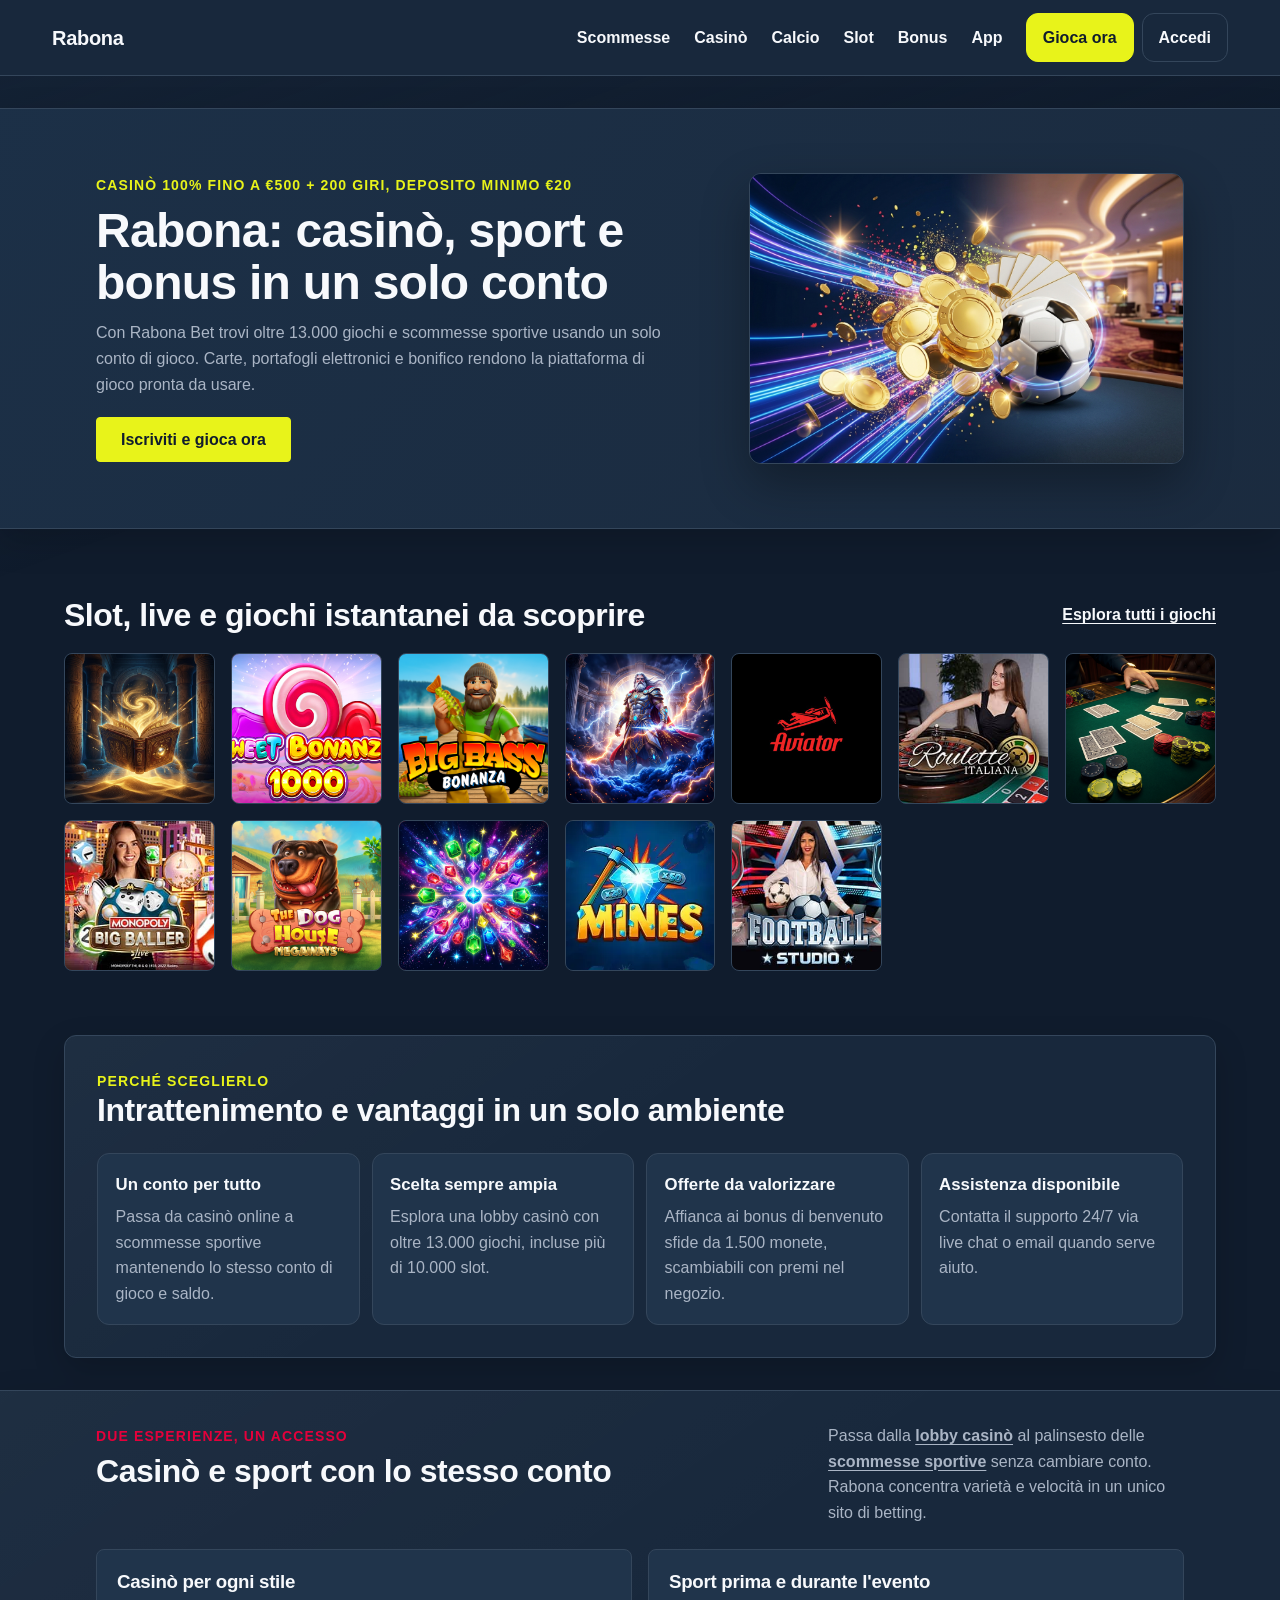
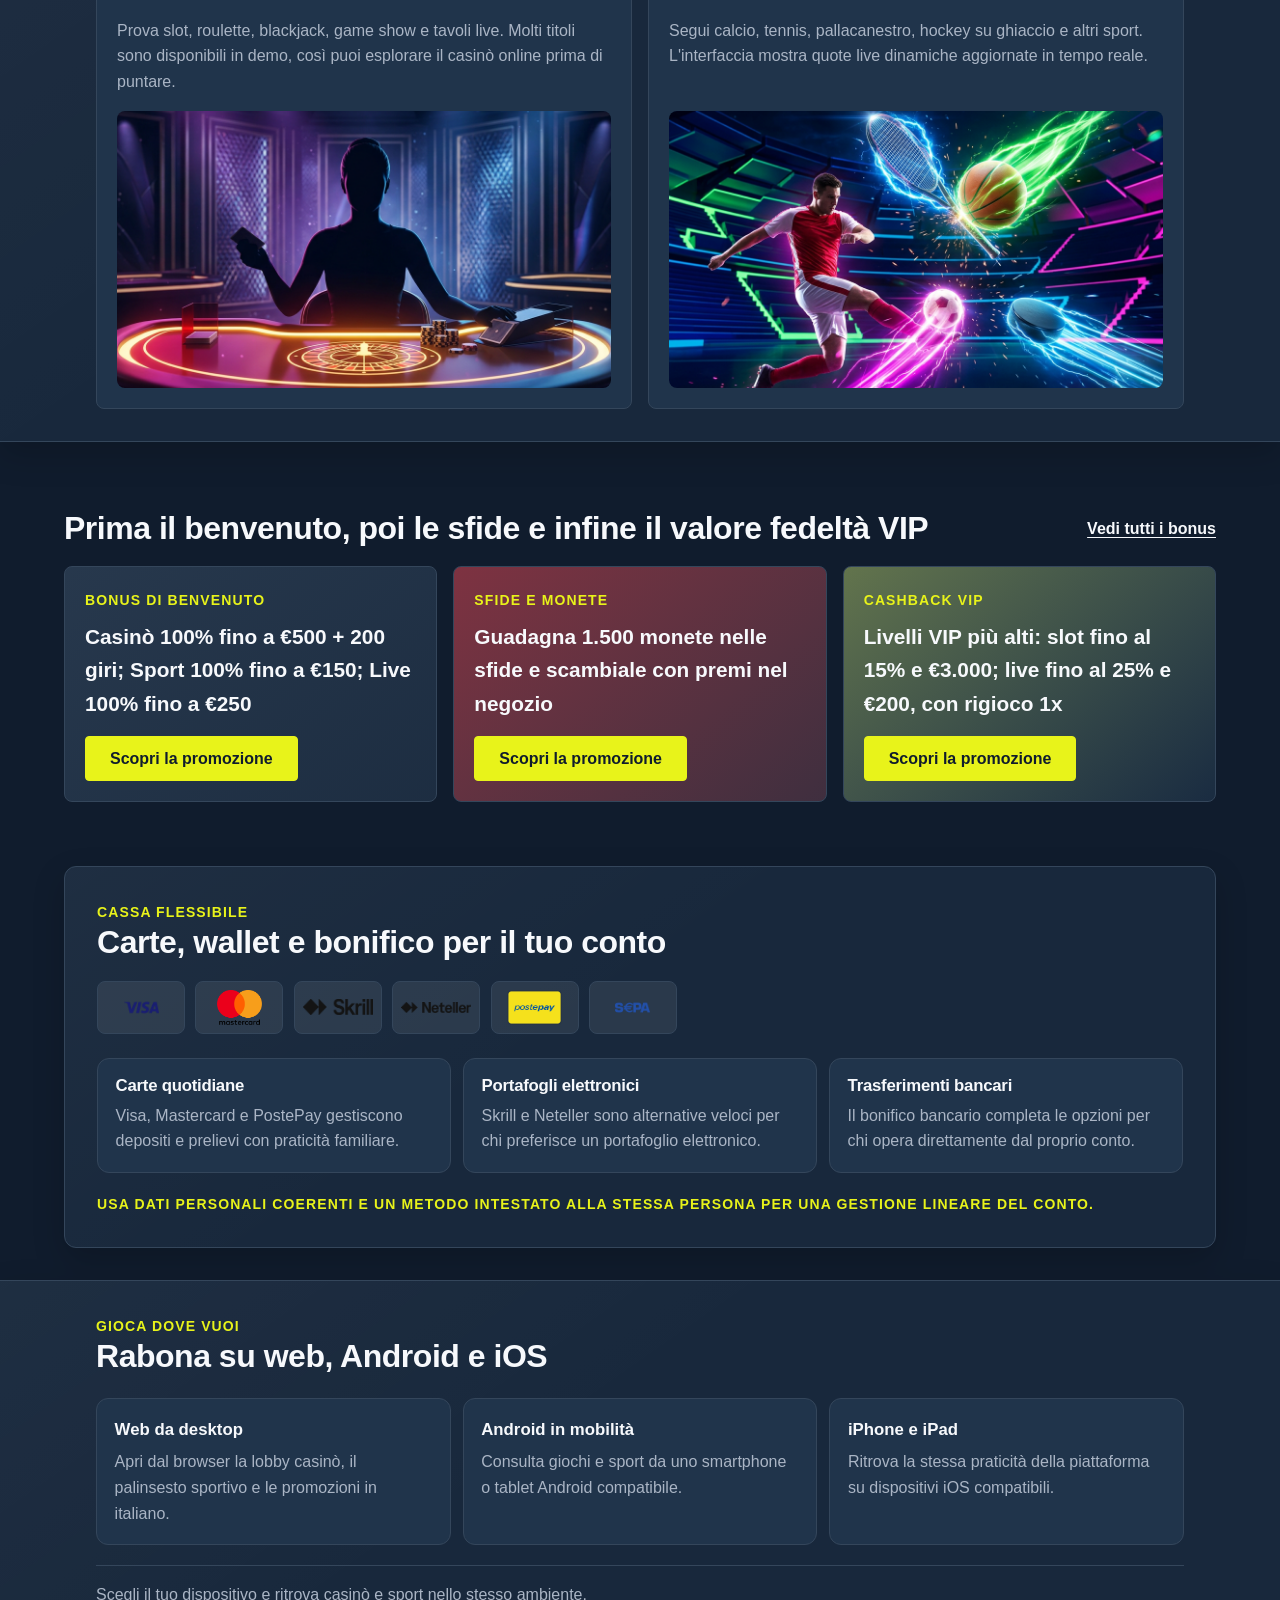
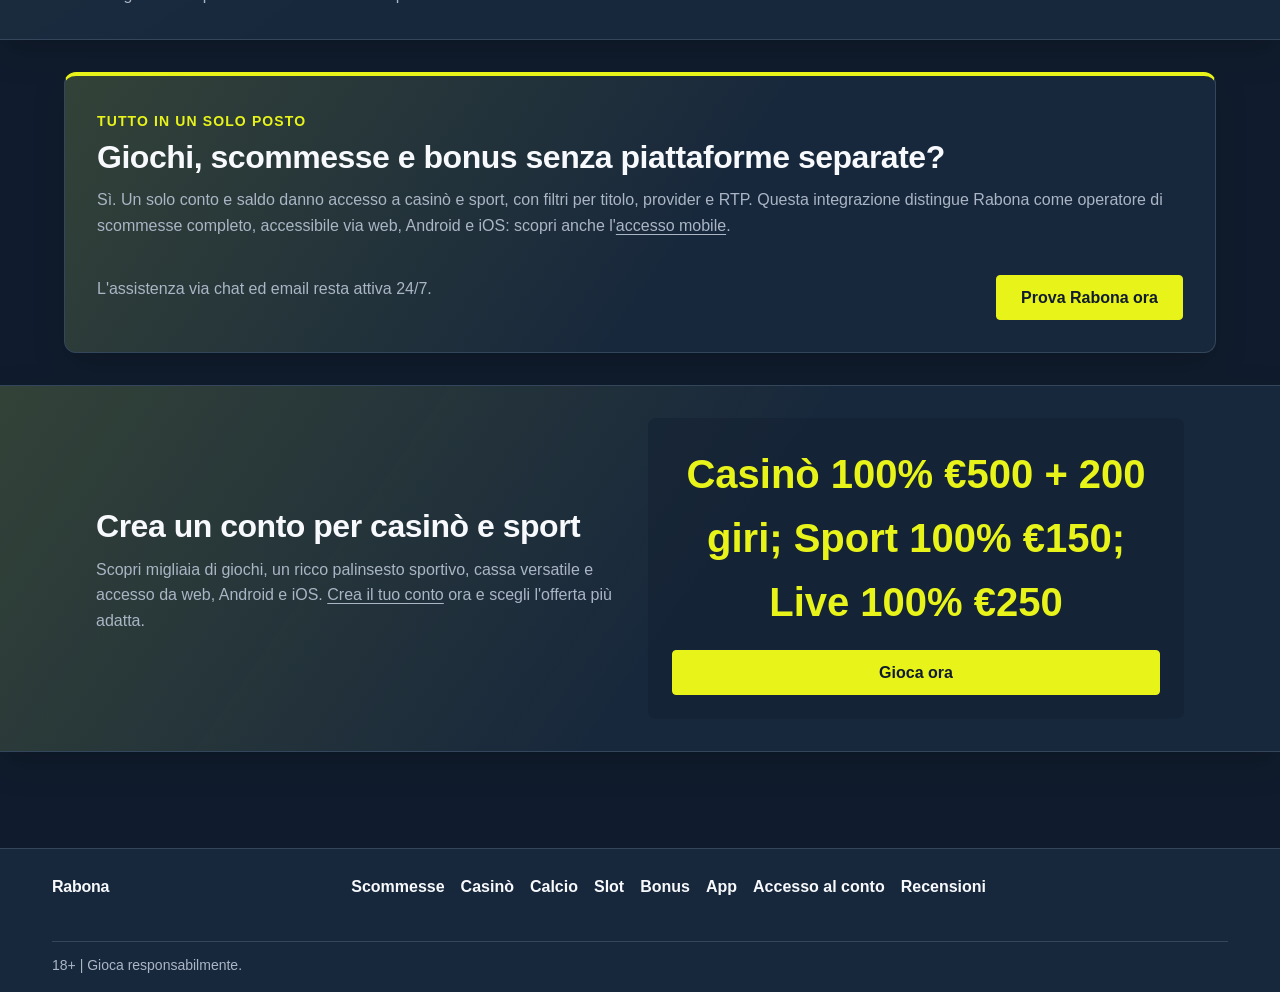
<file: index.html>
<!doctype html><!-- page route="/" -->

<html lang="it">
<head>
  <meta charset="utf-8">
  <meta name="viewport" content="width=device-width, initial-scale=1">
  <title>Rabona: casinò, sport e bonus in un solo conto</title>
  <link rel="stylesheet" href="/site.css">
<meta name="description" content="Scopri rabona bet: su Rabona trovi bonus casinò fino a €500 più 200 giri, bonus sport fino a €150, migliaia di giochi e un conto unico."><link rel="canonical" href="https://rabonaita.com/"><link rel="icon" type="image/svg+xml" href="/favicon.svg"><meta property="og:title" content="Rabona: casinò, sport e bonus in un solo conto"><meta property="og:description" content="Scopri rabona bet: su Rabona trovi bonus casinò fino a €500 più 200 giri, bonus sport fino a €150, migliaia di giochi e un conto unico."><meta property="og:url" content="https://rabonaita.com/"><meta property="og:image" content="https://rabonaita.com/og.svg"><meta property="og:type" content="website"><meta property="og:locale" content="it_IT"><meta property="og:site_name" content="Rabona"><meta name="twitter:card" content="summary_large_image"><script type="application/ld+json">{"@context":"https://schema.org","@graph":[{"@type":"WebSite","name":"Rabona: casinò, sport e bonus in un solo conto","url":"https://rabonaita.com/","description":"Scopri rabona bet: su Rabona trovi bonus casinò fino a €500 più 200 giri, bonus sport fino a €150, migliaia di giochi e un conto unico.","inLanguage":"it"},{"@type":"BreadcrumbList","itemListElement":[{"@type":"ListItem","position":1,"name":"Rabona: casinò, sport e bonus in un solo conto","item":"https://rabonaita.com/"}]}]}</script></head>
<body>
  <header class="ci-head">
  <a class="ci-brand" href="/">Rabona</a>
  <nav class="ci-nav" aria-label="Rabona">
    <a href="/scommesse/">Scommesse</a><a href="/casino/">Casinò</a><a href="/calcio/">Calcio</a><a href="/slot/">Slot</a><a href="/bonus/">Bonus</a><a href="/app/">App</a>
  </nav>
  <div class="ci-actions"><a href="http://api.rabonaita.com/" rel="sponsored nofollow noopener" target="_blank">Gioca ora</a><a href="http://api.rabonaita.com/" rel="sponsored nofollow noopener" target="_blank">Accedi</a></div>
</header>
  <main>
    <!-- block:start instance="block-7aa34415" block="home.offer-hero" -->
<section class="pc pc-offer-hero pc-band"><div><small>Casinò 100% fino a €500 + 200 giri, deposito minimo €20</small><h1>Rabona: casinò, sport e bonus in un solo conto</h1><p>Con Rabona Bet trovi oltre 13.000 giochi e scommesse sportive usando un solo conto di gioco. Carte, portafogli elettronici e bonifico rendono la piattaforma di gioco pronta da usare.</p><a class="pc-action" href="http://api.rabonaita.com/" rel="sponsored nofollow noopener" target="_blank">Iscriviti e gioca ora</a></div><figure class="pc-offer-hero-art"><img src="assets/block-7aa34415-hero-image-0.jpg" alt="Promotional hero visual showcasing the welcome offer experience" width="1264" height="848"></figure></section>

<!-- block:end instance="block-7aa34415" -->
<!-- block:start instance="block-3b098595" block="home.game-carousel" -->
<section class="pc pc-game-carousel pc-flush"><header><strong>Slot, live e giochi istantanei da scoprire</strong><a href="http://api.rabonaita.com/" rel="sponsored nofollow noopener" target="_blank">Esplora tutti i giochi</a></header><div class="pc-game-tiles"><a href="http://api.rabonaita.com/" aria-label="Book of Dead, slot classica" rel="sponsored nofollow noopener" target="_blank"><figure class="pc-game-tile-art"><img src="assets/block-3b098595-game-art-0.jpg" alt="Game artwork thumbnail for each carousel game, matching the games list order" width="1024" height="1024"></figure></a><a href="http://api.rabonaita.com/" aria-label="Sweet Bonanza 1000, slot a cascata" rel="sponsored nofollow noopener" target="_blank"><figure class="pc-game-tile-art"><img src="assets/block-3b098595-game-art-1.jpg" alt="Sweet Bonanza 1000" width="400" height="254"></figure></a><a href="http://api.rabonaita.com/" aria-label="Big Bass Bonanza, slot a tema pesca" rel="sponsored nofollow noopener" target="_blank"><figure class="pc-game-tile-art"><img src="assets/block-3b098595-game-art-2.png" alt="Big Bass Bonanza" width="325" height="234"></figure></a><a href="http://api.rabonaita.com/" aria-label="Gates of Olympus, slot mitologica" rel="sponsored nofollow noopener" target="_blank"><figure class="pc-game-tile-art"><img src="assets/block-3b098595-game-art-3.jpg" alt="Game artwork thumbnail for each carousel game, matching the games list order" width="1024" height="1024"></figure></a><a href="http://api.rabonaita.com/" aria-label="Aviator, crash game" rel="sponsored nofollow noopener" target="_blank"><figure class="pc-game-tile-art"><img src="assets/block-3b098595-game-art-4.jpg" alt="Aviator" width="512" height="512"></figure></a><a href="http://api.rabonaita.com/" aria-label="Roulette Italiana, roulette" rel="sponsored nofollow noopener" target="_blank"><figure class="pc-game-tile-art"><img src="assets/block-3b098595-game-art-5.jpg" alt="Roulette Italiana" width="256" height="256"></figure></a><a href="http://api.rabonaita.com/" aria-label="Blackjacklobby, blackjack" rel="sponsored nofollow noopener" target="_blank"><figure class="pc-game-tile-art"><img src="assets/block-3b098595-game-art-6.png" alt="Game artwork thumbnail for each carousel game, matching the games list order" width="1024" height="1024"></figure></a><a href="http://api.rabonaita.com/" aria-label="Monopoly Big Baller, game show live" rel="sponsored nofollow noopener" target="_blank"><figure class="pc-game-tile-art"><img src="assets/block-3b098595-game-art-7.jpg" alt="Monopoly Big Baller" width="256" height="256"></figure></a><a href="http://api.rabonaita.com/" aria-label="Dog House Megaways, slot Megaways" rel="sponsored nofollow noopener" target="_blank"><figure class="pc-game-tile-art"><img src="assets/block-3b098595-game-art-8.png" alt="Dog House Megaways" width="325" height="234"></figure></a><a href="http://api.rabonaita.com/" aria-label="Starburst, slot classica" rel="sponsored nofollow noopener" target="_blank"><figure class="pc-game-tile-art"><img src="assets/block-3b098595-game-art-9.png" alt="Game artwork thumbnail for each carousel game, matching the games list order" width="1024" height="1024"></figure></a><a href="http://api.rabonaita.com/" aria-label="Mines, gioco istantaneo" rel="sponsored nofollow noopener" target="_blank"><figure class="pc-game-tile-art"><img src="assets/block-3b098595-game-art-10.webp" alt="Mines" width="279" height="400"></figure></a><a href="http://api.rabonaita.com/" aria-label="Football Studio, gioco live a tema calcio" rel="sponsored nofollow noopener" target="_blank"><figure class="pc-game-tile-art"><img src="assets/block-3b098595-game-art-11.jpg" alt="Football Studio" width="256" height="256"></figure></a></div></section>

<!-- block:end instance="block-3b098595" -->
<!-- block:start instance="block-c31da390" block="summary.strength-cards" -->
<section class="pc pc-strength-cards"><header><div><small>Perché sceglierlo</small><h2>Intrattenimento e vantaggi in un solo ambiente</h2></div></header><ul class="pc-card-grid"><li><strong>Un conto per tutto</strong><span>Passa da casinò online a scommesse sportive mantenendo lo stesso conto di gioco e saldo.</span></li><li><strong>Scelta sempre ampia</strong><span>Esplora una lobby casinò con oltre 13.000 giochi, incluse più di 10.000 slot.</span></li><li><strong>Offerte da valorizzare</strong><span>Affianca ai bonus di benvenuto sfide da 1.500 monete, scambiabili con premi nel negozio.</span></li><li><strong>Assistenza disponibile</strong><span>Contatta il supporto 24/7 via live chat o email quando serve aiuto.</span></li></ul></section>

<!-- block:end instance="block-c31da390" -->
<!-- block:start instance="block-52618f45" block="narrative.split-section" -->
<section class="pc pc-split-section pc-band"><header><div><small>Due esperienze, un accesso</small><h2>Casinò e sport con lo stesso conto</h2></div><div><p>Passa dalla <a href="/casino/">lobby casinò</a> al palinsesto delle <a href="/scommesse/">scommesse sportive</a> senza cambiare conto. Rabona concentra varietà e velocità in un unico sito di betting.</p></div></header><div class="pc-text-columns"><article><h3>Casinò per ogni stile</h3><div><p>Prova slot, roulette, blackjack, game show e tavoli live. Molti titoli sono disponibili in demo, così puoi esplorare il casinò online prima di puntare.</p></div><figure class="pc-split-section-visual"><img src="assets/block-52618f45-visual-0.png" alt="Editorial visual supporting each narrative column" width="1024" height="1024"></figure></article><article><h3>Sport prima e durante l&#39;evento</h3><div><p>Segui calcio, tennis, pallacanestro, hockey su ghiaccio e altri sport. L&#39;interfaccia mostra quote live dinamiche aggiornate in tempo reale.</p></div><figure class="pc-split-section-visual"><img src="assets/block-52618f45-visual-1.png" alt="Editorial visual supporting each narrative column" width="1024" height="1024"></figure></article></div></section>

<!-- block:end instance="block-52618f45" -->
<!-- block:start instance="block-ae6d15da" block="home.promotion-rail" -->
<section class="pc pc-promotion-rail pc-flush"><header><strong>Prima il benvenuto, poi le sfide e infine il valore fedeltà VIP</strong><a href="/bonus/">Vedi tutti i bonus</a></header><div class="pc-campaigns"><article><small>Bonus di benvenuto</small><b>Casinò 100% fino a €500 + 200 giri; Sport 100% fino a €150; Live 100% fino a €250</b><a class="pc-action" href="http://api.rabonaita.com/" rel="sponsored nofollow noopener" target="_blank">Scopri la promozione</a></article><article><small>Sfide e monete</small><b>Guadagna 1.500 monete nelle sfide e scambiale con premi nel negozio</b><a class="pc-action" href="http://api.rabonaita.com/" rel="sponsored nofollow noopener" target="_blank">Scopri la promozione</a></article><article><small>Cashback VIP</small><b>Livelli VIP più alti: slot fino al 15% e €3.000; live fino al 25% e €200, con rigioco 1x</b><a class="pc-action" href="http://api.rabonaita.com/" rel="sponsored nofollow noopener" target="_blank">Scopri la promozione</a></article></div></section>

<!-- block:end instance="block-ae6d15da" -->
<!-- block:start instance="block-a1d2be9c" block="payments.method-groups" -->
<section class="pc pc-method-groups"><header><div><small>Cassa flessibile</small><h2>Carte, wallet e bonifico per il tuo conto</h2></div></header><ul class="pc-method-groups__marks"><li><img src="assets/block-a1d2be9c-payment-mark-0.png" alt="Visa" width="640" height="640" loading="lazy"></li><li><img src="assets/block-a1d2be9c-payment-mark-1.png" alt="Mastercard" width="640" height="497" loading="lazy"></li><li><img src="assets/block-a1d2be9c-payment-mark-2.png" alt="Skrill" width="640" height="143" loading="lazy"></li><li><img src="assets/block-a1d2be9c-payment-mark-3.png" alt="Neteller" width="640" height="100" loading="lazy"></li><li><img src="assets/block-a1d2be9c-payment-mark-4.png" alt="PostePay" width="640" height="405" loading="lazy"></li><li><img src="assets/block-a1d2be9c-payment-mark-5.png" alt="bonifico bancario" width="640" height="640" loading="lazy"></li></ul><div class="pc-card-grid pc-method-groups__groups"><article><h3>Carte quotidiane</h3><div><p>Visa, Mastercard e PostePay gestiscono depositi e prelievi con praticità familiare.</p></div></article><article><h3>Portafogli elettronici</h3><div><p>Skrill e Neteller sono alternative veloci per chi preferisce un portafoglio elettronico.</p></div></article><article><h3>Trasferimenti bancari</h3><div><p>Il bonifico bancario completa le opzioni per chi opera direttamente dal proprio conto.</p></div></article></div><footer><small>Usa dati personali coerenti e un metodo intestato alla stessa persona per una gestione lineare del conto.</small></footer></section>

<!-- block:end instance="block-a1d2be9c" -->
<!-- block:start instance="block-4838c9dc" block="guidance.platform-cards" -->
<section class="pc pc-platform-cards pc-band"><header><div><small>Gioca dove vuoi</small><h2>Rabona su web, Android e iOS</h2></div></header><ul class="pc-card-grid"><li><strong>Web da desktop</strong><span>Apri dal browser la lobby casinò, il palinsesto sportivo e le promozioni in italiano.</span></li><li><strong>Android in mobilità</strong><span>Consulta giochi e sport da uno smartphone o tablet Android compatibile.</span></li><li><strong>iPhone e iPad</strong><span>Ritrova la stessa praticità della piattaforma su dispositivi iOS compatibili.</span></li></ul><p class="pc-platform-cards__summary">Scegli il tuo dispositivo e ritrova casinò e sport nello stesso ambiente.</p></section>

<!-- block:end instance="block-4838c9dc" -->
<!-- block:start instance="block-6613d8d9" block="conversion.objection-answer" -->
<section class="pc pc-objection-answer"><small>Tutto in un solo posto</small><h2>Giochi, scommesse e bonus senza piattaforme separate?</h2><div><p>Sì. Un solo conto e saldo danno accesso a casinò e sport, con filtri per titolo, provider e RTP. Questa integrazione distingue Rabona come operatore di scommesse completo, accessibile via web, Android e iOS: scopri anche l&#39;<a href="/app/">accesso mobile</a>.</p></div><footer><span>L&#39;assistenza via chat ed email resta attiva 24/7.</span><a class="pc-action" href="http://api.rabonaita.com/" rel="sponsored nofollow noopener" target="_blank">Prova Rabona ora</a></footer></section>

<!-- block:end instance="block-6613d8d9" -->
<!-- block:start instance="block-8ef4b145" block="conversion.closing-cta" -->
<section class="pc pc-closing-cta pc-band"><div><h2>Crea un conto per casinò e sport</h2><div><p>Scopri migliaia di giochi, un ricco palinsesto sportivo, cassa versatile e accesso da web, Android e iOS. <a href="/accesso/">Crea il tuo conto</a> ora e scegli l&#39;offerta più adatta.</p></div></div><aside><strong>Casinò 100% €500 + 200 giri; Sport 100% €150; Live 100% €250</strong><a class="pc-action" href="http://api.rabonaita.com/" rel="sponsored nofollow noopener" target="_blank">Gioca ora</a></aside></section>

<!-- block:end instance="block-8ef4b145" -->
  </main>
  <footer class="fl-foot">
  <div class="fl-inner">
    <strong>Rabona</strong>
    <nav aria-label="Rabona"><a href="/scommesse/">Scommesse</a><a href="/casino/">Casinò</a><a href="/calcio/">Calcio</a><a href="/slot/">Slot</a><a href="/bonus/">Bonus</a><a href="/app/">App</a><a href="/accesso/">Accesso al conto</a><a href="/recensioni/">Recensioni</a></nav>
    <p>18+ | Gioca responsabilmente.</p>
  </div>
</footer>
</body>
</html>
</file>
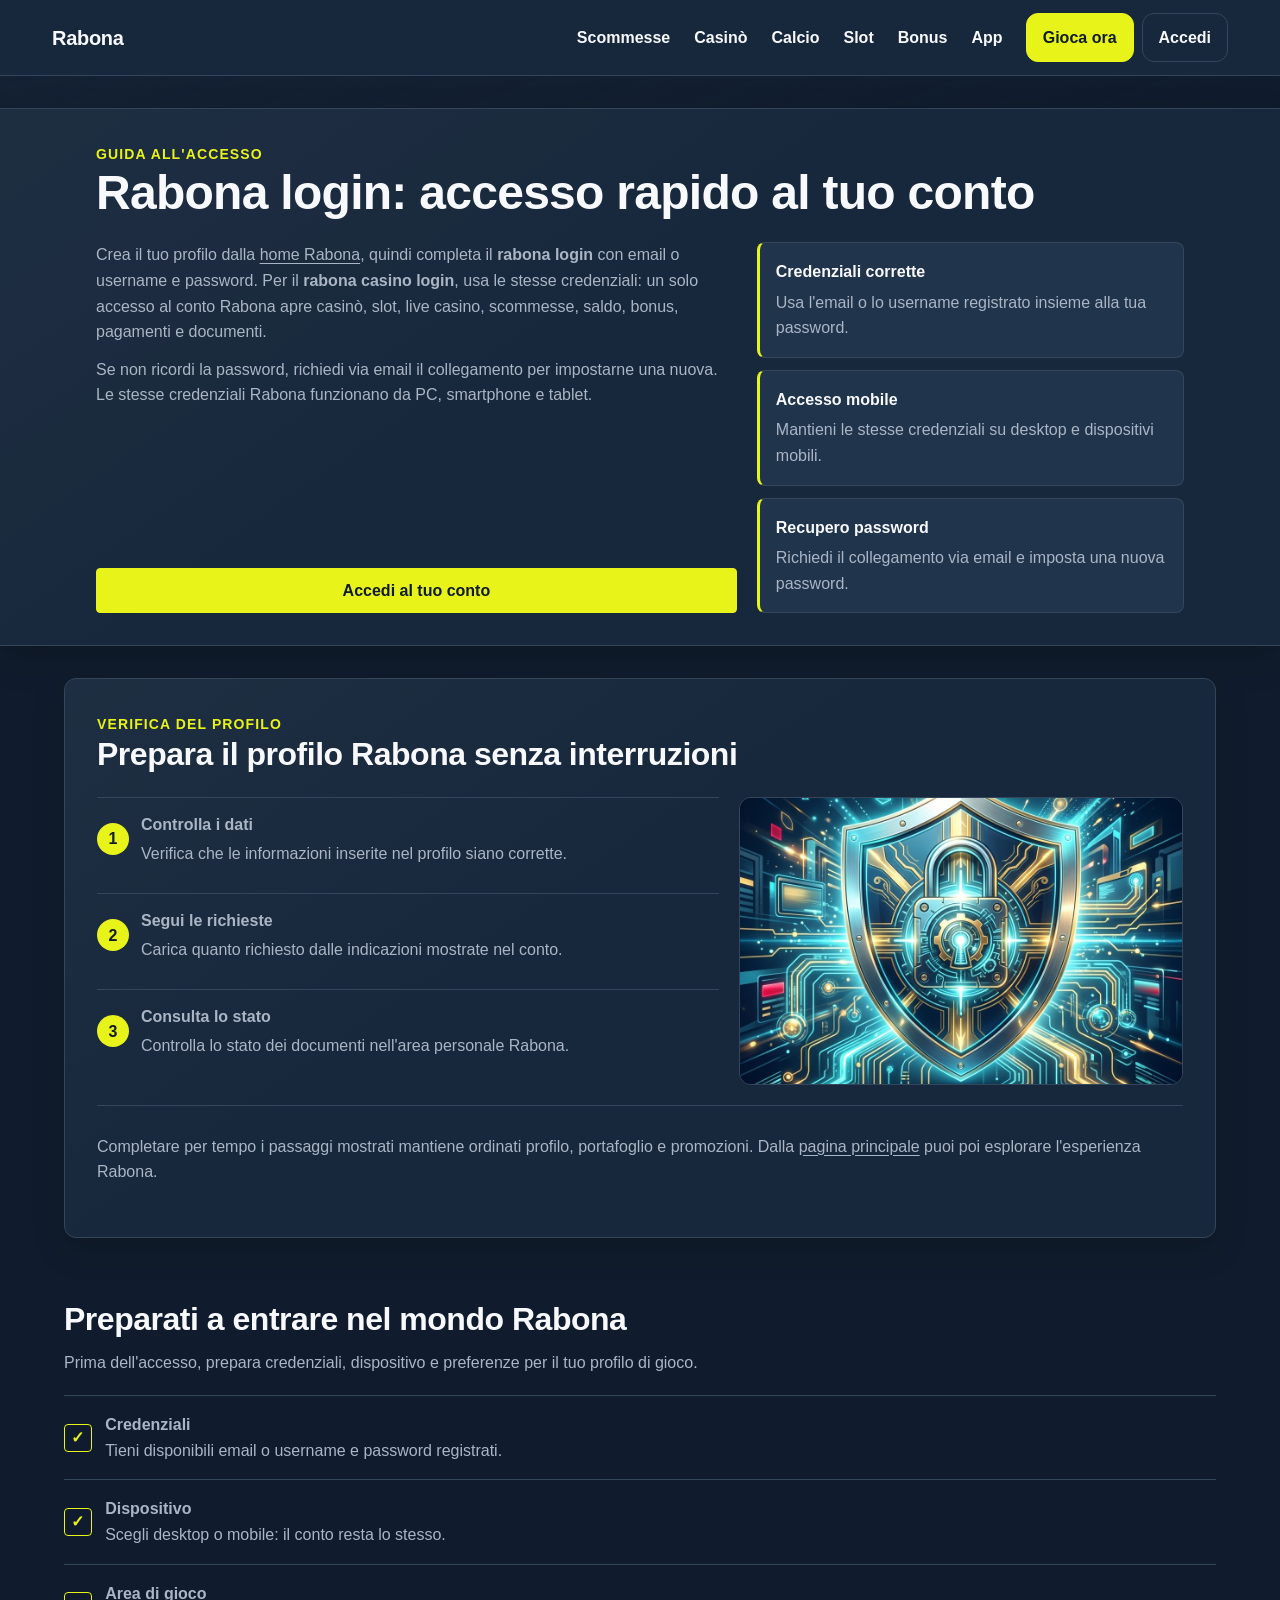
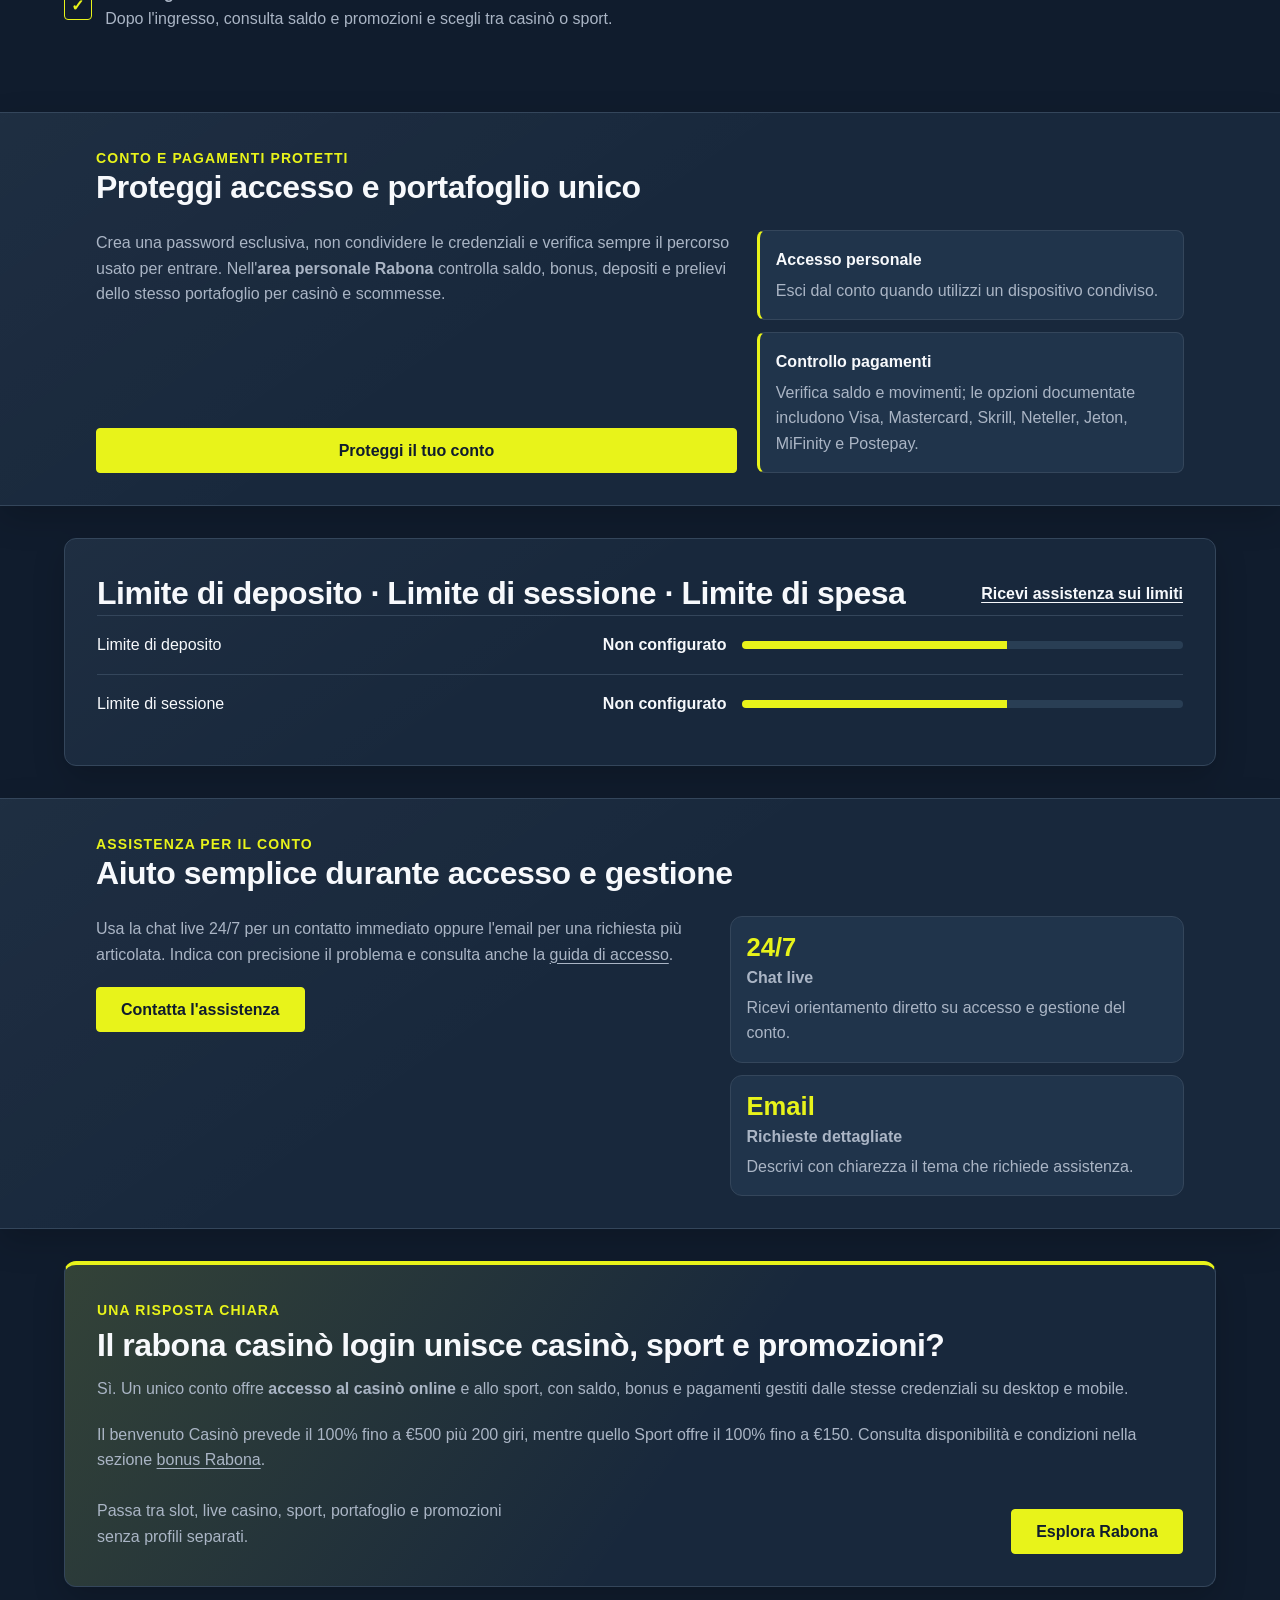
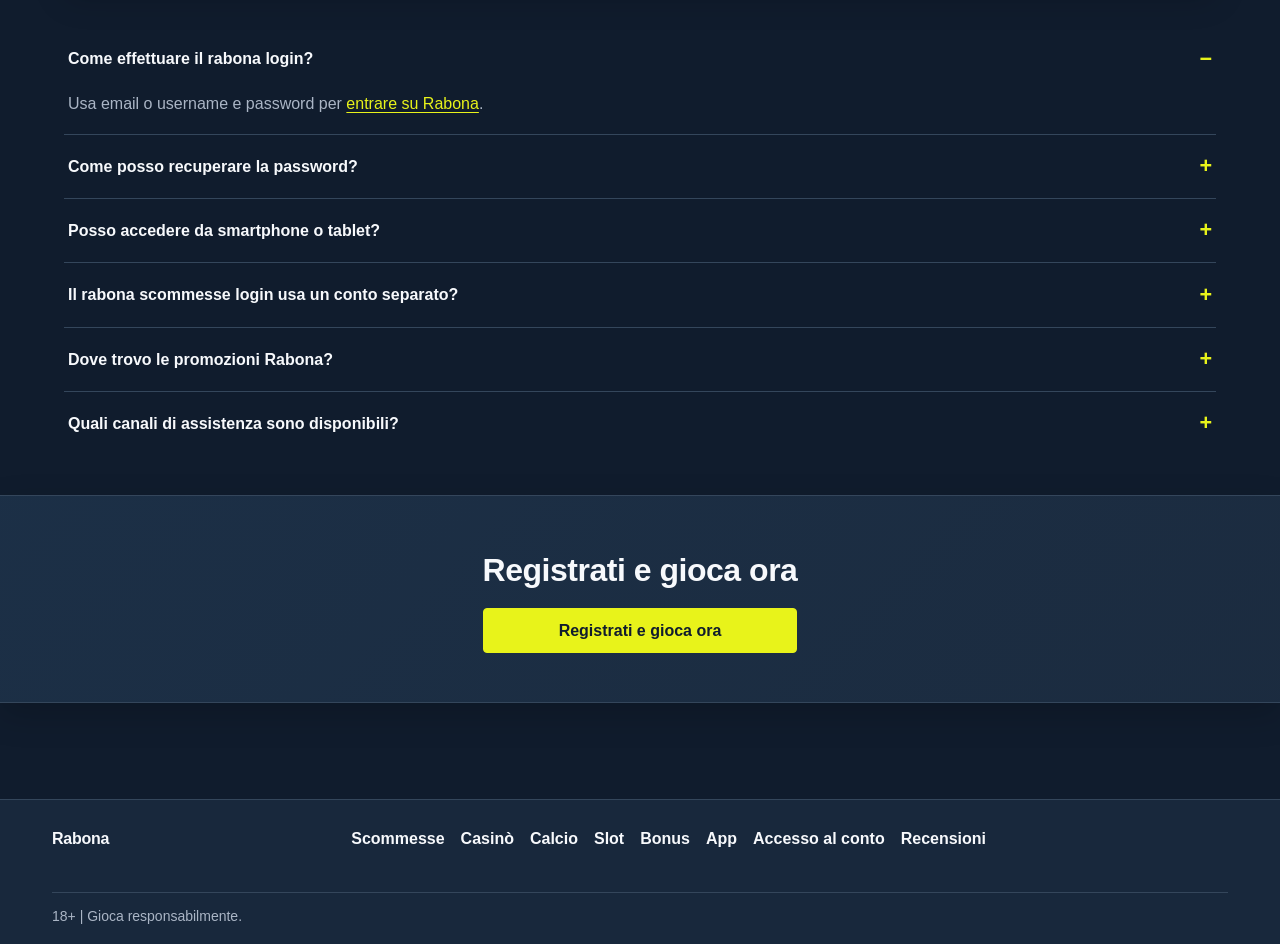
<file: accesso/index.html>
<!doctype html><!-- page route="/accesso/" -->

<html lang="it">
<head>
  <meta charset="utf-8">
  <meta name="viewport" content="width=device-width, initial-scale=1">
  <title>Rabona login: accesso rapido al tuo conto</title>
  <link rel="stylesheet" href="/site.css">
<meta name="description" content="Scopri come usare rabona login e rabona casino login per entrare nel tuo conto, gestire bonus, giochi, scommesse e pagamenti da ogni dispositivo."><link rel="canonical" href="https://rabonaita.com/accesso/"><link rel="icon" type="image/svg+xml" href="/favicon.svg"><meta property="og:title" content="Rabona login: accesso rapido al tuo conto"><meta property="og:description" content="Scopri come usare rabona login e rabona casino login per entrare nel tuo conto, gestire bonus, giochi, scommesse e pagamenti da ogni dispositivo."><meta property="og:url" content="https://rabonaita.com/accesso/"><meta property="og:image" content="https://rabonaita.com/og.svg"><meta property="og:type" content="website"><meta property="og:locale" content="it_IT"><meta property="og:site_name" content="Rabona"><meta name="twitter:card" content="summary_large_image"><script type="application/ld+json">{"@context":"https://schema.org","@graph":[{"@type":"WebPage","name":"Rabona login: accesso rapido al tuo conto","url":"https://rabonaita.com/accesso/","description":"Scopri come usare rabona login e rabona casino login per entrare nel tuo conto, gestire bonus, giochi, scommesse e pagamenti da ogni dispositivo.","inLanguage":"it"},{"@type":"BreadcrumbList","itemListElement":[{"@type":"ListItem","position":1,"name":"Rabona","item":"https://rabonaita.com/"},{"@type":"ListItem","position":2,"name":"Rabona login: accesso rapido al tuo conto","item":"https://rabonaita.com/accesso/"}]}]}</script></head>
<body>
  <header class="ci-head">
  <a class="ci-brand" href="/">Rabona</a>
  <nav class="ci-nav" aria-label="Rabona">
    <a href="/scommesse/">Scommesse</a><a href="/casino/">Casinò</a><a href="/calcio/">Calcio</a><a href="/slot/">Slot</a><a href="/bonus/">Bonus</a><a href="/app/">App</a>
  </nav>
  <div class="ci-actions"><a href="http://api.rabonaita.com/" rel="sponsored nofollow noopener" target="_blank">Gioca ora</a><a href="http://api.rabonaita.com/" rel="sponsored nofollow noopener" target="_blank">Accedi</a></div>
</header>
  <main>
    <!-- block:start instance="block-c24b96be" block="guidance.access-guide" -->
<section class="pc pc-guide-panel pc-access-guide pc-band"><header><div><small>Guida all&#39;accesso</small><h1>Rabona login: accesso rapido al tuo conto</h1></div></header><div class="pc-guide-panel__grid"><div class="pc-guide-panel__body"><p>Crea il tuo profilo dalla <a href="/">home Rabona</a>, quindi completa il <strong>rabona login</strong> con email o username e password. Per il <strong>rabona casino login</strong>, usa le stesse credenziali: un solo accesso al conto Rabona apre casinò, slot, live casino, scommesse, saldo, bonus, pagamenti e documenti.</p>
<p>Se non ricordi la password, richiedi via email il collegamento per impostarne una nuova. Le stesse credenziali Rabona funzionano da PC, smartphone e tablet.</p><a class="pc-action" href="/accesso/">Accedi al tuo conto</a></div><ul class="pc-guide-panel__notes"><li><strong>Credenziali corrette</strong><span>Usa l&#39;email o lo username registrato insieme alla tua password.</span></li><li><strong>Accesso mobile</strong><span>Mantieni le stesse credenziali su desktop e dispositivi mobili.</span></li><li><strong>Recupero password</strong><span>Richiedi il collegamento via email e imposta una nuova password.</span></li></ul></div></section>

<!-- block:end instance="block-c24b96be" -->
<!-- block:start instance="block-c3e2e615" block="compliance.verification-steps" -->
<section class="pc pc-verification-steps"><header><div><small>Verifica del profilo</small><h2>Prepara il profilo Rabona senza interruzioni</h2></div></header><div class="pc-verification-steps__grid"><ol class="pc-verification-steps__steps"><li><b>1</b><span><strong>Controlla i dati</strong><span>Verifica che le informazioni inserite nel profilo siano corrette.</span></span></li><li><b>2</b><span><strong>Segui le richieste</strong><span>Carica quanto richiesto dalle indicazioni mostrate nel conto.</span></span></li><li><b>3</b><span><strong>Consulta lo stato</strong><span>Controlla lo stato dei documenti nell&#39;area personale Rabona.</span></span></li></ol><figure class="pc-verification-steps__visual"><img src="assets/block-c3e2e615-visual-0.jpg" alt="Editorial visual supporting the verification flow" width="1024" height="1024" loading="lazy"></figure></div><div class="pc-verification-steps__rationale"><p>Completare per tempo i passaggi mostrati mantiene ordinati profilo, portafoglio e promozioni. Dalla <a href="/">pagina principale</a> puoi poi esplorare l&#39;esperienza Rabona.</p></div></section>

<!-- block:end instance="block-c3e2e615" -->
<!-- block:start instance="block-98d0cfd3" block="guidance.checklist" -->
<section class="pc pc-checklist pc-flush"><header><h2>Preparati a entrare nel mondo Rabona</h2><p>Prima dell&#39;accesso, prepara credenziali, dispositivo e preferenze per il tuo profilo di gioco.</p></header><ul><li><strong>Credenziali</strong><span>Tieni disponibili email o username e password registrati.</span></li><li><strong>Dispositivo</strong><span>Scegli desktop o mobile: il conto resta lo stesso.</span></li><li><strong>Area di gioco</strong><span>Dopo l&#39;ingresso, consulta saldo e promozioni e scegli tra casinò o sport.</span></li></ul></section>

<!-- block:end instance="block-98d0cfd3" -->
<!-- block:start instance="block-272e4d1f" block="trust.account-security" -->
<section class="pc pc-guide-panel pc-account-security pc-band"><header><div><small>Conto e pagamenti protetti</small><h2>Proteggi accesso e portafoglio unico</h2></div></header><div class="pc-guide-panel__grid"><div class="pc-guide-panel__body"><p>Crea una password esclusiva, non condividere le credenziali e verifica sempre il percorso usato per entrare. Nell&#39;<strong>area personale Rabona</strong> controlla saldo, bonus, depositi e prelievi dello stesso portafoglio per casinò e scommesse.</p><a class="pc-action" href="/accesso/">Proteggi il tuo conto</a></div><ul class="pc-guide-panel__notes"><li><strong>Accesso personale</strong><span>Esci dal conto quando utilizzi un dispositivo condiviso.</span></li><li><strong>Controllo pagamenti</strong><span>Verifica saldo e movimenti; le opzioni documentate includono Visa, Mastercard, Skrill, Neteller, Jeton, MiFinity e Postepay.</span></li></ul></div></section>

<!-- block:end instance="block-272e4d1f" -->
<!-- block:start instance="block-67760b32" block="saferplay.limit-controls" -->
<section class="pc pc-limits"><header><strong>Limite di deposito · Limite di sessione · Limite di spesa</strong><a href="/accesso/">Ricevi assistenza sui limiti</a></header><div><label><span>Limite di deposito</span><b>Non configurato</b></label><i></i></div><div><label><span>Limite di sessione</span><b>Non configurato</b></label><i></i></div></section>

<!-- block:end instance="block-67760b32" -->
<!-- block:start instance="block-74dac8f5" block="support.channel-band" -->
<section class="pc pc-channel-band pc-band"><header><div><small>Assistenza per il conto</small><h2>Aiuto semplice durante accesso e gestione</h2></div></header><div class="pc-channel-band__grid"><div class="pc-channel-band__body"><p>Usa la chat live 24/7 per un contatto immediato oppure l&#39;email per una richiesta più articolata. Indica con precisione il problema e consulta anche la <a href="/accesso/">guida di accesso</a>.</p><div class="pc-channel-band__actions"><a class="pc-action" href="/accesso/">Contatta l&#39;assistenza</a></div></div><ul class="pc-channel-band__stats"><li><b>24/7</b><strong>Chat live</strong><span>Ricevi orientamento diretto su accesso e gestione del conto.</span></li><li><b>Email</b><strong>Richieste dettagliate</strong><span>Descrivi con chiarezza il tema che richiede assistenza.</span></li></ul></div></section>

<!-- block:end instance="block-74dac8f5" -->
<!-- block:start instance="block-84c91221" block="conversion.objection-answer" -->
<section class="pc pc-objection-answer"><small>Una risposta chiara</small><h2>Il rabona casinò login unisce casinò, sport e promozioni?</h2><div><p>Sì. Un unico conto offre <strong>accesso al casinò online</strong> e allo sport, con saldo, bonus e pagamenti gestiti dalle stesse credenziali su desktop e mobile.</p>
<p>Il benvenuto Casinò prevede il 100% fino a €500 più 200 giri, mentre quello Sport offre il 100% fino a €150. Consulta disponibilità e condizioni nella sezione <a href="/bonus/">bonus Rabona</a>.</p></div><footer><span>Passa tra slot, live casino, sport, portafoglio e promozioni senza profili separati.</span><a class="pc-action" href="http://api.rabonaita.com/" rel="sponsored nofollow noopener" target="_blank">Esplora Rabona</a></footer></section>

<!-- block:end instance="block-84c91221" -->
<!-- block:start instance="block-f06908bc" block="interaction.faq-accordion" -->
<section class="pc pc-faq pc-flush"><details name="pc-faq-Come effettuare il rabona login?" open><summary>Come effettuare il rabona login?</summary><div><p>Usa email o username e password per <a href="/accesso/">entrare su Rabona</a>.</p></div></details><details name="pc-faq-Come effettuare il rabona login?"><summary>Come posso recuperare la password?</summary><div><p>Richiedi il collegamento via email e imposta una nuova password.</p></div></details><details name="pc-faq-Come effettuare il rabona login?"><summary>Posso accedere da smartphone o tablet?</summary><div><p>Sì, le stesse credenziali funzionano su PC e nell&#39;esperienza <a href="/app/">mobile</a>.</p></div></details><details name="pc-faq-Come effettuare il rabona login?"><summary>Il rabona scommesse login usa un conto separato?</summary><div><p>No. Lo stesso account per le scommesse apre anche il <a href="/casino/">casinò</a> con saldo condiviso.</p></div></details><details name="pc-faq-Come effettuare il rabona login?"><summary>Dove trovo le promozioni Rabona?</summary><div><p>Dopo l&#39;accesso, consulta i <a href="/bonus/">bonus disponibili</a> e leggi le condizioni.</p></div></details><details name="pc-faq-Come effettuare il rabona login?"><summary>Quali canali di assistenza sono disponibili?</summary><div><p>Puoi utilizzare la chat live 24/7 oppure inviare una richiesta via email.</p></div></details></section>

<!-- block:end instance="block-f06908bc" -->
<!-- block:start instance="block-ee19a20a" block="conversion.primary-cta" -->
<section class="pc pc-primary-cta pc-band"><strong>Registrati e gioca ora</strong><a class="pc-action" href="http://api.rabonaita.com/" rel="sponsored nofollow noopener" target="_blank">Registrati e gioca ora</a></section>

<!-- block:end instance="block-ee19a20a" -->
  </main>
  <footer class="fl-foot">
  <div class="fl-inner">
    <strong>Rabona</strong>
    <nav aria-label="Rabona"><a href="/scommesse/">Scommesse</a><a href="/casino/">Casinò</a><a href="/calcio/">Calcio</a><a href="/slot/">Slot</a><a href="/bonus/">Bonus</a><a href="/app/">App</a><a href="/accesso/">Accesso al conto</a><a href="/recensioni/">Recensioni</a></nav>
    <p>18+ | Gioca responsabilmente.</p>
  </div>
</footer>
</body>
</html>
</file>
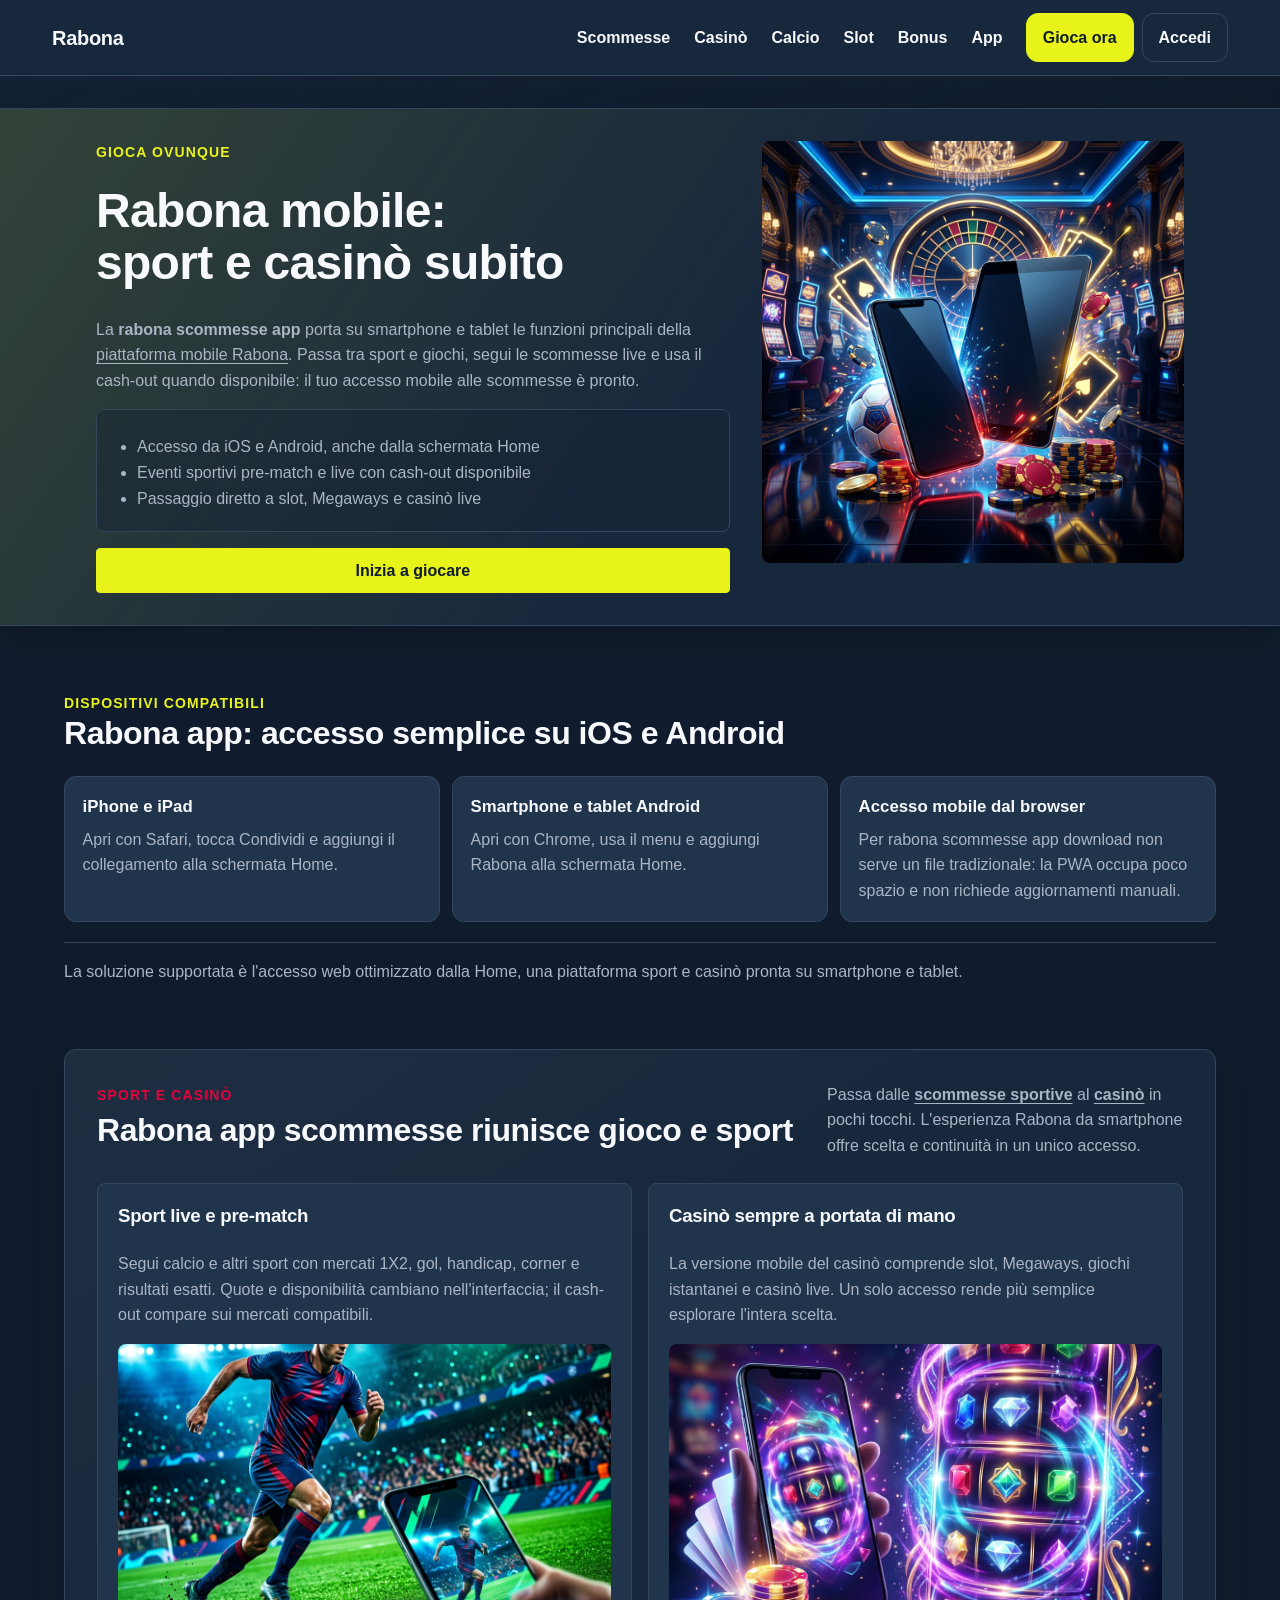
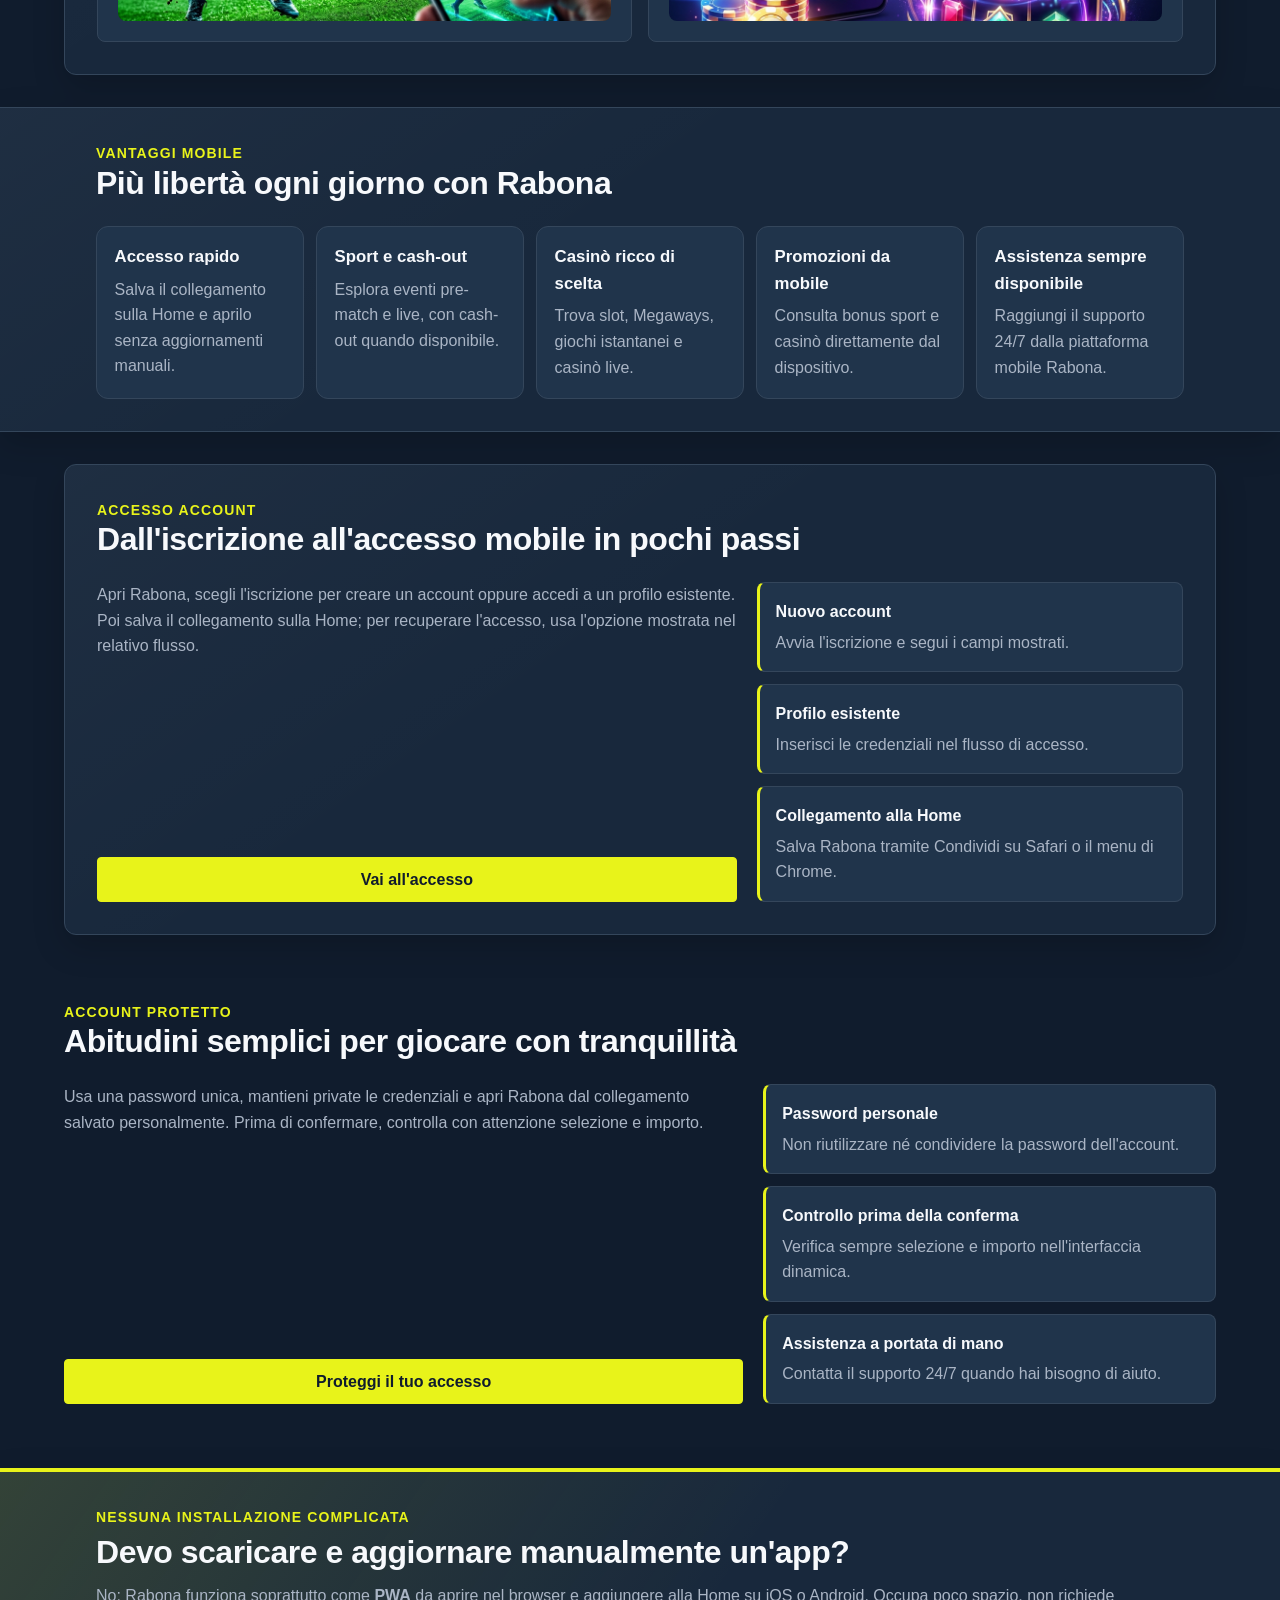
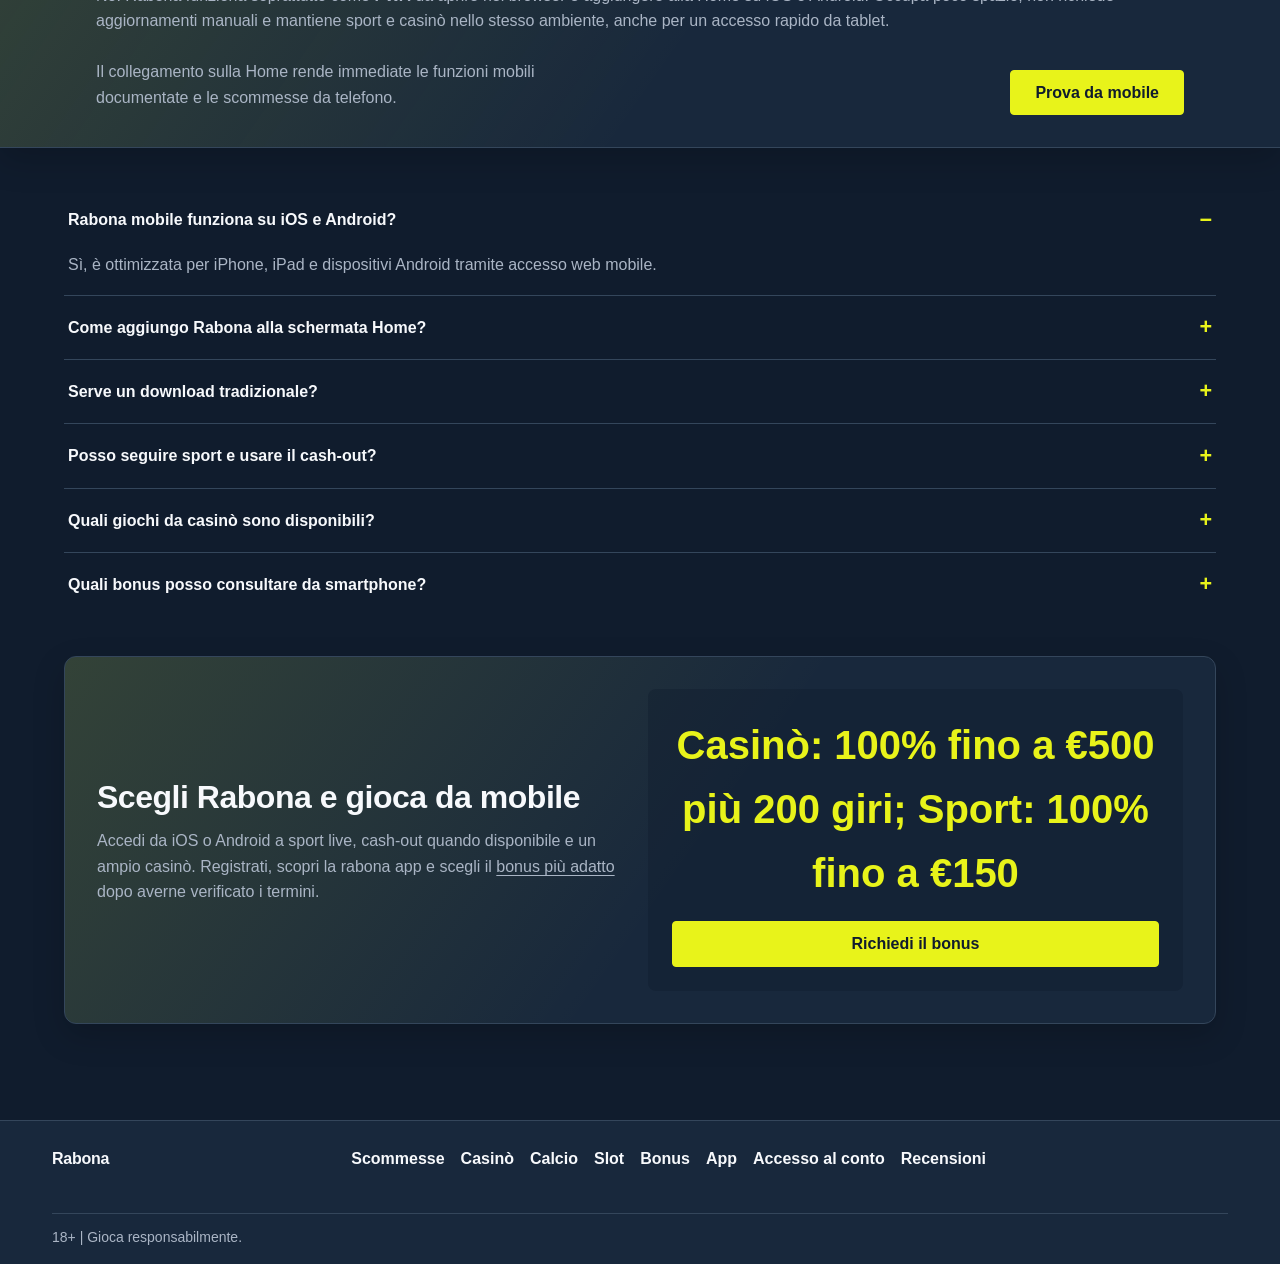
<file: app/index.html>
<!doctype html><!-- page route="/app/" -->

<html lang="it">
<head>
  <meta charset="utf-8">
  <meta name="viewport" content="width=device-width, initial-scale=1">
  <title>rabona mobile: app per scommesse e casinò</title>
  <link rel="stylesheet" href="/site.css">
<meta name="description" content="Scopri rabona mobile e la rabona scommesse app: accesso rapido da iOS e Android, sport live, cash-out, casinò e bonus fino a €500 più 200 giri."><link rel="canonical" href="https://rabonaita.com/app/"><link rel="icon" type="image/svg+xml" href="/favicon.svg"><meta property="og:title" content="rabona mobile: app per scommesse e casinò"><meta property="og:description" content="Scopri rabona mobile e la rabona scommesse app: accesso rapido da iOS e Android, sport live, cash-out, casinò e bonus fino a €500 più 200 giri."><meta property="og:url" content="https://rabonaita.com/app/"><meta property="og:image" content="https://rabonaita.com/og.svg"><meta property="og:type" content="website"><meta property="og:locale" content="it_IT"><meta property="og:site_name" content="Rabona"><meta name="twitter:card" content="summary_large_image"><script type="application/ld+json">{"@context":"https://schema.org","@graph":[{"@type":"WebPage","name":"rabona mobile: app per scommesse e casinò","url":"https://rabonaita.com/app/","description":"Scopri rabona mobile e la rabona scommesse app: accesso rapido da iOS e Android, sport live, cash-out, casinò e bonus fino a €500 più 200 giri.","inLanguage":"it"},{"@type":"BreadcrumbList","itemListElement":[{"@type":"ListItem","position":1,"name":"Rabona","item":"https://rabonaita.com/"},{"@type":"ListItem","position":2,"name":"rabona mobile: app per scommesse e casinò","item":"https://rabonaita.com/app/"}]}]}</script></head>
<body>
  <header class="ci-head">
  <a class="ci-brand" href="/">Rabona</a>
  <nav class="ci-nav" aria-label="Rabona">
    <a href="/scommesse/">Scommesse</a><a href="/casino/">Casinò</a><a href="/calcio/">Calcio</a><a href="/slot/">Slot</a><a href="/bonus/">Bonus</a><a href="/app/">App</a>
  </nav>
  <div class="ci-actions"><a href="http://api.rabonaita.com/" rel="sponsored nofollow noopener" target="_blank">Gioca ora</a><a href="http://api.rabonaita.com/" rel="sponsored nofollow noopener" target="_blank">Accedi</a></div>
</header>
  <main>
    <!-- block:start instance="block-d56f5b65" block="conversion.benefit-pitch" -->
<section class="pc pc-benefit-pitch pc-band"><div><small>Gioca ovunque</small><h1>Rabona mobile: sport e casinò subito</h1><div><p>La <strong>rabona scommesse app</strong> porta su smartphone e tablet le funzioni principali della <a href="/">piattaforma mobile Rabona</a>. Passa tra sport e giochi, segui le scommesse live e usa il cash-out quando disponibile: il tuo accesso mobile alle scommesse è pronto.</p></div><ul><li>Accesso da iOS e Android, anche dalla schermata Home</li><li>Eventi sportivi pre-match e live con cash-out disponibile</li><li>Passaggio diretto a slot, Megaways e casinò live</li></ul><a class="pc-action" href="http://api.rabonaita.com/" rel="sponsored nofollow noopener" target="_blank">Inizia a giocare</a></div><figure class="pc-benefit-pitch-visual"><img src="assets/block-d56f5b65-visual-0.png" alt="Promotional visual reinforcing the benefit pitch" width="1024" height="1024"></figure></section>

<!-- block:end instance="block-d56f5b65" -->
<!-- block:start instance="block-b848b9c0" block="guidance.platform-cards" -->
<section class="pc pc-platform-cards pc-flush"><header><div><small>Dispositivi compatibili</small><h2>Rabona app: accesso semplice su iOS e Android</h2></div></header><ul class="pc-card-grid"><li><strong>iPhone e iPad</strong><span>Apri con Safari, tocca Condividi e aggiungi il collegamento alla schermata Home.</span></li><li><strong>Smartphone e tablet Android</strong><span>Apri con Chrome, usa il menu e aggiungi Rabona alla schermata Home.</span></li><li><strong>Accesso mobile dal browser</strong><span>Per rabona scommesse app download non serve un file tradizionale: la PWA occupa poco spazio e non richiede aggiornamenti manuali.</span></li></ul><p class="pc-platform-cards__summary">La soluzione supportata è l&#39;accesso web ottimizzato dalla Home, una piattaforma sport e casinò pronta su smartphone e tablet.</p></section>

<!-- block:end instance="block-b848b9c0" -->
<!-- block:start instance="block-6a65af11" block="narrative.split-section" -->
<section class="pc pc-split-section"><header><div><small>Sport e casinò</small><h2>Rabona app scommesse riunisce gioco e sport</h2></div><div><p>Passa dalle <a href="/scommesse/">scommesse sportive</a> al <a href="/casino/">casinò</a> in pochi tocchi. L&#39;esperienza Rabona da smartphone offre scelta e continuità in un unico accesso.</p></div></header><div class="pc-text-columns"><article><h3>Sport live e pre-match</h3><div><p>Segui calcio e altri sport con mercati 1X2, gol, handicap, corner e risultati esatti. Quote e disponibilità cambiano nell&#39;interfaccia; il cash-out compare sui mercati compatibili.</p></div><figure class="pc-split-section-visual"><img src="assets/block-6a65af11-visual-0.png" alt="Editorial visual supporting each narrative column" width="1024" height="1024"></figure></article><article><h3>Casinò sempre a portata di mano</h3><div><p>La versione mobile del casinò comprende slot, Megaways, giochi istantanei e casinò live. Un solo accesso rende più semplice esplorare l&#39;intera scelta.</p></div><figure class="pc-split-section-visual"><img src="assets/block-6a65af11-visual-1.jpg" alt="Editorial visual supporting each narrative column" width="1024" height="1024"></figure></article></div></section>

<!-- block:end instance="block-6a65af11" -->
<!-- block:start instance="block-7330ec0c" block="summary.strength-cards" -->
<section class="pc pc-strength-cards pc-band"><header><div><small>Vantaggi mobile</small><h2>Più libertà ogni giorno con Rabona</h2></div></header><ul class="pc-card-grid"><li><strong>Accesso rapido</strong><span>Salva il collegamento sulla Home e aprilo senza aggiornamenti manuali.</span></li><li><strong>Sport e cash-out</strong><span>Esplora eventi pre-match e live, con cash-out quando disponibile.</span></li><li><strong>Casinò ricco di scelta</strong><span>Trova slot, Megaways, giochi istantanei e casinò live.</span></li><li><strong>Promozioni da mobile</strong><span>Consulta bonus sport e casinò direttamente dal dispositivo.</span></li><li><strong>Assistenza sempre disponibile</strong><span>Raggiungi il supporto 24/7 dalla piattaforma mobile Rabona.</span></li></ul></section>

<!-- block:end instance="block-7330ec0c" -->
<!-- block:start instance="block-8d86484a" block="guidance.access-guide" -->
<section class="pc pc-guide-panel pc-access-guide"><header><div><small>Accesso account</small><h2>Dall&#39;iscrizione all&#39;accesso mobile in pochi passi</h2></div></header><div class="pc-guide-panel__grid"><div class="pc-guide-panel__body"><p>Apri Rabona, scegli l&#39;iscrizione per creare un account oppure accedi a un profilo esistente. Poi salva il collegamento sulla Home; per recuperare l&#39;accesso, usa l&#39;opzione mostrata nel relativo flusso.</p><a class="pc-action" href="/accesso/">Vai all&#39;accesso</a></div><ul class="pc-guide-panel__notes"><li><strong>Nuovo account</strong><span>Avvia l&#39;iscrizione e segui i campi mostrati.</span></li><li><strong>Profilo esistente</strong><span>Inserisci le credenziali nel flusso di accesso.</span></li><li><strong>Collegamento alla Home</strong><span>Salva Rabona tramite Condividi su Safari o il menu di Chrome.</span></li></ul></div></section>

<!-- block:end instance="block-8d86484a" -->
<!-- block:start instance="block-adb4b74f" block="trust.account-security" -->
<section class="pc pc-guide-panel pc-account-security pc-flush"><header><div><small>Account protetto</small><h2>Abitudini semplici per giocare con tranquillità</h2></div></header><div class="pc-guide-panel__grid"><div class="pc-guide-panel__body"><p>Usa una password unica, mantieni private le credenziali e apri Rabona dal collegamento salvato personalmente. Prima di confermare, controlla con attenzione selezione e importo.</p><a class="pc-action" href="/accesso/">Proteggi il tuo accesso</a></div><ul class="pc-guide-panel__notes"><li><strong>Password personale</strong><span>Non riutilizzare né condividere la password dell&#39;account.</span></li><li><strong>Controllo prima della conferma</strong><span>Verifica sempre selezione e importo nell&#39;interfaccia dinamica.</span></li><li><strong>Assistenza a portata di mano</strong><span>Contatta il supporto 24/7 quando hai bisogno di aiuto.</span></li></ul></div></section>

<!-- block:end instance="block-adb4b74f" -->
<!-- block:start instance="block-510b0c7d" block="conversion.objection-answer" -->
<section class="pc pc-objection-answer pc-band"><small>Nessuna installazione complicata</small><h2>Devo scaricare e aggiornare manualmente un&#39;app?</h2><div><p>No: Rabona funziona soprattutto come <strong>PWA</strong> da aprire nel browser e aggiungere alla Home su iOS o Android. Occupa poco spazio, non richiede aggiornamenti manuali e mantiene sport e casinò nello stesso ambiente, anche per un accesso rapido da tablet.</p></div><footer><span>Il collegamento sulla Home rende immediate le funzioni mobili documentate e le scommesse da telefono.</span><a class="pc-action" href="http://api.rabonaita.com/" rel="sponsored nofollow noopener" target="_blank">Prova da mobile</a></footer></section>

<!-- block:end instance="block-510b0c7d" -->
<!-- block:start instance="block-ac89c54c" block="interaction.faq-accordion" -->
<section class="pc pc-faq pc-flush"><details name="pc-faq-Rabona mobile funziona su iOS e Android?" open><summary>Rabona mobile funziona su iOS e Android?</summary><div><p>Sì, è ottimizzata per iPhone, iPad e dispositivi Android tramite accesso web mobile.</p></div></details><details name="pc-faq-Rabona mobile funziona su iOS e Android?"><summary>Come aggiungo Rabona alla schermata Home?</summary><div><p>Su iOS usa Safari e Condividi; su Android apri Chrome e scegli l&#39;opzione dal menu.</p></div></details><details name="pc-faq-Rabona mobile funziona su iOS e Android?"><summary>Serve un download tradizionale?</summary><div><p>No. La soluzione è principalmente una <strong>PWA</strong> aggiungibile alla Home, senza aggiornamenti manuali.</p></div></details><details name="pc-faq-Rabona mobile funziona su iOS e Android?"><summary>Posso seguire sport e usare il cash-out?</summary><div><p>Sì, trovi eventi pre-match e live; il cash-out è disponibile solo sui mercati compatibili.</p></div></details><details name="pc-faq-Rabona mobile funziona su iOS e Android?"><summary>Quali giochi da casinò sono disponibili?</summary><div><p>Puoi esplorare slot, Megaways, giochi istantanei e casinò live.</p></div></details><details name="pc-faq-Rabona mobile funziona su iOS e Android?"><summary>Quali bonus posso consultare da smartphone?</summary><div><p>Il benvenuto Sport è del <strong>100% fino a €150</strong>; quello Casinò del <strong>100% fino a €500 più 200 giri</strong>. Consulta le <a href="/bonus/">offerte Rabona</a> e verifica i termini.</p></div></details></section>

<!-- block:end instance="block-ac89c54c" -->
<!-- block:start instance="block-7d88f111" block="conversion.closing-cta" -->
<section class="pc pc-closing-cta"><div><h2>Scegli Rabona e gioca da mobile</h2><div><p>Accedi da iOS o Android a sport live, cash-out quando disponibile e un ampio casinò. Registrati, scopri la rabona app e scegli il <a href="/bonus/">bonus più adatto</a> dopo averne verificato i termini.</p></div></div><aside><strong>Casinò: 100% fino a €500 più 200 giri; Sport: 100% fino a €150</strong><a class="pc-action" href="http://api.rabonaita.com/" rel="sponsored nofollow noopener" target="_blank">Richiedi il bonus</a></aside></section>

<!-- block:end instance="block-7d88f111" -->
  </main>
  <footer class="fl-foot">
  <div class="fl-inner">
    <strong>Rabona</strong>
    <nav aria-label="Rabona"><a href="/scommesse/">Scommesse</a><a href="/casino/">Casinò</a><a href="/calcio/">Calcio</a><a href="/slot/">Slot</a><a href="/bonus/">Bonus</a><a href="/app/">App</a><a href="/accesso/">Accesso al conto</a><a href="/recensioni/">Recensioni</a></nav>
    <p>18+ | Gioca responsabilmente.</p>
  </div>
</footer>
</body>
</html>
</file>
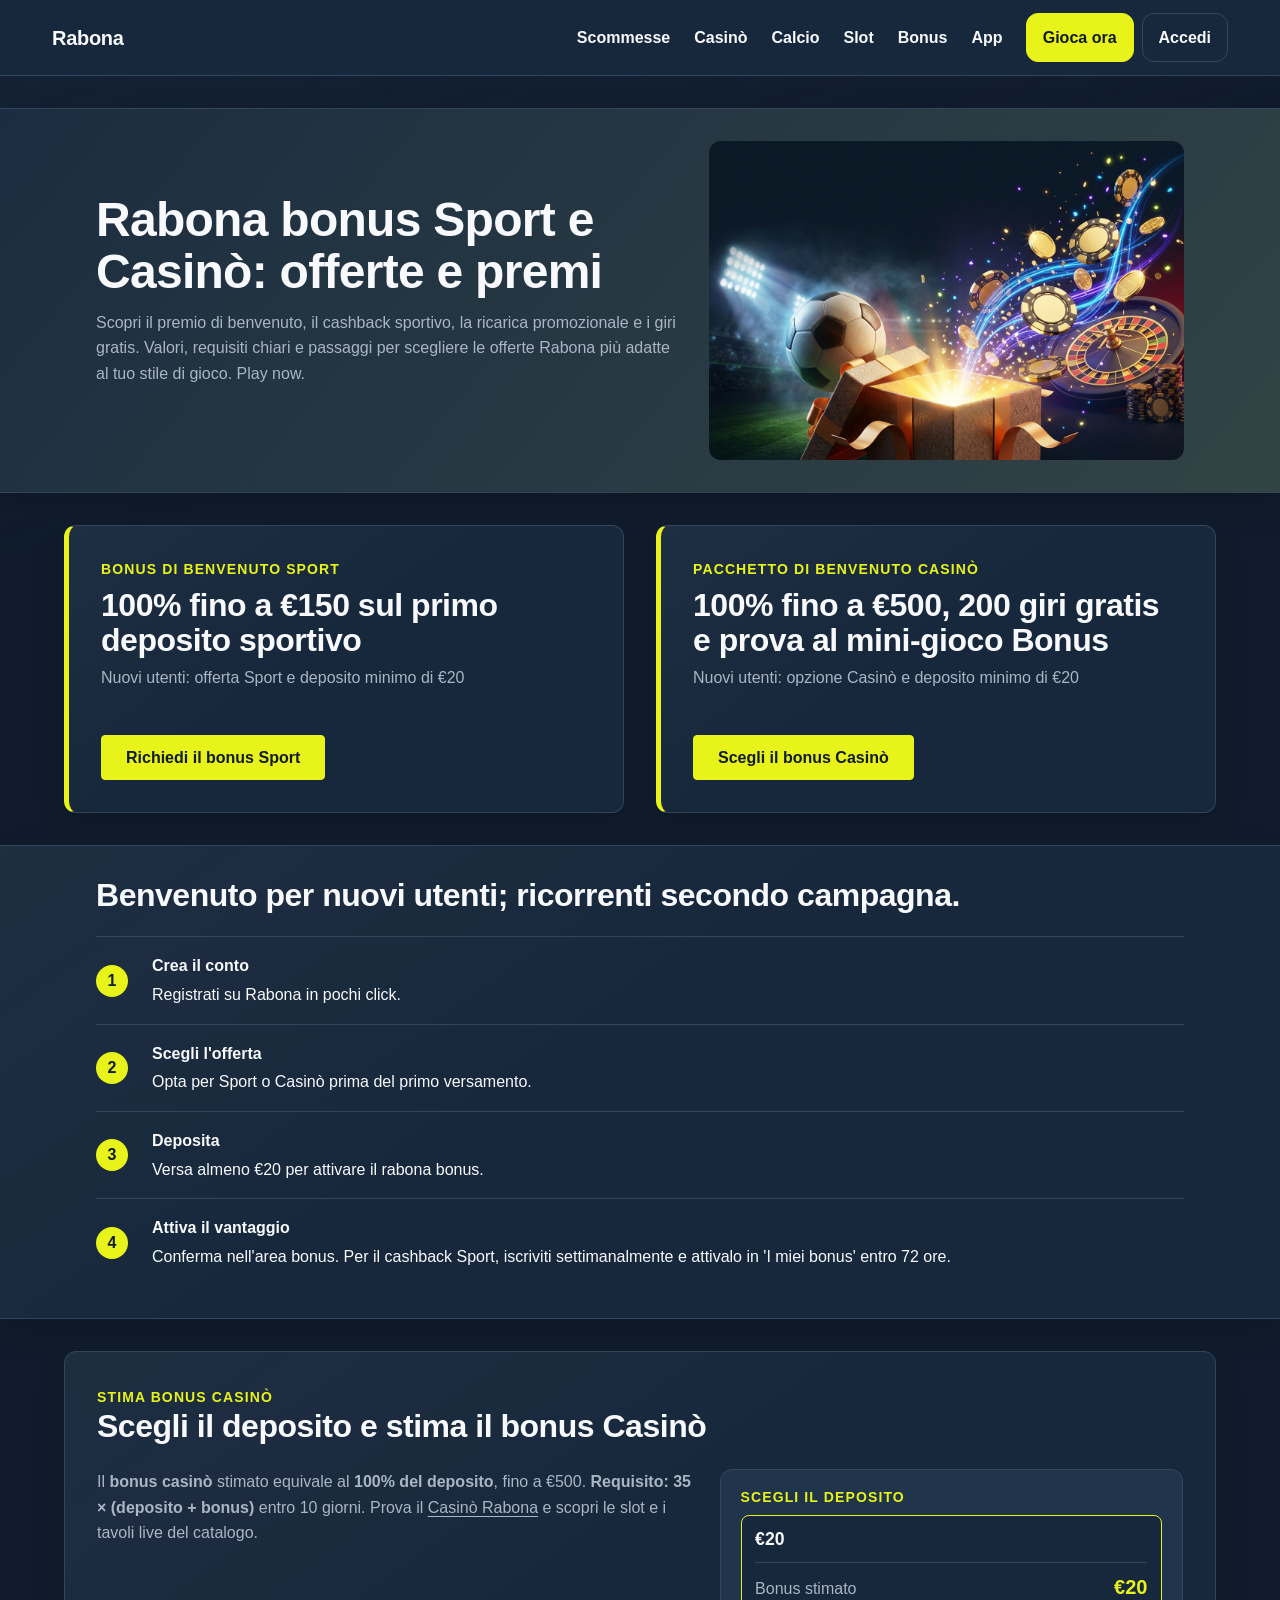
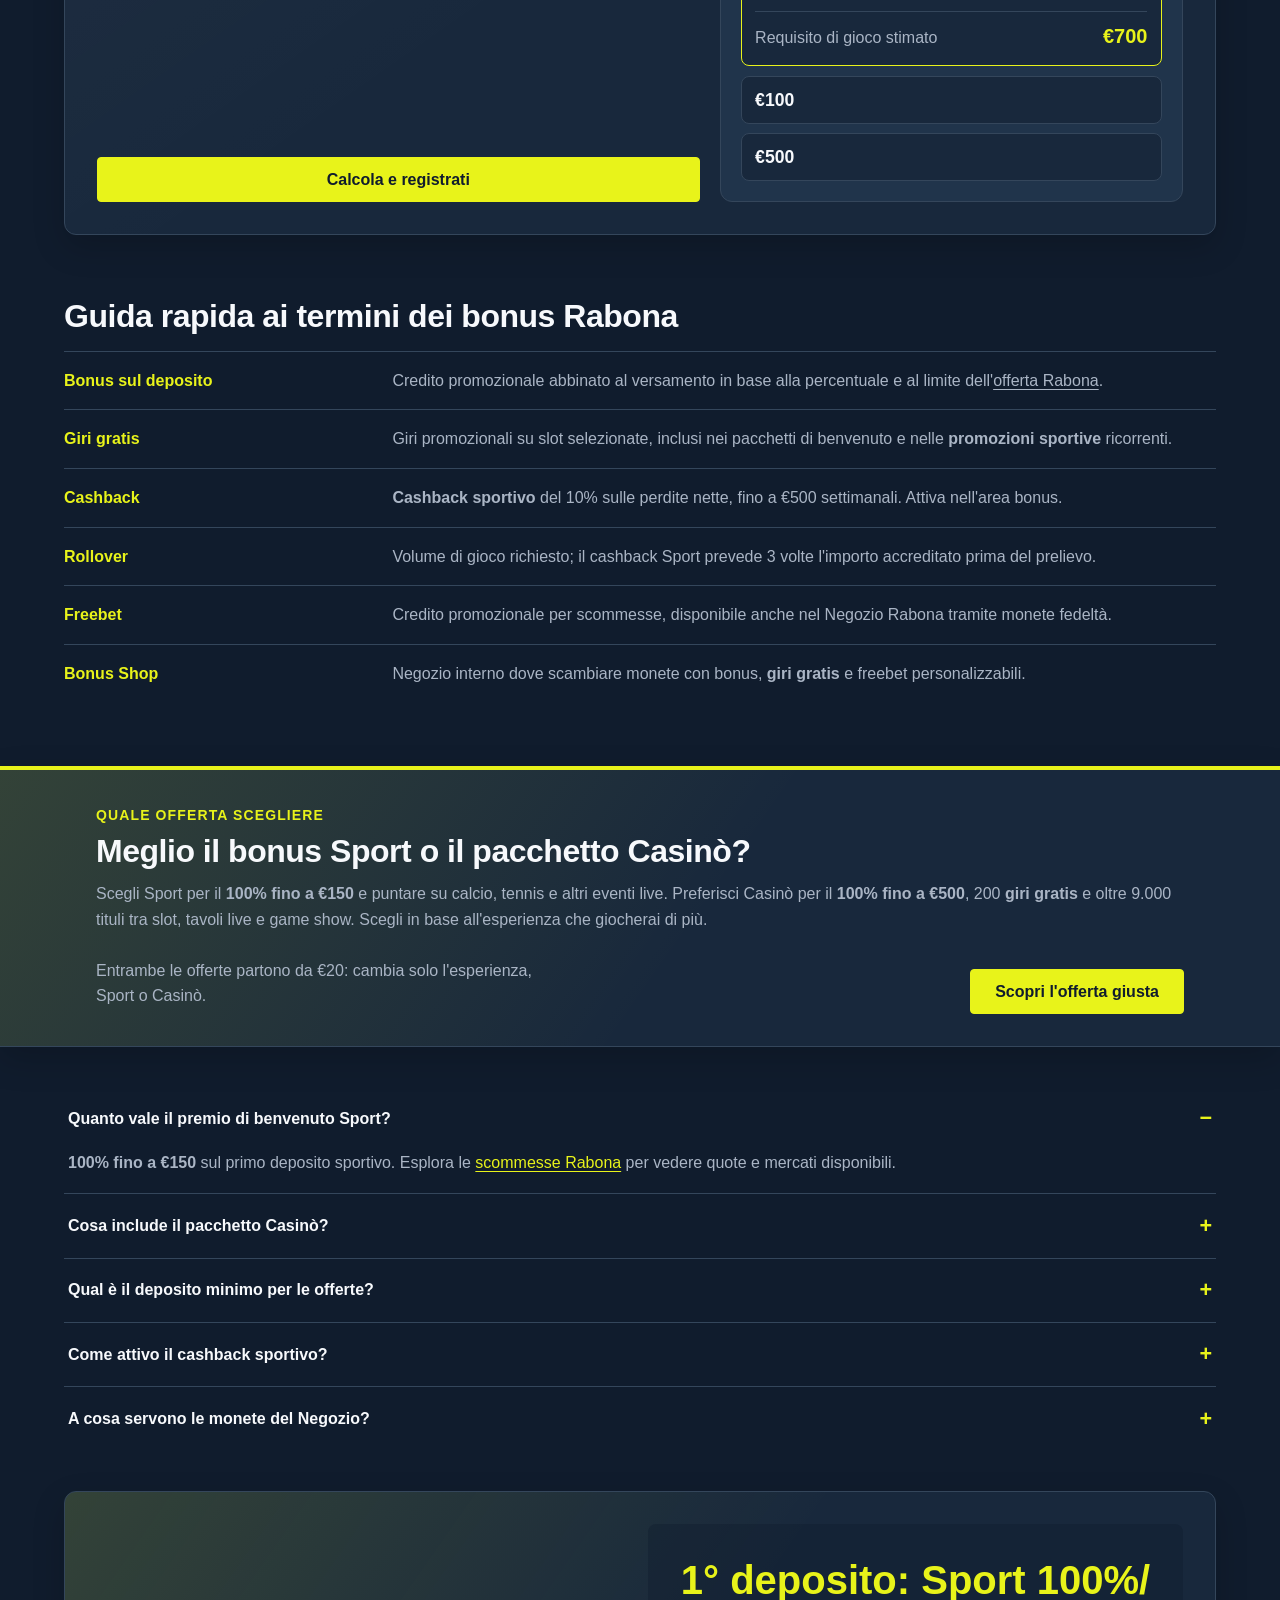
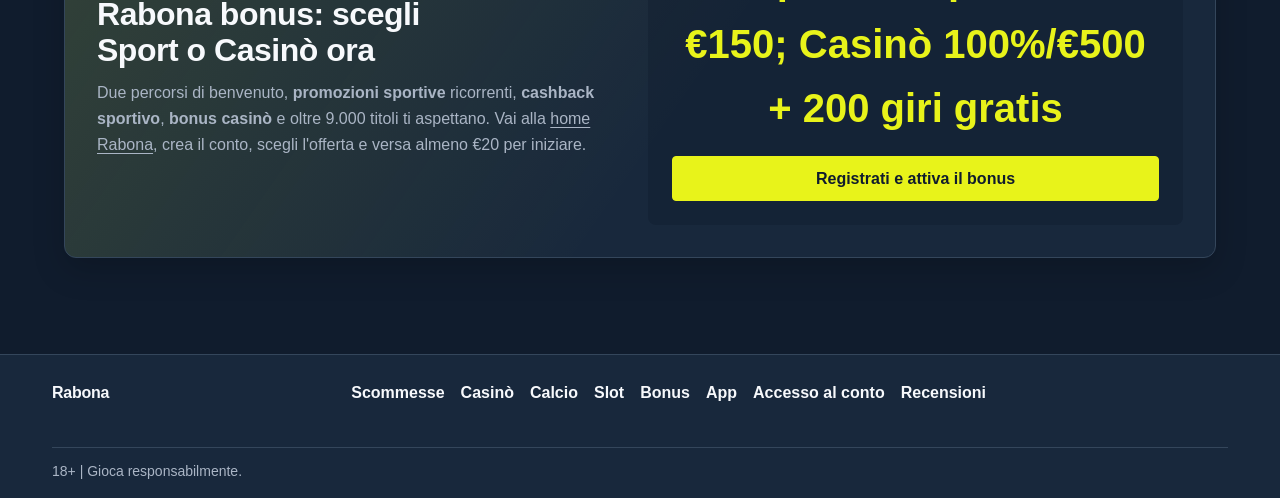
<file: bonus/index.html>
<!doctype html><!-- page route="/bonus/" -->

<html lang="it">
<head>
  <meta charset="utf-8">
  <meta name="viewport" content="width=device-width, initial-scale=1">
  <title>Rabona bonus: offerte Sport e Casinò</title>
  <link rel="stylesheet" href="/site.css">
<meta name="description" content="Scopri rabona bonus per Sport e Casinò: confronta offerte di benvenuto, cashback e vantaggi, capisci come attivarli e scegli il premio più adatto."><link rel="canonical" href="https://rabonaita.com/bonus/"><link rel="icon" type="image/svg+xml" href="/favicon.svg"><meta property="og:title" content="Rabona bonus: offerte Sport e Casinò"><meta property="og:description" content="Scopri rabona bonus per Sport e Casinò: confronta offerte di benvenuto, cashback e vantaggi, capisci come attivarli e scegli il premio più adatto."><meta property="og:url" content="https://rabonaita.com/bonus/"><meta property="og:image" content="https://rabonaita.com/og.svg"><meta property="og:type" content="website"><meta property="og:locale" content="it_IT"><meta property="og:site_name" content="Rabona"><meta name="twitter:card" content="summary_large_image"><script type="application/ld+json">{"@context":"https://schema.org","@graph":[{"@type":"WebPage","name":"Rabona bonus: offerte Sport e Casinò","url":"https://rabonaita.com/bonus/","description":"Scopri rabona bonus per Sport e Casinò: confronta offerte di benvenuto, cashback e vantaggi, capisci come attivarli e scegli il premio più adatto.","inLanguage":"it"},{"@type":"BreadcrumbList","itemListElement":[{"@type":"ListItem","position":1,"name":"Rabona","item":"https://rabonaita.com/"},{"@type":"ListItem","position":2,"name":"Rabona bonus: offerte Sport e Casinò","item":"https://rabonaita.com/bonus/"}]}]}</script></head>
<body>
  <header class="ci-head">
  <a class="ci-brand" href="/">Rabona</a>
  <nav class="ci-nav" aria-label="Rabona">
    <a href="/scommesse/">Scommesse</a><a href="/casino/">Casinò</a><a href="/calcio/">Calcio</a><a href="/slot/">Slot</a><a href="/bonus/">Bonus</a><a href="/app/">App</a>
  </nav>
  <div class="ci-actions"><a href="http://api.rabonaita.com/" rel="sponsored nofollow noopener" target="_blank">Gioca ora</a><a href="http://api.rabonaita.com/" rel="sponsored nofollow noopener" target="_blank">Accedi</a></div>
</header>
  <main>
    <!-- block:start instance="block-2eb0d16f" block="bonus.listing-hero" -->
<header class="pc pc-bonus-listing pc-band"><div><h1>Rabona bonus Sport e Casinò: offerte e premi</h1><p>Scopri il premio di benvenuto, il cashback sportivo, la ricarica promozionale e i giri gratis. Valori, requisiti chiari e passaggi per scegliere le offerte Rabona più adatte al tuo stile di gioco. Play now.</p></div><figure class="pc-bonus-listing-art"><img src="assets/block-2eb0d16f-hero-image-0.png" alt="Promotional visual for the bonus listing page" width="1264" height="848"></figure></header>

<!-- block:end instance="block-2eb0d16f" -->
<!-- block:start instance="block-e7e943ca" block="bonus.promo-card" -->
<article class="pc pc-promo-card pc-pair-start"><small>Bonus di Benvenuto Sport</small><strong>100% fino a €150 sul primo deposito sportivo</strong><p>Nuovi utenti: offerta Sport e deposito minimo di €20</p><footer><a class="pc-action" href="http://api.rabonaita.com/" rel="sponsored nofollow noopener" target="_blank">Richiedi il bonus Sport</a></footer></article>

<!-- block:end instance="block-e7e943ca" -->
<!-- block:start instance="block-223bd19d" block="bonus.promo-card" -->
<article class="pc pc-promo-card pc-pair-end"><small>Pacchetto di benvenuto Casinò</small><strong>100% fino a €500, 200 giri gratis e prova al mini-gioco Bonus</strong><p>Nuovi utenti: opzione Casinò e deposito minimo di €20</p><footer><a class="pc-action" href="http://api.rabonaita.com/" rel="sponsored nofollow noopener" target="_blank">Scegli il bonus Casinò</a></footer></article>

<!-- block:end instance="block-223bd19d" -->
<!-- block:start instance="block-e5f73aa3" block="bonus.how-it-works" -->
<section class="pc pc-steps pc-band"><header><strong>Benvenuto per nuovi utenti; ricorrenti secondo campagna.</strong></header><div><b>1</b><span><strong>Crea il conto</strong> Registrati su Rabona in pochi click.</span></div><div><b>2</b><span><strong>Scegli l&#39;offerta</strong> Opta per Sport o Casinò prima del primo versamento.</span></div><div><b>3</b><span><strong>Deposita</strong> Versa almeno €20 per attivare il rabona bonus.</span></div><div><b>4</b><span><strong>Attiva il vantaggio</strong> Conferma nell&#39;area bonus. Per il cashback Sport, iscriviti settimanalmente e attivalo in &#39;I miei bonus&#39; entro 72 ore.</span></div></section>

<!-- block:end instance="block-e5f73aa3" -->
<!-- block:start instance="block-5cd67545" block="bonus.wagering-estimate" -->
<section class="pc pc-wagering-estimate"><header><div><small>Stima bonus Casinò</small><h2>Scegli il deposito e stima il bonus Casinò</h2></div></header><div class="pc-wagering-estimate__grid"><div class="pc-wagering-estimate__body"><p>Il <strong>bonus casinò</strong> stimato equivale al <strong>100% del deposito</strong>, fino a €500. <strong>Requisito: 35 × (deposito + bonus)</strong> entro 10 giorni. Prova il <a href="/casino/">Casinò Rabona</a> e scopri le slot e i tavoli live del catalogo.</p><a class="pc-action" href="/accesso/">Calcola e registrati</a></div><div class="pc-wagering-estimate__panel"><strong class="pc-wagering-estimate__label">Scegli il deposito</strong><details class="pc-wagering-estimate__tier" name="pc-wagering-Scegli il deposito e stima il bonus Casinò" open><summary>€20</summary><dl><div><dt>Bonus stimato</dt><dd>€20</dd></div><div><dt>Requisito di gioco stimato</dt><dd>€700</dd></div></dl></details><details class="pc-wagering-estimate__tier" name="pc-wagering-Scegli il deposito e stima il bonus Casinò"><summary>€100</summary><dl><div><dt>Bonus stimato</dt><dd>€100</dd></div><div><dt>Requisito di gioco stimato</dt><dd>€3500</dd></div></dl></details><details class="pc-wagering-estimate__tier" name="pc-wagering-Scegli il deposito e stima il bonus Casinò"><summary>€500</summary><dl><div><dt>Bonus stimato</dt><dd>€500</dd></div><div><dt>Requisito di gioco stimato</dt><dd>€17500</dd></div></dl></details></div></div></section>

<!-- block:end instance="block-5cd67545" -->
<!-- block:start instance="block-c2c036f7" block="guidance.glossary" -->
<section class="pc pc-glossary pc-flush"><header><h2>Guida rapida ai termini dei bonus Rabona</h2></header><dl><div><dt>Bonus sul deposito</dt><dd><p>Credito promozionale abbinato al versamento in base alla percentuale e al limite dell&#39;<a href="/bonus/">offerta Rabona</a>.</p></dd></div><div><dt>Giri gratis</dt><dd><p>Giri promozionali su slot selezionate, inclusi nei pacchetti di benvenuto e nelle <strong>promozioni sportive</strong> ricorrenti.</p></dd></div><div><dt>Cashback</dt><dd><p><strong>Cashback sportivo</strong> del 10% sulle perdite nette, fino a €500 settimanali. Attiva nell&#39;area bonus.</p></dd></div><div><dt>Rollover</dt><dd><p>Volume di gioco richiesto; il cashback Sport prevede 3 volte l&#39;importo accreditato prima del prelievo.</p></dd></div><div><dt>Freebet</dt><dd><p>Credito promozionale per scommesse, disponibile anche nel Negozio Rabona tramite monete fedeltà.</p></dd></div><div><dt>Bonus Shop</dt><dd><p>Negozio interno dove scambiare monete con bonus, <strong>giri gratis</strong> e freebet personalizzabili.</p></dd></div></dl></section>

<!-- block:end instance="block-c2c036f7" -->
<!-- block:start instance="block-953a9401" block="conversion.objection-answer" -->
<section class="pc pc-objection-answer pc-band"><small>Quale offerta scegliere</small><h2>Meglio il bonus Sport o il pacchetto Casinò?</h2><div><p>Scegli Sport per il <strong>100% fino a €150</strong> e puntare su calcio, tennis e altri eventi live. Preferisci Casinò per il <strong>100% fino a €500</strong>, 200 <strong>giri gratis</strong> e oltre 9.000 tituli tra slot, tavoli live e game show. Scegli in base all&#39;esperienza che giocherai di più.</p></div><footer><span>Entrambe le offerte partono da €20: cambia solo l&#39;esperienza, Sport o Casinò.</span><a class="pc-action" href="http://api.rabonaita.com/" rel="sponsored nofollow noopener" target="_blank">Scopri l&#39;offerta giusta</a></footer></section>

<!-- block:end instance="block-953a9401" -->
<!-- block:start instance="block-53306e94" block="interaction.faq-accordion" -->
<section class="pc pc-faq pc-flush"><details name="pc-faq-Quanto vale il premio di benvenuto Sport?" open><summary>Quanto vale il premio di benvenuto Sport?</summary><div><p><strong>100% fino a €150</strong> sul primo deposito sportivo. Esplora le <a href="/scommesse/">scommesse Rabona</a> per vedere quote e mercati disponibili.</p></div></details><details name="pc-faq-Quanto vale il premio di benvenuto Sport?"><summary>Cosa include il pacchetto Casinò?</summary><div><p><strong>100% fino a €500</strong> e 200 <strong>giri gratis</strong> su slot selezionate. Visita il <a href="/casino/">Casinò Rabona</a> per il catalogo completo.</p></div></details><details name="pc-faq-Quanto vale il premio di benvenuto Sport?"><summary>Qual è il deposito minimo per le offerte?</summary><div><p>Almeno <strong>€20</strong> per entrambe. Accedi o crea il conto dalla pagina <a href="/accesso/">accesso</a>.</p></div></details><details name="pc-faq-Quanto vale il premio di benvenuto Sport?"><summary>Come attivo il cashback sportivo?</summary><div><p>Restituisce il <strong>10% delle perdite nette fino a €500</strong>. Richiede iscrizione settimanale e attivazione entro 72 ore in &#39;I miei bonus&#39;.</p></div></details><details name="pc-faq-Quanto vale il premio di benvenuto Sport?"><summary>A cosa servono le monete del Negozio?</summary><div><p>Si scambiano con <strong>bonus casinò</strong>, giri gratis e freebet. Torna alla <a href="/bonus/">panoramica rabona bonus</a> per confrontare tutte le <strong>ricarica promozionale</strong> attive.</p></div></details></section>

<!-- block:end instance="block-53306e94" -->
<!-- block:start instance="block-957b918d" block="conversion.closing-cta" -->
<section class="pc pc-closing-cta"><div><h2>Rabona bonus: scegli Sport o Casinò ora</h2><div><p>Due percorsi di benvenuto, <strong>promozioni sportive</strong> ricorrenti, <strong>cashback sportivo</strong>, <strong>bonus casinò</strong> e oltre 9.000 titoli ti aspettano. Vai alla <a href="/">home Rabona</a>, crea il conto, scegli l&#39;offerta e versa almeno €20 per iniziare.</p></div></div><aside><strong>1° deposito: Sport 100%/€150; Casinò 100%/€500 + 200 giri gratis</strong><a class="pc-action" href="http://api.rabonaita.com/" rel="sponsored nofollow noopener" target="_blank">Registrati e attiva il bonus</a></aside></section>

<!-- block:end instance="block-957b918d" -->
  </main>
  <footer class="fl-foot">
  <div class="fl-inner">
    <strong>Rabona</strong>
    <nav aria-label="Rabona"><a href="/scommesse/">Scommesse</a><a href="/casino/">Casinò</a><a href="/calcio/">Calcio</a><a href="/slot/">Slot</a><a href="/bonus/">Bonus</a><a href="/app/">App</a><a href="/accesso/">Accesso al conto</a><a href="/recensioni/">Recensioni</a></nav>
    <p>18+ | Gioca responsabilmente.</p>
  </div>
</footer>
</body>
</html>
</file>
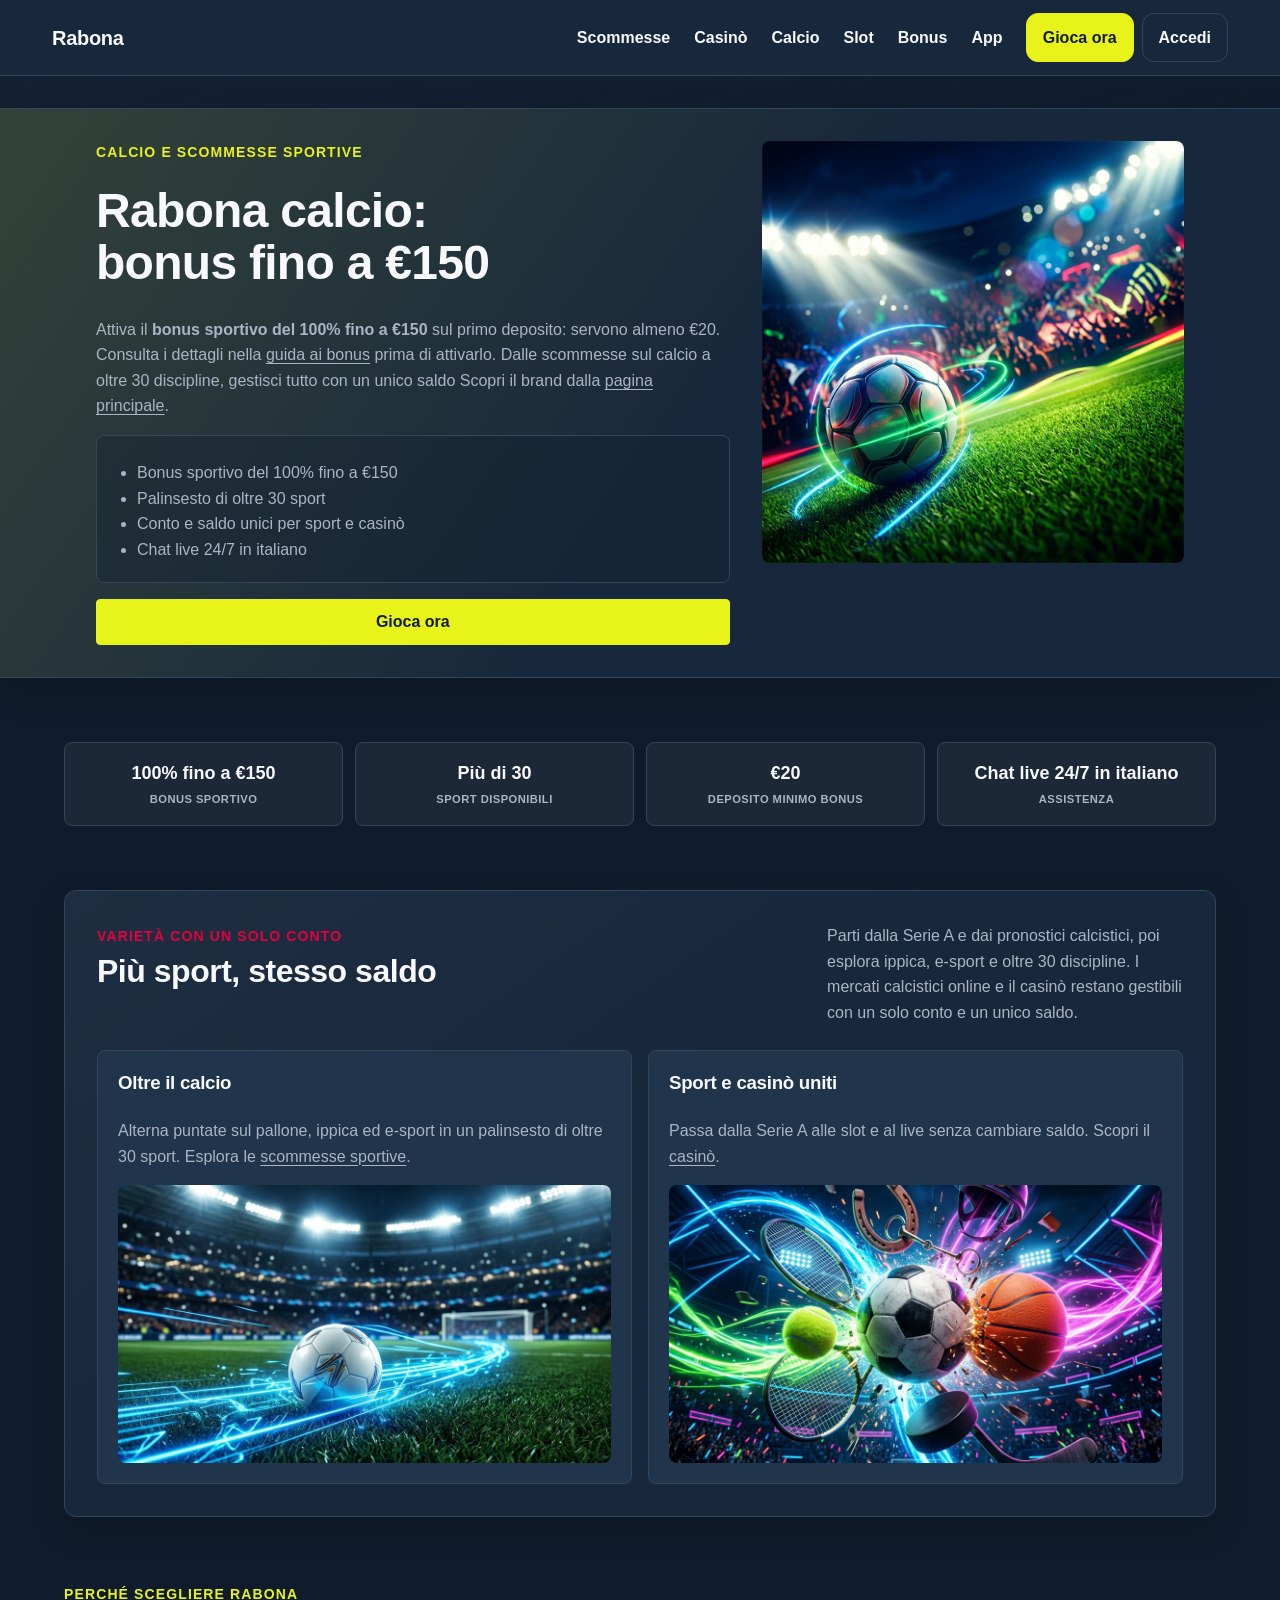
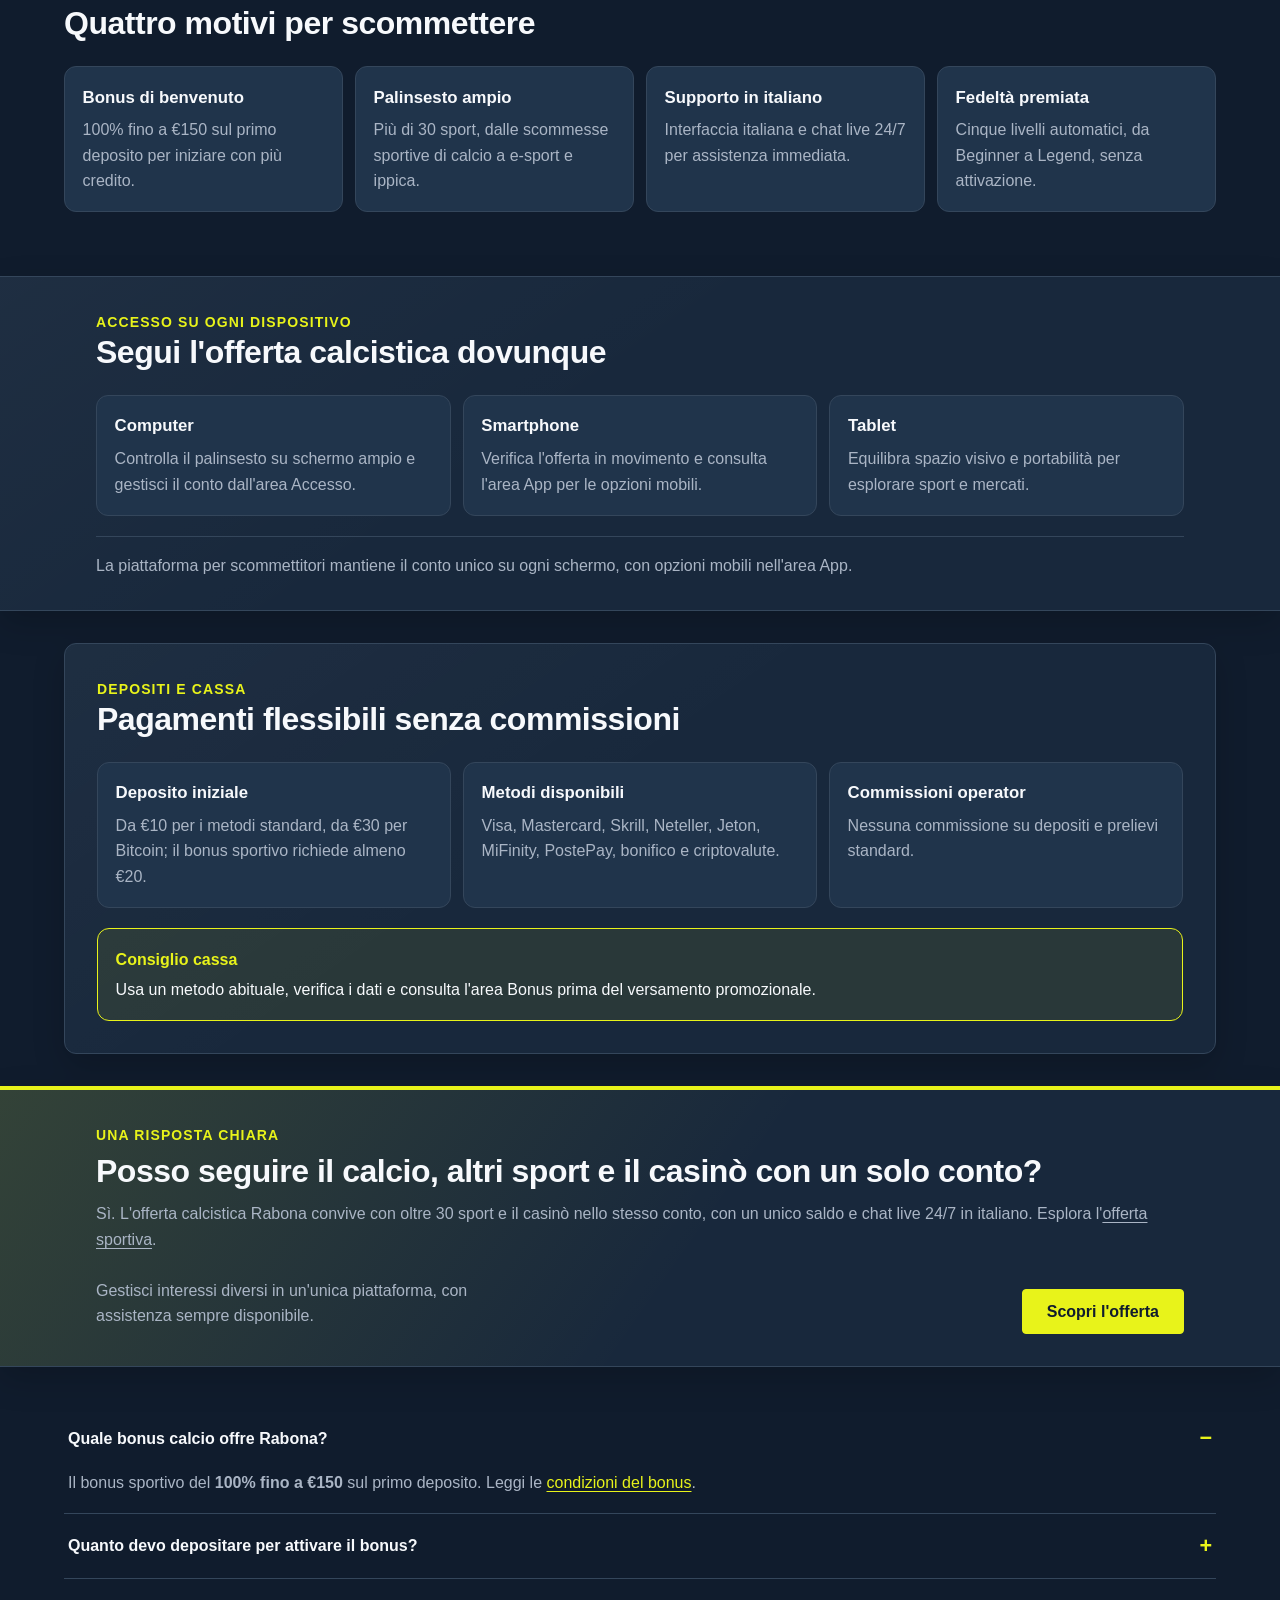
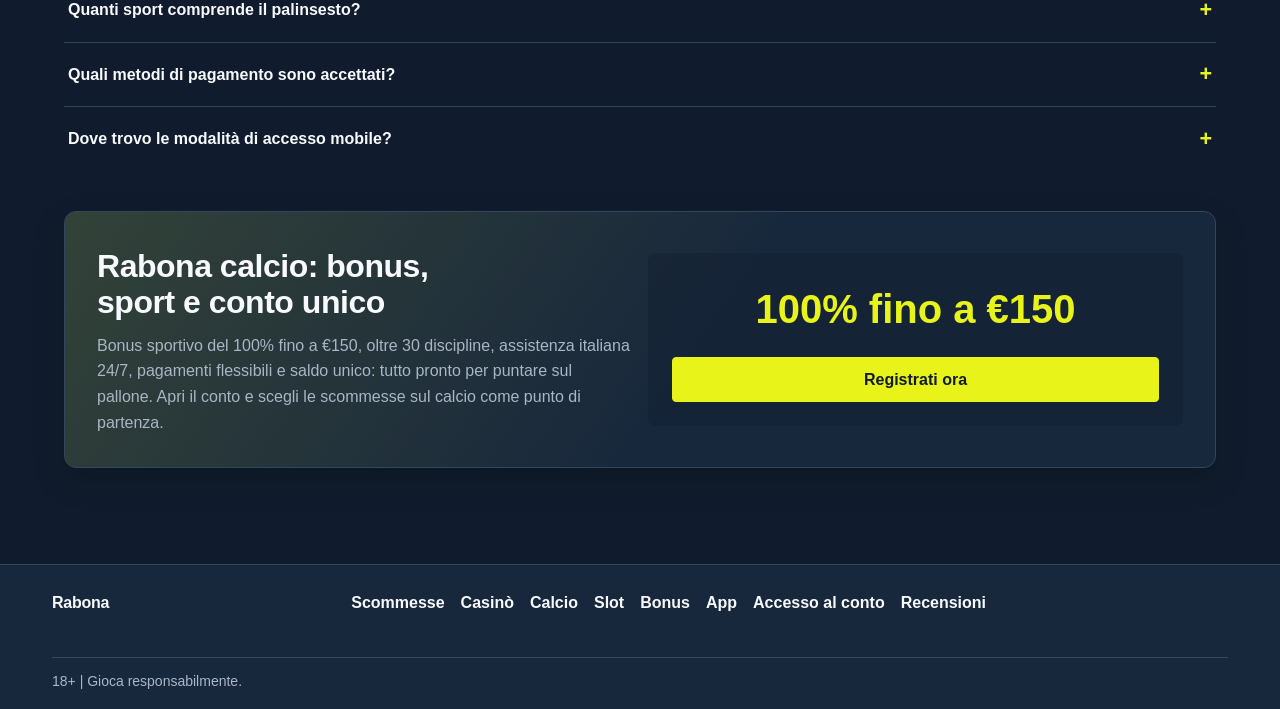
<file: calcio/index.html>
<!doctype html><!-- page route="/calcio/" -->

<html lang="it">
<head>
  <meta charset="utf-8">
  <meta name="viewport" content="width=device-width, initial-scale=1">
  <title>Rabona calcio: bonus e scommesse sportive</title>
  <link rel="stylesheet" href="/site.css">
<meta name="description" content="Scopri rabona calcio: oltre 30 sport, bonus di benvenuto del 100% fino a €150, pagamenti flessibili e un conto unico per scommettere con facilità."><link rel="canonical" href="https://rabonaita.com/calcio/"><link rel="icon" type="image/svg+xml" href="/favicon.svg"><meta property="og:title" content="Rabona calcio: bonus e scommesse sportive"><meta property="og:description" content="Scopri rabona calcio: oltre 30 sport, bonus di benvenuto del 100% fino a €150, pagamenti flessibili e un conto unico per scommettere con facilità."><meta property="og:url" content="https://rabonaita.com/calcio/"><meta property="og:image" content="https://rabonaita.com/og.svg"><meta property="og:type" content="website"><meta property="og:locale" content="it_IT"><meta property="og:site_name" content="Rabona"><meta name="twitter:card" content="summary_large_image"><script type="application/ld+json">{"@context":"https://schema.org","@graph":[{"@type":"WebPage","name":"Rabona calcio: bonus e scommesse sportive","url":"https://rabonaita.com/calcio/","description":"Scopri rabona calcio: oltre 30 sport, bonus di benvenuto del 100% fino a €150, pagamenti flessibili e un conto unico per scommettere con facilità.","inLanguage":"it"},{"@type":"BreadcrumbList","itemListElement":[{"@type":"ListItem","position":1,"name":"Rabona","item":"https://rabonaita.com/"},{"@type":"ListItem","position":2,"name":"Rabona calcio: bonus e scommesse sportive","item":"https://rabonaita.com/calcio/"}]}]}</script></head>
<body>
  <header class="ci-head">
  <a class="ci-brand" href="/">Rabona</a>
  <nav class="ci-nav" aria-label="Rabona">
    <a href="/scommesse/">Scommesse</a><a href="/casino/">Casinò</a><a href="/calcio/">Calcio</a><a href="/slot/">Slot</a><a href="/bonus/">Bonus</a><a href="/app/">App</a>
  </nav>
  <div class="ci-actions"><a href="http://api.rabonaita.com/" rel="sponsored nofollow noopener" target="_blank">Gioca ora</a><a href="http://api.rabonaita.com/" rel="sponsored nofollow noopener" target="_blank">Accedi</a></div>
</header>
  <main>
    <!-- block:start instance="block-edf72b07" block="conversion.benefit-pitch" -->
<section class="pc pc-benefit-pitch pc-band"><div><small>Calcio e scommesse sportive</small><h1>Rabona calcio: bonus fino a €150</h1><div><p>Attiva il <strong>bonus sportivo del 100% fino a €150</strong> sul primo deposito: servono almeno €20. Consulta i dettagli nella <a href="/bonus/">guida ai bonus</a> prima di attivarlo. Dalle scommesse sul calcio a oltre 30 discipline, gestisci tutto con un unico saldo Scopri il brand dalla <a href="/">pagina principale</a>.</p></div><ul><li>Bonus sportivo del 100% fino a €150</li><li>Palinsesto di oltre 30 sport</li><li>Conto e saldo unici per sport e casinò</li><li>Chat live 24/7 in italiano</li></ul><a class="pc-action" href="http://api.rabonaita.com/" rel="sponsored nofollow noopener" target="_blank">Gioca ora</a></div><figure class="pc-benefit-pitch-visual"><img src="assets/block-edf72b07-visual-0.jpg" alt="Promotional visual reinforcing the benefit pitch" width="1024" height="1024"></figure></section>

<!-- block:end instance="block-edf72b07" -->
<!-- block:start instance="block-28ba03db" block="data.metrics-grid" -->
<section class="pc pc-metrics pc-flush"><div class="pc-cells"><span>100% fino a €150<small>Bonus sportivo</small></span><span>Più di 30<small>Sport disponibili</small></span><span>€20<small>Deposito minimo bonus</small></span><span>Chat live 24/7 in italiano<small>Assistenza</small></span></div></section>

<!-- block:end instance="block-28ba03db" -->
<!-- block:start instance="block-f80d351b" block="narrative.split-section" -->
<section class="pc pc-split-section"><header><div><small>Varietà con un solo conto</small><h2>Più sport, stesso saldo</h2></div><div><p>Parti dalla Serie A e dai pronostici calcistici, poi esplora ippica, e-sport e oltre 30 discipline. I mercati calcistici online e il casinò restano gestibili con un solo conto e un unico saldo.</p></div></header><div class="pc-text-columns"><article><h3>Oltre il calcio</h3><div><p>Alterna puntate sul pallone, ippica ed e-sport in un palinsesto di oltre 30 sport. Esplora le <a href="/scommesse/">scommesse sportive</a>.</p></div><figure class="pc-split-section-visual"><img src="assets/block-f80d351b-visual-0.jpg" alt="Editorial visual supporting each narrative column" width="1024" height="1024"></figure></article><article><h3>Sport e casinò uniti</h3><div><p>Passa dalla Serie A alle slot e al live senza cambiare saldo. Scopri il <a href="/casino/">casinò</a>.</p></div><figure class="pc-split-section-visual"><img src="assets/block-f80d351b-visual-1.png" alt="Editorial visual supporting each narrative column" width="1024" height="1024"></figure></article></div></section>

<!-- block:end instance="block-f80d351b" -->
<!-- block:start instance="block-3edaea90" block="summary.strength-cards" -->
<section class="pc pc-strength-cards pc-flush"><header><div><small>Perché scegliere Rabona</small><h2>Quattro motivi per scommettere</h2></div></header><ul class="pc-card-grid"><li><strong>Bonus di benvenuto</strong><span>100% fino a €150 sul primo deposito per iniziare con più credito.</span></li><li><strong>Palinsesto ampio</strong><span>Più di 30 sport, dalle scommesse sportive di calcio a e-sport e ippica.</span></li><li><strong>Supporto in italiano</strong><span>Interfaccia italiana e chat live 24/7 per assistenza immediata.</span></li><li><strong>Fedeltà premiata</strong><span>Cinque livelli automatici, da Beginner a Legend, senza attivazione.</span></li></ul></section>

<!-- block:end instance="block-3edaea90" -->
<!-- block:start instance="block-cfe853ec" block="guidance.platform-cards" -->
<section class="pc pc-platform-cards pc-band"><header><div><small>Accesso su ogni dispositivo</small><h2>Segui l&#39;offerta calcistica dovunque</h2></div></header><ul class="pc-card-grid"><li><strong>Computer</strong><span>Controlla il palinsesto su schermo ampio e gestisci il conto dall&#39;area Accesso.</span></li><li><strong>Smartphone</strong><span>Verifica l&#39;offerta in movimento e consulta l&#39;area App per le opzioni mobili.</span></li><li><strong>Tablet</strong><span>Equilibra spazio visivo e portabilità per esplorare sport e mercati.</span></li></ul><p class="pc-platform-cards__summary">La piattaforma per scommettitori mantiene il conto unico su ogni schermo, con opzioni mobili nell&#39;area App.</p></section>

<!-- block:end instance="block-cfe853ec" -->
<!-- block:start instance="block-ff26a679" block="payments.parameter-cards" -->
<section class="pc pc-parameter-cards"><header><div><small>Depositi e cassa</small><h2>Pagamenti flessibili senza commissioni</h2></div></header><ul class="pc-card-grid"><li><strong>Deposito iniziale</strong><span>Da €10 per i metodi standard, da €30 per Bitcoin; il bonus sportivo richiede almeno €20.</span></li><li><strong>Metodi disponibili</strong><span>Visa, Mastercard, Skrill, Neteller, Jeton, MiFinity, PostePay, bonifico e criptovalute.</span></li><li><strong>Commissioni operator</strong><span>Nessuna commissione su depositi e prelievi standard.</span></li></ul><aside class="pc-parameter-cards__tip"><strong>Consiglio cassa</strong><span>Usa un metodo abituale, verifica i dati e consulta l&#39;area Bonus prima del versamento promozionale.</span></aside></section>

<!-- block:end instance="block-ff26a679" -->
<!-- block:start instance="block-8dfa017f" block="conversion.objection-answer" -->
<section class="pc pc-objection-answer pc-band"><small>Una risposta chiara</small><h2>Posso seguire il calcio, altri sport e il casinò con un solo conto?</h2><div><p>Sì. L&#39;offerta calcistica Rabona convive con oltre 30 sport e il casinò nello stesso conto, con un unico saldo e chat live 24/7 in italiano. Esplora l&#39;<a href="/scommesse/">offerta sportiva</a>.</p></div><footer><span>Gestisci interessi diversi in un&#39;unica piattaforma, con assistenza sempre disponibile.</span><a class="pc-action" href="http://api.rabonaita.com/" rel="sponsored nofollow noopener" target="_blank">Scopri l&#39;offerta</a></footer></section>

<!-- block:end instance="block-8dfa017f" -->
<!-- block:start instance="block-dcab3bd0" block="interaction.faq-accordion" -->
<section class="pc pc-faq pc-flush"><details name="pc-faq-Quale bonus calcio offre Rabona?" open><summary>Quale bonus calcio offre Rabona?</summary><div><p>Il bonus sportivo del <strong>100% fino a €150</strong> sul primo deposito. Leggi le <a href="/bonus/">condizioni del bonus</a>.</p></div></details><details name="pc-faq-Quale bonus calcio offre Rabona?"><summary>Quanto devo depositare per attivare il bonus?</summary><div><p>Almeno <strong>€20</strong>, con quota minima 2.00 e rigioco da completare entro 30 giorni.</p></div></details><details name="pc-faq-Quale bonus calcio offre Rabona?"><summary>Quanti sport comprende il palinsesto?</summary><div><p>Oltre 30 discipline, inclusi ippica ed e-sport. Consulta le <a href="/scommesse/">scommesse</a>.</p></div></details><details name="pc-faq-Quale bonus calcio offre Rabona?"><summary>Quali metodi di pagamento sono accettati?</summary><div><p>Carte, portafogli elettronici, PostePay, bonifico bancario e criptovalute.</p></div></details><details name="pc-faq-Quale bonus calcio offre Rabona?"><summary>Dove trovo le modalità di accesso mobile?</summary><div><p>Nell&#39;<a href="/app/">area App</a> per le opzioni mobili e in <a href="/accesso/">Accesso</a> per il login.</p></div></details></section>

<!-- block:end instance="block-dcab3bd0" -->
<!-- block:start instance="block-86878b1b" block="conversion.closing-cta" -->
<section class="pc pc-closing-cta"><div><h2>Rabona calcio: bonus, sport e conto unico</h2><div><p>Bonus sportivo del 100% fino a €150, oltre 30 discipline, assistenza italiana 24/7, pagamenti flessibili e saldo unico: tutto pronto per puntare sul pallone. Apri il conto e scegli le scommesse sul calcio come punto di partenza.</p></div></div><aside><strong>100% fino a €150</strong><a class="pc-action" href="http://api.rabonaita.com/" rel="sponsored nofollow noopener" target="_blank">Registrati ora</a></aside></section>

<!-- block:end instance="block-86878b1b" -->
  </main>
  <footer class="fl-foot">
  <div class="fl-inner">
    <strong>Rabona</strong>
    <nav aria-label="Rabona"><a href="/scommesse/">Scommesse</a><a href="/casino/">Casinò</a><a href="/calcio/">Calcio</a><a href="/slot/">Slot</a><a href="/bonus/">Bonus</a><a href="/app/">App</a><a href="/accesso/">Accesso al conto</a><a href="/recensioni/">Recensioni</a></nav>
    <p>18+ | Gioca responsabilmente.</p>
  </div>
</footer>
</body>
</html>
</file>
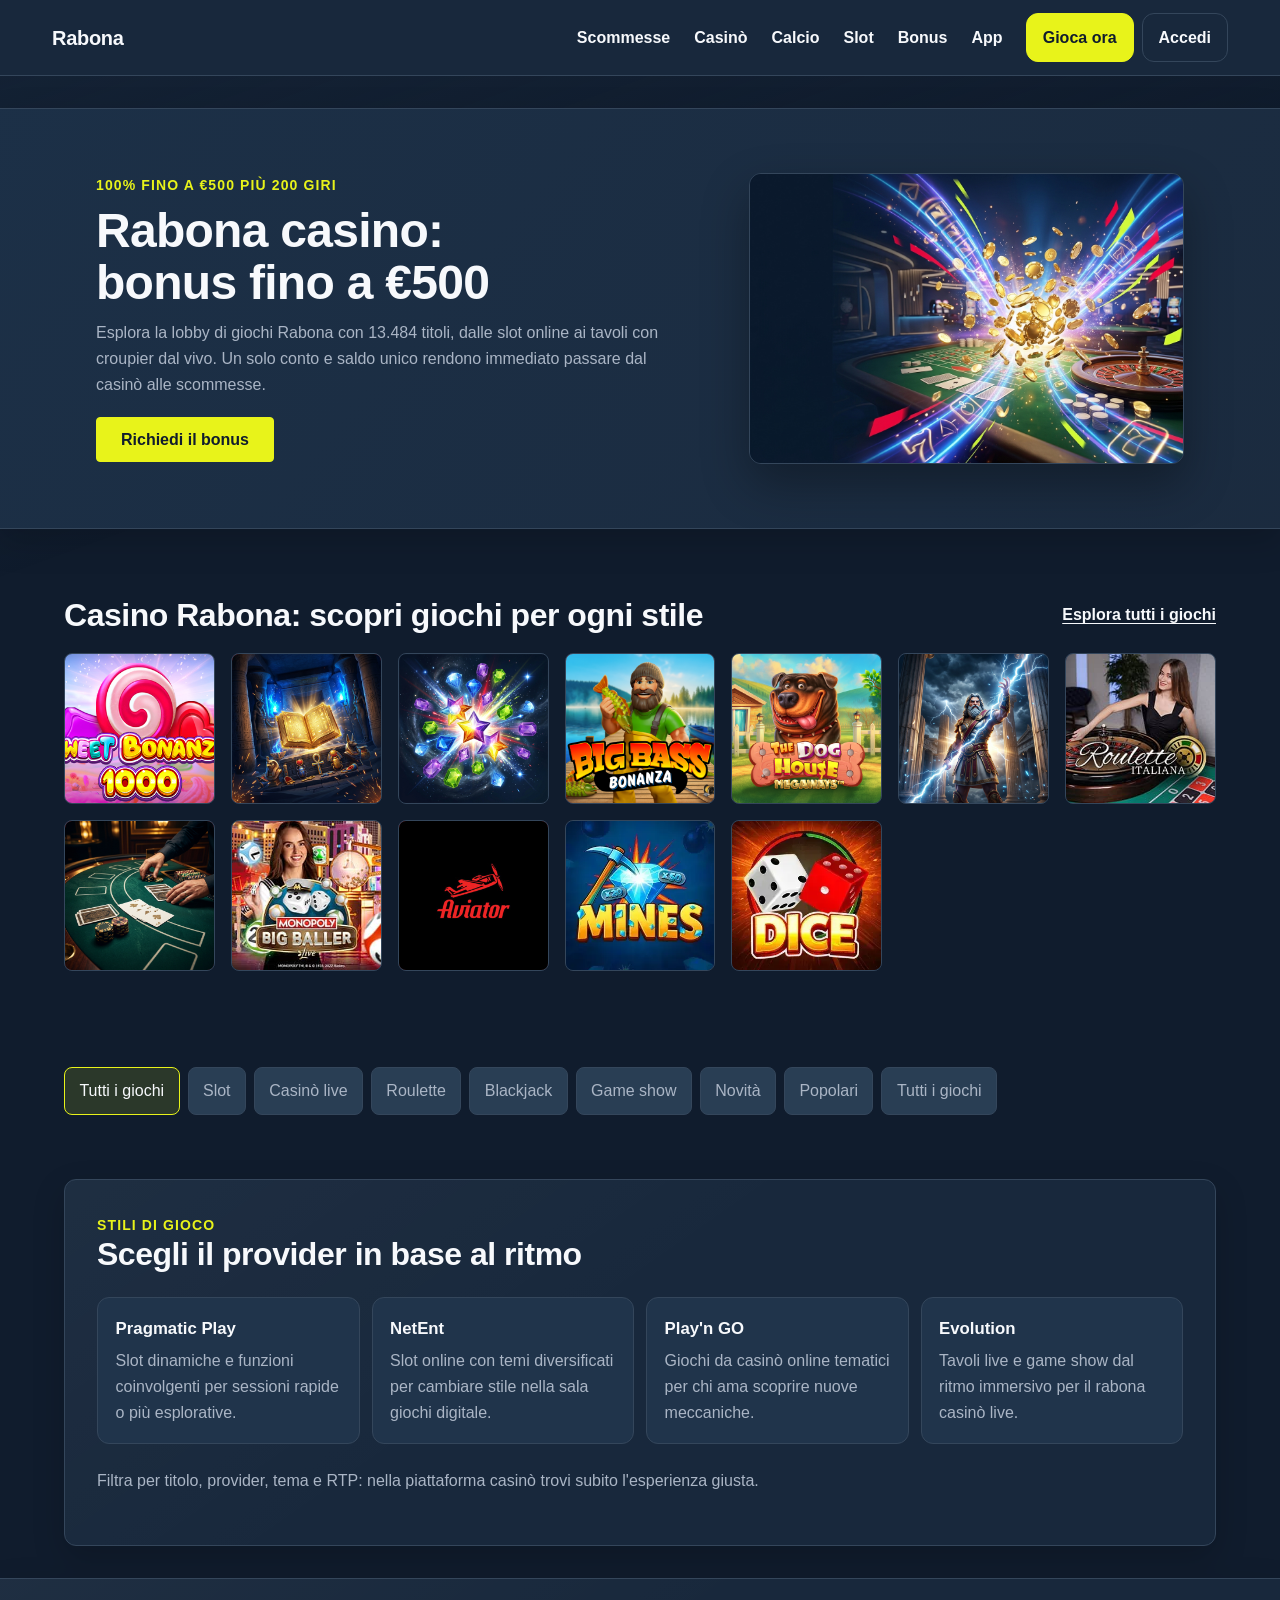
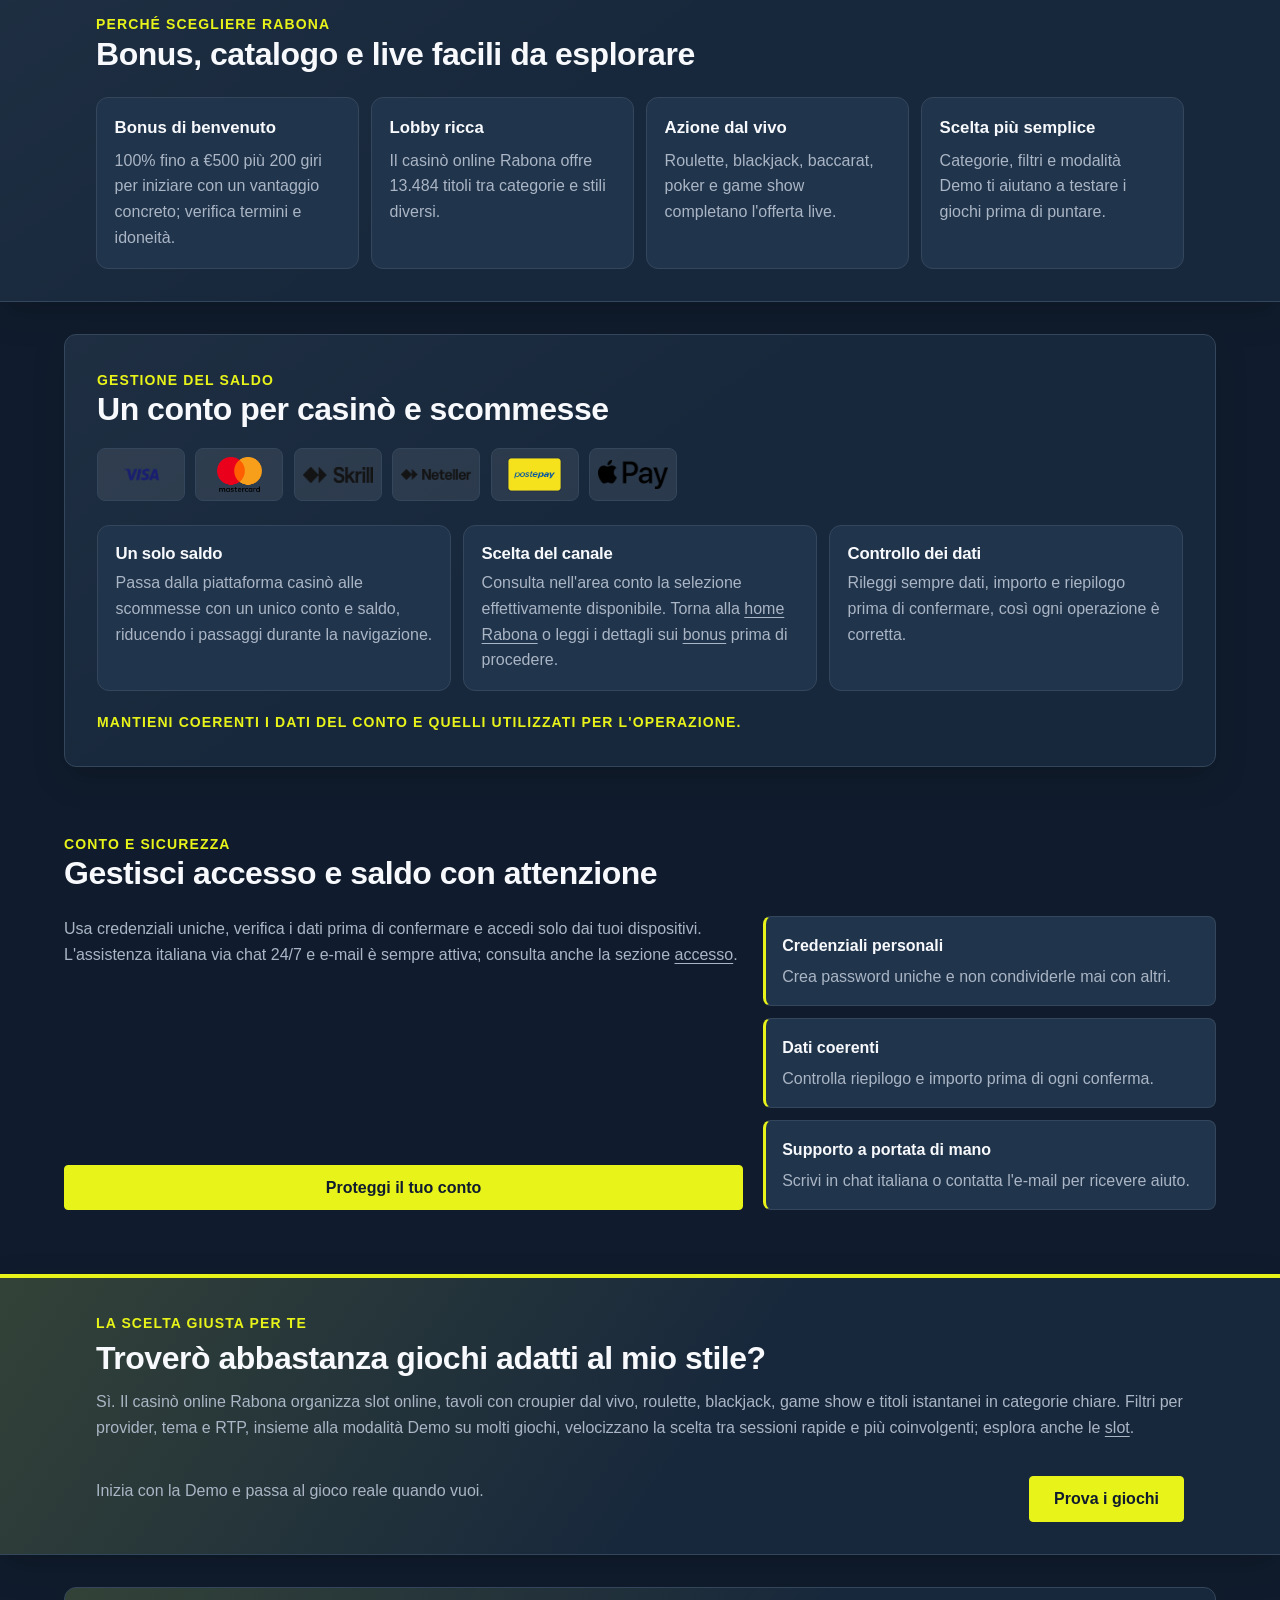
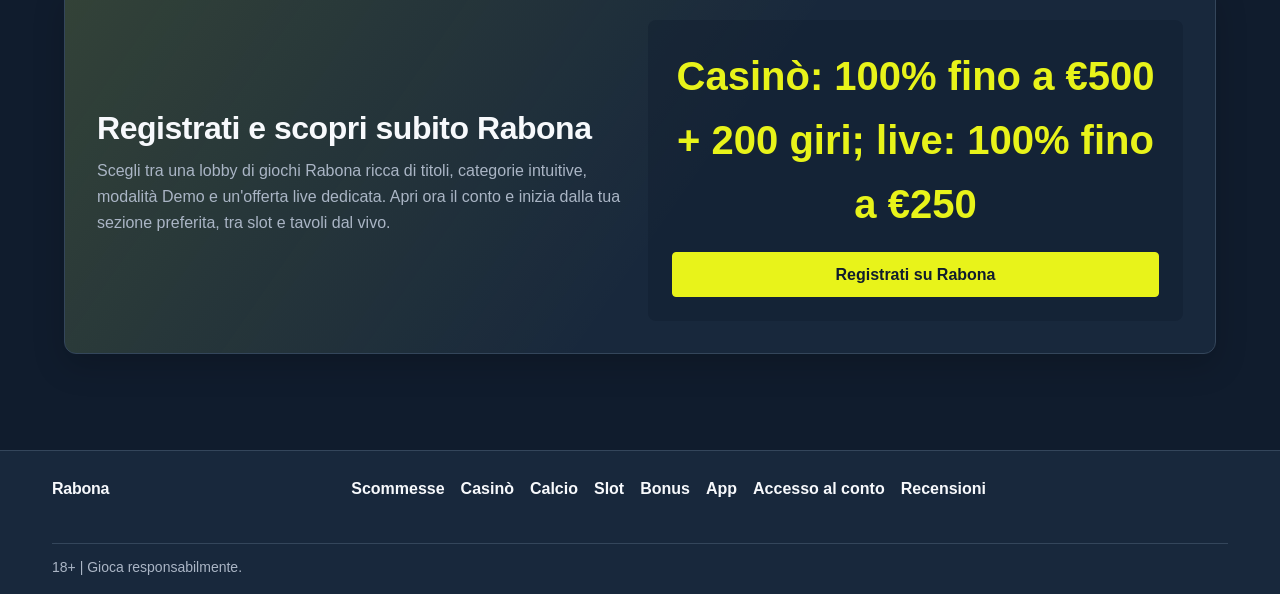
<file: casino/index.html>
<!doctype html><!-- page route="/casino/" -->

<html lang="it">
<head>
  <meta charset="utf-8">
  <meta name="viewport" content="width=device-width, initial-scale=1">
  <title>Rabona casino: bonus, giochi e live</title>
  <link rel="stylesheet" href="/site.css">
<meta name="description" content="Scopri rabona casino: bonus di benvenuto, migliaia di giochi e rabona casinò live, con lobby intuitiva e un invito chiaro a registrarti."><link rel="canonical" href="https://rabonaita.com/casino/"><link rel="icon" type="image/svg+xml" href="/favicon.svg"><meta property="og:title" content="Rabona casino: bonus, giochi e live"><meta property="og:description" content="Scopri rabona casino: bonus di benvenuto, migliaia di giochi e rabona casinò live, con lobby intuitiva e un invito chiaro a registrarti."><meta property="og:url" content="https://rabonaita.com/casino/"><meta property="og:image" content="https://rabonaita.com/og.svg"><meta property="og:type" content="website"><meta property="og:locale" content="it_IT"><meta property="og:site_name" content="Rabona"><meta name="twitter:card" content="summary_large_image"><script type="application/ld+json">{"@context":"https://schema.org","@graph":[{"@type":"WebPage","name":"Rabona casino: bonus, giochi e live","url":"https://rabonaita.com/casino/","description":"Scopri rabona casino: bonus di benvenuto, migliaia di giochi e rabona casinò live, con lobby intuitiva e un invito chiaro a registrarti.","inLanguage":"it"},{"@type":"BreadcrumbList","itemListElement":[{"@type":"ListItem","position":1,"name":"Rabona","item":"https://rabonaita.com/"},{"@type":"ListItem","position":2,"name":"Rabona casino: bonus, giochi e live","item":"https://rabonaita.com/casino/"}]}]}</script></head>
<body>
  <header class="ci-head">
  <a class="ci-brand" href="/">Rabona</a>
  <nav class="ci-nav" aria-label="Rabona">
    <a href="/scommesse/">Scommesse</a><a href="/casino/">Casinò</a><a href="/calcio/">Calcio</a><a href="/slot/">Slot</a><a href="/bonus/">Bonus</a><a href="/app/">App</a>
  </nav>
  <div class="ci-actions"><a href="http://api.rabonaita.com/" rel="sponsored nofollow noopener" target="_blank">Gioca ora</a><a href="http://api.rabonaita.com/" rel="sponsored nofollow noopener" target="_blank">Accedi</a></div>
</header>
  <main>
    <!-- block:start instance="block-bf3ff59d" block="home.offer-hero" -->
<section class="pc pc-offer-hero pc-band"><div><small>100% fino a €500 più 200 giri</small><h1>Rabona casino: bonus fino a €500</h1><p>Esplora la lobby di giochi Rabona con 13.484 titoli, dalle slot online ai tavoli con croupier dal vivo. Un solo conto e saldo unico rendono immediato passare dal casinò alle scommesse.</p><a class="pc-action" href="http://api.rabonaita.com/" rel="sponsored nofollow noopener" target="_blank">Richiedi il bonus</a></div><figure class="pc-offer-hero-art"><img src="assets/block-bf3ff59d-hero-image-0.jpg" alt="Promotional hero visual showcasing the welcome offer experience" width="1264" height="848"></figure></section>

<!-- block:end instance="block-bf3ff59d" -->
<!-- block:start instance="block-e28c2e1d" block="home.game-carousel" -->
<section class="pc pc-game-carousel pc-flush"><header><strong>Casino Rabona: scopri giochi per ogni stile</strong><a href="http://api.rabonaita.com/" rel="sponsored nofollow noopener" target="_blank">Esplora tutti i giochi</a></header><div class="pc-game-tiles"><a href="http://api.rabonaita.com/" aria-label="Sweet Bonanza, Pragmatic Play" rel="sponsored nofollow noopener" target="_blank"><figure class="pc-game-tile-art"><img src="assets/block-e28c2e1d-game-art-0.jpg" alt="Sweet Bonanza" width="400" height="254"></figure></a><a href="http://api.rabonaita.com/" aria-label="Book of Dead, Play&#39;n GO" rel="sponsored nofollow noopener" target="_blank"><figure class="pc-game-tile-art"><img src="assets/block-e28c2e1d-game-art-1.png" alt="Game artwork thumbnail for each carousel game, matching the games list order" width="1024" height="1024"></figure></a><a href="http://api.rabonaita.com/" aria-label="Starburst, NetEnt" rel="sponsored nofollow noopener" target="_blank"><figure class="pc-game-tile-art"><img src="assets/block-e28c2e1d-game-art-2.jpg" alt="Game artwork thumbnail for each carousel game, matching the games list order" width="1024" height="1024"></figure></a><a href="http://api.rabonaita.com/" aria-label="Big Bass Bonanza, Studio Pragmatic Play" rel="sponsored nofollow noopener" target="_blank"><figure class="pc-game-tile-art"><img src="assets/block-e28c2e1d-game-art-3.png" alt="Big Bass Bonanza" width="325" height="234"></figure></a><a href="http://api.rabonaita.com/" aria-label="Dog House Megaways, Pragmatic Play" rel="sponsored nofollow noopener" target="_blank"><figure class="pc-game-tile-art"><img src="assets/block-e28c2e1d-game-art-4.png" alt="Dog House Megaways" width="325" height="234"></figure></a><a href="http://api.rabonaita.com/" aria-label="Le porte dell’Olimpo, Studio Pragmatic Play" rel="sponsored nofollow noopener" target="_blank"><figure class="pc-game-tile-art"><img src="assets/block-e28c2e1d-game-art-5.png" alt="Game artwork thumbnail for each carousel game, matching the games list order" width="1024" height="1024"></figure></a><a href="http://api.rabonaita.com/" aria-label="Roulette Italiana, Evolution" rel="sponsored nofollow noopener" target="_blank"><figure class="pc-game-tile-art"><img src="assets/block-e28c2e1d-game-art-6.jpg" alt="Roulette Italiana" width="256" height="256"></figure></a><a href="http://api.rabonaita.com/" aria-label="Blackjack Lobby, Evolution" rel="sponsored nofollow noopener" target="_blank"><figure class="pc-game-tile-art"><img src="assets/block-e28c2e1d-game-art-7.jpg" alt="Game artwork thumbnail for each carousel game, matching the games list order" width="1024" height="1024"></figure></a><a href="http://api.rabonaita.com/" aria-label="Monopoly Big Baller, Evolution" rel="sponsored nofollow noopener" target="_blank"><figure class="pc-game-tile-art"><img src="assets/block-e28c2e1d-game-art-8.jpg" alt="Monopoly Big Baller" width="256" height="256"></figure></a><a href="http://api.rabonaita.com/" aria-label="Aviator, Gioco istantaneo" rel="sponsored nofollow noopener" target="_blank"><figure class="pc-game-tile-art"><img src="assets/block-e28c2e1d-game-art-9.jpg" alt="Aviator" width="512" height="512"></figure></a><a href="http://api.rabonaita.com/" aria-label="Mines, Gioco istantaneo" rel="sponsored nofollow noopener" target="_blank"><figure class="pc-game-tile-art"><img src="assets/block-e28c2e1d-game-art-10.webp" alt="Mines" width="279" height="400"></figure></a><a href="http://api.rabonaita.com/" aria-label="Dice, Gioco istantaneo" rel="sponsored nofollow noopener" target="_blank"><figure class="pc-game-tile-art"><img src="assets/block-e28c2e1d-game-art-11.webp" alt="Dice" width="279" height="400"></figure></a></div></section>

<!-- block:end instance="block-e28c2e1d" -->
<!-- block:start instance="block-57850c7d" block="home.category-tabs" -->
<nav class="pc pc-category-rail pc-flush" aria-label="Menu 2"><div class="pc-tabs"><a href="/casino/" aria-current="page">Tutti i giochi</a><a href="/slot/">Slot</a><a href="/casino/">Casinò live</a><a href="/casino/">Roulette</a><a href="/casino/">Blackjack</a><a href="/casino/">Game show</a><a href="/casino/">Novità</a><a href="/casino/">Popolari</a><a href="/casino/">Tutti i giochi</a></div></nav>

<!-- block:end instance="block-57850c7d" -->
<!-- block:start instance="block-1a2bc181" block="game.provider-styles" -->
<section class="pc pc-provider-styles"><header><div><small>Stili di gioco</small><h2>Scegli il provider in base al ritmo</h2></div></header><ul class="pc-card-grid"><li><strong>Pragmatic Play</strong><span>Slot dinamiche e funzioni coinvolgenti per sessioni rapide o più esplorative.</span></li><li><strong>NetEnt</strong><span>Slot online con temi diversificati per cambiare stile nella sala giochi digitale.</span></li><li><strong>Play&#39;n GO</strong><span>Giochi da casinò online tematici per chi ama scoprire nuove meccaniche.</span></li><li><strong>Evolution</strong><span>Tavoli live e game show dal ritmo immersivo per il rabona casinò live.</span></li></ul><div class="pc-provider-styles__footer"><p>Filtra per titolo, provider, tema e RTP: nella piattaforma casinò trovi subito l&#39;esperienza giusta.</p></div></section>

<!-- block:end instance="block-1a2bc181" -->
<!-- block:start instance="block-2a95df56" block="summary.strength-cards" -->
<section class="pc pc-strength-cards pc-band"><header><div><small>Perché scegliere Rabona</small><h2>Bonus, catalogo e live facili da esplorare</h2></div></header><ul class="pc-card-grid"><li><strong>Bonus di benvenuto</strong><span>100% fino a €500 più 200 giri per iniziare con un vantaggio concreto; verifica termini e idoneità.</span></li><li><strong>Lobby ricca</strong><span>Il casinò online Rabona offre 13.484 titoli tra categorie e stili diversi.</span></li><li><strong>Azione dal vivo</strong><span>Roulette, blackjack, baccarat, poker e game show completano l&#39;offerta live.</span></li><li><strong>Scelta più semplice</strong><span>Categorie, filtri e modalità Demo ti aiutano a testare i giochi prima di puntare.</span></li></ul></section>

<!-- block:end instance="block-2a95df56" -->
<!-- block:start instance="block-c3cbcf52" block="payments.method-groups" -->
<section class="pc pc-method-groups"><header><div><small>Gestione del saldo</small><h2>Un conto per casinò e scommesse</h2></div></header><ul class="pc-method-groups__marks"><li><img src="assets/block-c3cbcf52-payment-mark-0.png" alt="Visa" width="640" height="640" loading="lazy"></li><li><img src="assets/block-c3cbcf52-payment-mark-1.png" alt="Mastercard" width="640" height="497" loading="lazy"></li><li><img src="assets/block-c3cbcf52-payment-mark-2.png" alt="Skrill" width="640" height="143" loading="lazy"></li><li><img src="assets/block-c3cbcf52-payment-mark-3.png" alt="Neteller" width="640" height="100" loading="lazy"></li><li><img src="assets/block-c3cbcf52-payment-mark-4.png" alt="PostePay" width="640" height="405" loading="lazy"></li><li><img src="assets/block-c3cbcf52-payment-mark-5.png" alt="Apple Pay" width="640" height="263" loading="lazy"></li></ul><div class="pc-card-grid pc-method-groups__groups"><article><h3>Un solo saldo</h3><div><p>Passa dalla piattaforma casinò alle scommesse con un unico conto e saldo, riducendo i passaggi durante la navigazione.</p></div></article><article><h3>Scelta del canale</h3><div><p>Consulta nell&#39;area conto la selezione effettivamente disponibile. Torna alla <a href="/">home Rabona</a> o leggi i dettagli sui <a href="/bonus/">bonus</a> prima di procedere.</p></div></article><article><h3>Controllo dei dati</h3><div><p>Rileggi sempre dati, importo e riepilogo prima di confermare, così ogni operazione è corretta.</p></div></article></div><footer><small>Mantieni coerenti i dati del conto e quelli utilizzati per l&#39;operazione.</small></footer></section>

<!-- block:end instance="block-c3cbcf52" -->
<!-- block:start instance="block-ef02e8ff" block="trust.account-security" -->
<section class="pc pc-guide-panel pc-account-security pc-flush"><header><div><small>Conto e sicurezza</small><h2>Gestisci accesso e saldo con attenzione</h2></div></header><div class="pc-guide-panel__grid"><div class="pc-guide-panel__body"><p>Usa credenziali uniche, verifica i dati prima di confermare e accedi solo dai tuoi dispositivi. L&#39;assistenza italiana via chat 24/7 e e-mail è sempre attiva; consulta anche la sezione <a href="/accesso/">accesso</a>.</p><a class="pc-action" href="/accesso/">Proteggi il tuo conto</a></div><ul class="pc-guide-panel__notes"><li><strong>Credenziali personali</strong><span>Crea password uniche e non condividerle mai con altri.</span></li><li><strong>Dati coerenti</strong><span>Controlla riepilogo e importo prima di ogni conferma.</span></li><li><strong>Supporto a portata di mano</strong><span>Scrivi in chat italiana o contatta l&#39;e-mail per ricevere aiuto.</span></li></ul></div></section>

<!-- block:end instance="block-ef02e8ff" -->
<!-- block:start instance="block-137a3581" block="conversion.objection-answer" -->
<section class="pc pc-objection-answer pc-band"><small>La scelta giusta per te</small><h2>Troverò abbastanza giochi adatti al mio stile?</h2><div><p>Sì. Il casinò online Rabona organizza slot online, tavoli con croupier dal vivo, roulette, blackjack, game show e titoli istantanei in categorie chiare. Filtri per provider, tema e RTP, insieme alla modalità Demo su molti giochi, velocizzano la scelta tra sessioni rapide e più coinvolgenti; esplora anche le <a href="/slot/">slot</a>.</p></div><footer><span>Inizia con la Demo e passa al gioco reale quando vuoi.</span><a class="pc-action" href="http://api.rabonaita.com/" rel="sponsored nofollow noopener" target="_blank">Prova i giochi</a></footer></section>

<!-- block:end instance="block-137a3581" -->
<!-- block:start instance="block-96267ecd" block="conversion.closing-cta" -->
<section class="pc pc-closing-cta"><div><h2>Registrati e scopri subito Rabona</h2><div><p>Scegli tra una lobby di giochi Rabona ricca di titoli, categorie intuitive, modalità Demo e un&#39;offerta live dedicata. Apri ora il conto e inizia dalla tua sezione preferita, tra slot e tavoli dal vivo.</p></div></div><aside><strong>Casinò: 100% fino a €500 + 200 giri; live: 100% fino a €250</strong><a class="pc-action" href="http://api.rabonaita.com/" rel="sponsored nofollow noopener" target="_blank">Registrati su Rabona</a></aside></section>

<!-- block:end instance="block-96267ecd" -->
  </main>
  <footer class="fl-foot">
  <div class="fl-inner">
    <strong>Rabona</strong>
    <nav aria-label="Rabona"><a href="/scommesse/">Scommesse</a><a href="/casino/">Casinò</a><a href="/calcio/">Calcio</a><a href="/slot/">Slot</a><a href="/bonus/">Bonus</a><a href="/app/">App</a><a href="/accesso/">Accesso al conto</a><a href="/recensioni/">Recensioni</a></nav>
    <p>18+ | Gioca responsabilmente.</p>
  </div>
</footer>
</body>
</html>
</file>
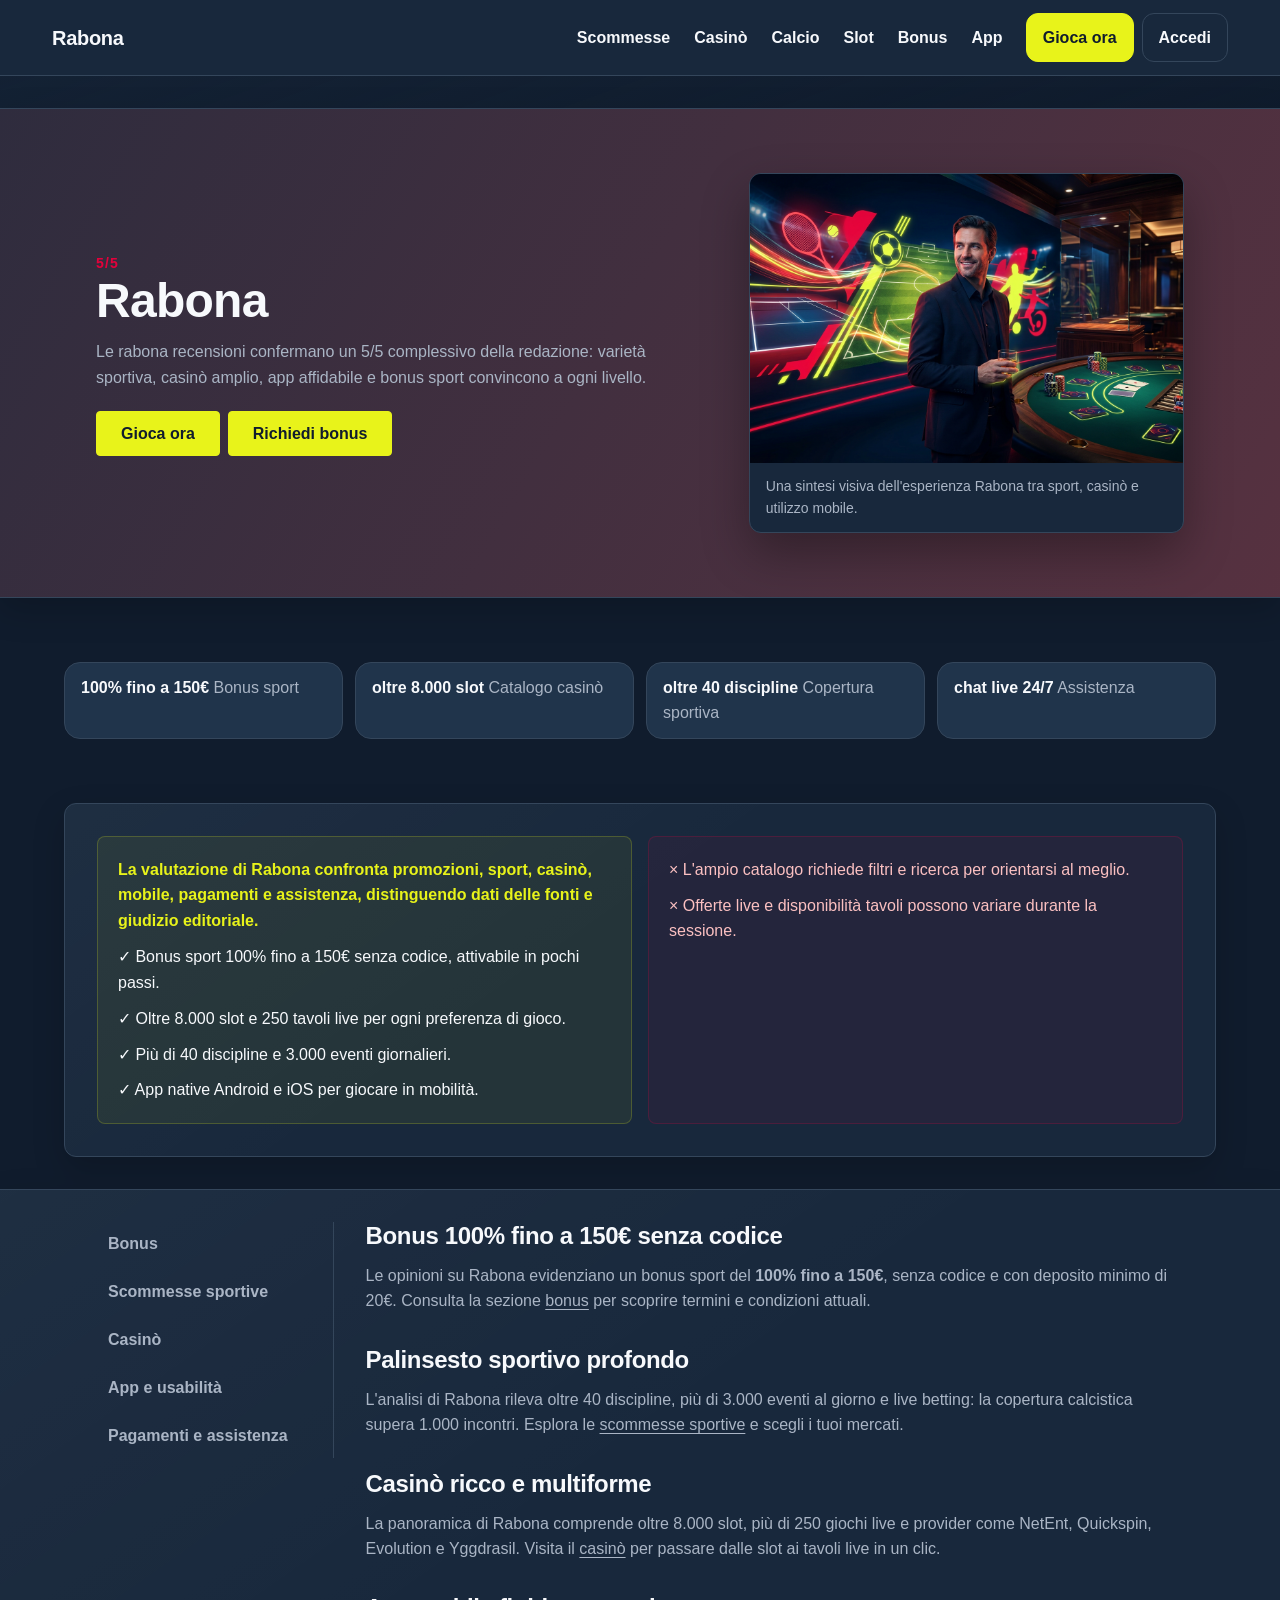
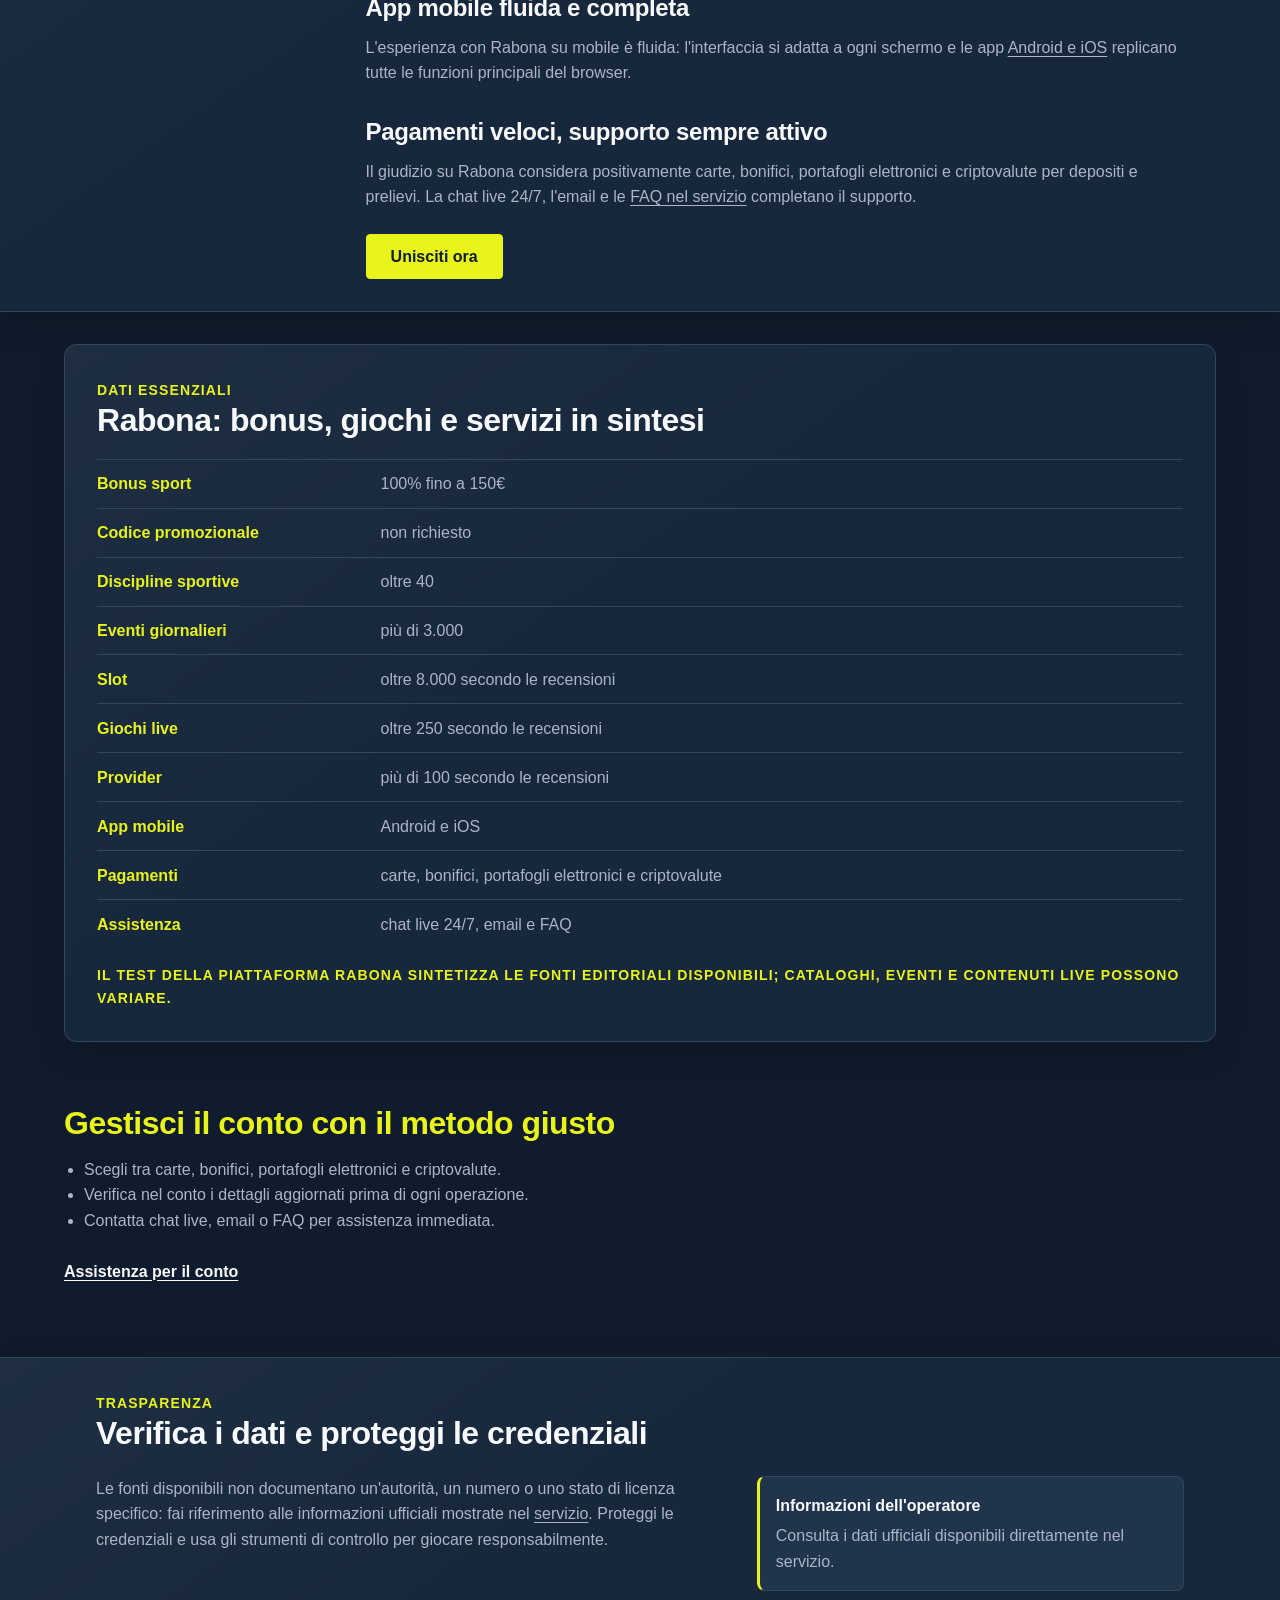
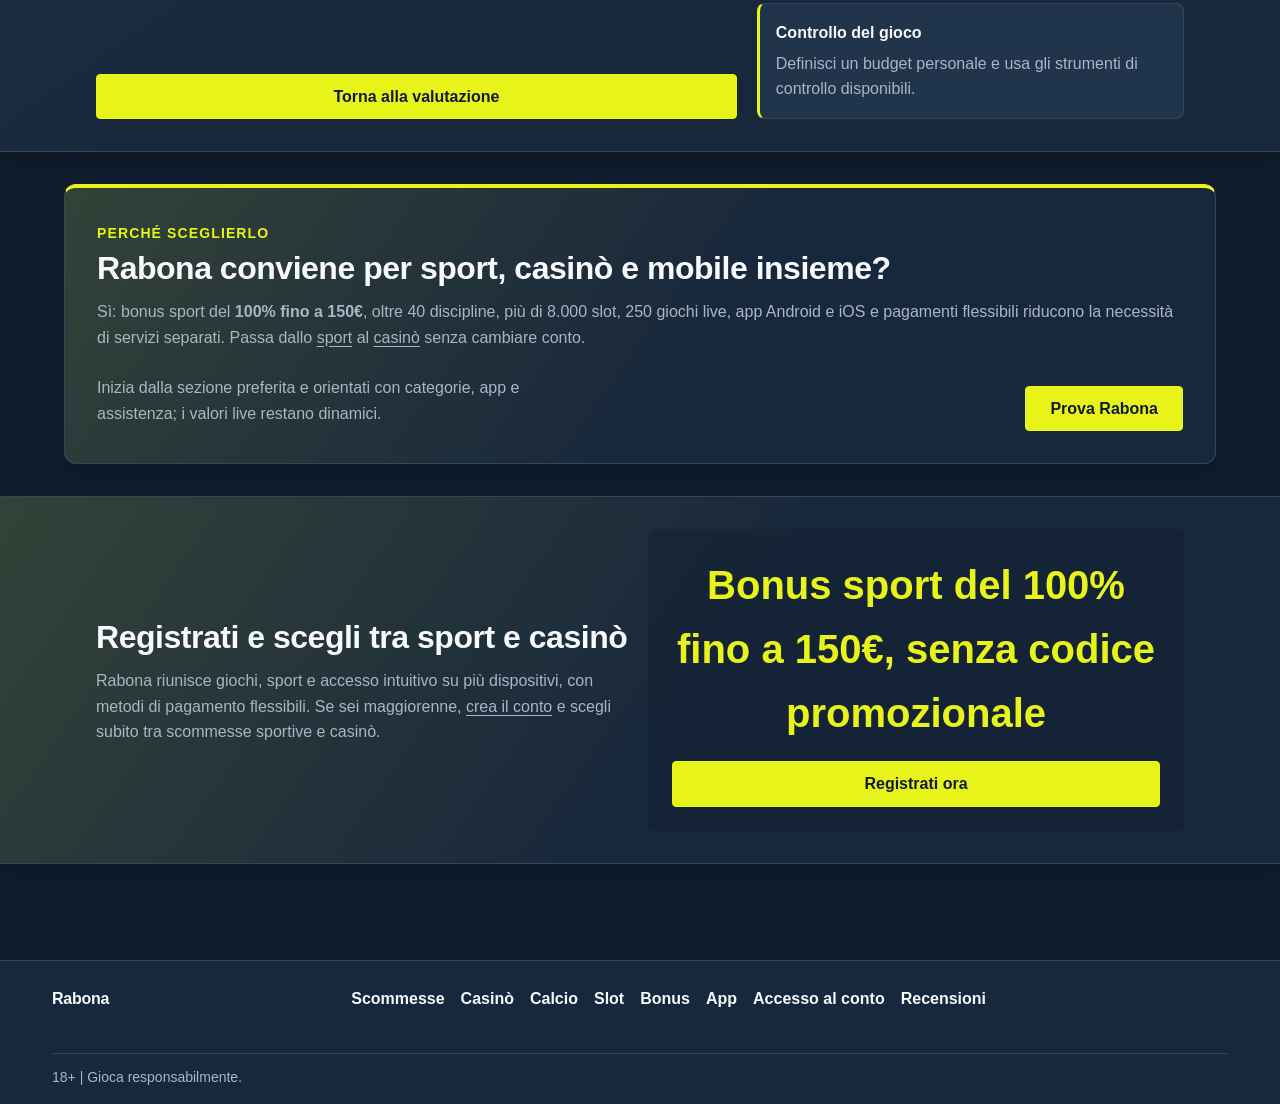
<file: recensioni/index.html>
<!doctype html><!-- page route="/recensioni/" -->

<html lang="it">
<head>
  <meta charset="utf-8">
  <meta name="viewport" content="width=device-width, initial-scale=1">
  <title>Rabona recensioni: bonus, giochi e affidabilità</title>
  <link rel="stylesheet" href="/site.css">
<meta name="description" content="Leggi rabona recensioni su bonus, oltre 8.000 slot, scommesse, pagamenti e app mobile: scopri i vantaggi e scegli se registrarti ora."><link rel="canonical" href="https://rabonaita.com/recensioni/"><link rel="icon" type="image/svg+xml" href="/favicon.svg"><meta property="og:title" content="Rabona recensioni: bonus, giochi e affidabilità"><meta property="og:description" content="Leggi rabona recensioni su bonus, oltre 8.000 slot, scommesse, pagamenti e app mobile: scopri i vantaggi e scegli se registrarti ora."><meta property="og:url" content="https://rabonaita.com/recensioni/"><meta property="og:image" content="https://rabonaita.com/og.svg"><meta property="og:type" content="website"><meta property="og:locale" content="it_IT"><meta property="og:site_name" content="Rabona"><meta name="twitter:card" content="summary_large_image"><script type="application/ld+json">{"@context":"https://schema.org","@graph":[{"@type":"WebPage","name":"Rabona recensioni: bonus, giochi e affidabilità","url":"https://rabonaita.com/recensioni/","description":"Leggi rabona recensioni su bonus, oltre 8.000 slot, scommesse, pagamenti e app mobile: scopri i vantaggi e scegli se registrarti ora.","inLanguage":"it"},{"@type":"BreadcrumbList","itemListElement":[{"@type":"ListItem","position":1,"name":"Rabona","item":"https://rabonaita.com/"},{"@type":"ListItem","position":2,"name":"Rabona recensioni: bonus, giochi e affidabilità","item":"https://rabonaita.com/recensioni/"}]}]}</script></head>
<body>
  <header class="ci-head">
  <a class="ci-brand" href="/">Rabona</a>
  <nav class="ci-nav" aria-label="Rabona">
    <a href="/scommesse/">Scommesse</a><a href="/casino/">Casinò</a><a href="/calcio/">Calcio</a><a href="/slot/">Slot</a><a href="/bonus/">Bonus</a><a href="/app/">App</a>
  </nav>
  <div class="ci-actions"><a href="http://api.rabonaita.com/" rel="sponsored nofollow noopener" target="_blank">Gioca ora</a><a href="http://api.rabonaita.com/" rel="sponsored nofollow noopener" target="_blank">Accedi</a></div>
</header>
  <main>
    <!-- block:start instance="block-32cced08" block="review.dual-hero" -->
<header class="pc pc-review-hero pc-band"><div><small>5/5</small><h1>Rabona</h1><p>Le rabona recensioni confermano un 5/5 complessivo della redazione: varietà sportiva, casinò amplio, app affidabile e bonus sport convincono a ogni livello.</p><a class="pc-action" href="http://api.rabonaita.com/" rel="sponsored nofollow noopener" target="_blank">Gioca ora</a><a class="pc-action" href="http://api.rabonaita.com/" rel="sponsored nofollow noopener" target="_blank">Richiedi bonus</a></div><figure><img src="assets/block-32cced08-proof-image-0.png" alt="Promotional proof image showing the operator experience" width="1264" height="848"><figcaption>Una sintesi visiva dell&#39;esperienza Rabona tra sport, casinò e utilizzo mobile.</figcaption></figure></header>

<!-- block:end instance="block-32cced08" -->
<!-- block:start instance="block-27440633" block="trust.fact-chips" -->
<aside class="pc pc-chip-row pc-flush"><div class="pc-pills"><span><b>100% fino a 150€</b> Bonus sport</span><span><b>oltre 8.000 slot</b> Catalogo casinò</span><span><b>oltre 40 discipline</b> Copertura sportiva</span><span><b>chat live 24/7</b> Assistenza</span></div></aside>

<!-- block:end instance="block-27440633" -->
<!-- block:start instance="block-9ded76ef" block="review.pros-cons" -->
<section class="pc pc-pros-cons"><section><strong>La valutazione di Rabona confronta promozioni, sport, casinò, mobile, pagamenti e assistenza, distinguendo dati delle fonti e giudizio editoriale.</strong><span>✓ Bonus sport 100% fino a 150€ senza codice, attivabile in pochi passi.</span><span>✓ Oltre 8.000 slot e 250 tavoli live per ogni preferenza di gioco.</span><span>✓ Più di 40 discipline e 3.000 eventi giornalieri.</span><span>✓ App native Android e iOS per giocare in mobilità.</span></section><section><span>× L&#39;ampio catalogo richiede filtri e ricerca per orientarsi al meglio.</span><span>× Offerte live e disponibilità tavoli possono variare durante la sessione.</span></section></section>

<!-- block:end instance="block-9ded76ef" -->
<!-- block:start instance="block-782c3589" block="review.editorial-body" -->
<article class="pc pc-review-body pc-band"><nav aria-label="Menu 2"><a href="/bonus/">Bonus</a><a href="/scommesse/">Scommesse sportive</a><a href="/casino/">Casinò</a><a href="/app/">App e usabilità</a><a href="/accesso/">Pagamenti e assistenza</a></nav><div><section><h2>Bonus 100% fino a 150€ senza codice</h2><div><p>Le opinioni su Rabona evidenziano un bonus sport del <strong>100% fino a 150€</strong>, senza codice e con deposito minimo di 20€. Consulta la sezione <a href="/bonus/">bonus</a> per scoprire termini e condizioni attuali.</p></div></section><section><h2>Palinsesto sportivo profondo</h2><div><p>L&#39;analisi di Rabona rileva oltre 40 discipline, più di 3.000 eventi al giorno e live betting: la copertura calcistica supera 1.000 incontri. Esplora le <a href="/scommesse/">scommesse sportive</a> e scegli i tuoi mercati.</p></div></section><section><h2>Casinò ricco e multiforme</h2><div><p>La panoramica di Rabona comprende oltre 8.000 slot, più di 250 giochi live e provider come NetEnt, Quickspin, Evolution e Yggdrasil. Visita il <a href="/casino/">casinò</a> per passare dalle slot ai tavoli live in un clic.</p></div></section><section><h2>App mobile fluida e completa</h2><div><p>L&#39;esperienza con Rabona su mobile è fluida: l&#39;interfaccia si adatta a ogni schermo e le app <a href="/app/">Android e iOS</a> replicano tutte le funzioni principali del browser.</p></div></section><section><h2>Pagamenti veloci, supporto sempre attivo</h2><div><p>Il giudizio su Rabona considera positivamente carte, bonifici, portafogli elettronici e criptovalute per depositi e prelievi. La chat live 24/7, l&#39;email e le <a href="/accesso/">FAQ nel servizio</a> completano il supporto.</p></div></section><a class="pc-action" href="http://api.rabonaita.com/" rel="sponsored nofollow noopener" target="_blank">Unisciti ora</a></div></article>

<!-- block:end instance="block-782c3589" -->
<!-- block:start instance="block-8ad3e801" block="data.fact-sheet" -->
<section class="pc pc-fact-sheet"><header><div><small>Dati essenziali</small><h2>Rabona: bonus, giochi e servizi in sintesi</h2></div></header><dl class="pc-fact-sheet__rows"><div><dt>Bonus sport</dt><dd>100% fino a 150€</dd></div><div><dt>Codice promozionale</dt><dd>non richiesto</dd></div><div><dt>Discipline sportive</dt><dd>oltre 40</dd></div><div><dt>Eventi giornalieri</dt><dd>più di 3.000</dd></div><div><dt>Slot</dt><dd>oltre 8.000 secondo le recensioni</dd></div><div><dt>Giochi live</dt><dd>oltre 250 secondo le recensioni</dd></div><div><dt>Provider</dt><dd>più di 100 secondo le recensioni</dd></div><div><dt>App mobile</dt><dd>Android e iOS</dd></div><div><dt>Pagamenti</dt><dd>carte, bonifici, portafogli elettronici e criptovalute</dd></div><div><dt>Assistenza</dt><dd>chat live 24/7, email e FAQ</dd></div></dl><footer><small>Il test della piattaforma Rabona sintetizza le fonti editoriali disponibili; cataloghi, eventi e contenuti live possono variare.</small></footer></section>

<!-- block:end instance="block-8ad3e801" -->
<!-- block:start instance="block-133a1a0b" block="payments.security-callout" -->
<aside class="pc pc-payment-safety pc-flush"><strong>Gestisci il conto con il metodo giusto</strong><ul><li>Scegli tra carte, bonifici, portafogli elettronici e criptovalute.</li><li>Verifica nel conto i dettagli aggiornati prima di ogni operazione.</li><li>Contatta chat live, email o FAQ per assistenza immediata.</li></ul><a href="/accesso/">Assistenza per il conto</a></aside>

<!-- block:end instance="block-133a1a0b" -->
<!-- block:start instance="block-fc6b0b39" block="compliance.license-band" -->
<section class="pc pc-guide-panel pc-license-band pc-band"><header><div><small>Trasparenza</small><h2>Verifica i dati e proteggi le credenziali</h2></div></header><div class="pc-guide-panel__grid"><div class="pc-guide-panel__body"><p>Le fonti disponibili non documentano un&#39;autorità, un numero o uno stato di licenza specifico: fai riferimento alle informazioni ufficiali mostrate nel <a href="/">servizio</a>. Proteggi le credenziali e usa gli strumenti di controllo per giocare responsabilmente.</p><a class="pc-action" href="/recensioni/">Torna alla valutazione</a></div><ul class="pc-guide-panel__notes"><li><strong>Informazioni dell&#39;operatore</strong><span>Consulta i dati ufficiali disponibili direttamente nel servizio.</span></li><li><strong>Controllo del gioco</strong><span>Definisci un budget personale e usa gli strumenti di controllo disponibili.</span></li></ul></div></section>

<!-- block:end instance="block-fc6b0b39" -->
<!-- block:start instance="block-95f08761" block="conversion.objection-answer" -->
<section class="pc pc-objection-answer"><small>Perché sceglierlo</small><h2>Rabona conviene per sport, casinò e mobile insieme?</h2><div><p>Sì: bonus sport del <strong>100% fino a 150€</strong>, oltre 40 discipline, più di 8.000 slot, 250 giochi live, app Android e iOS e pagamenti flessibili riducono la necessità di servizi separati. Passa dallo <a href="/scommesse/">sport</a> al <a href="/casino/">casinò</a> senza cambiare conto.</p></div><footer><span>Inizia dalla sezione preferita e orientati con categorie, app e assistenza; i valori live restano dinamici.</span><a class="pc-action" href="http://api.rabonaita.com/" rel="sponsored nofollow noopener" target="_blank">Prova Rabona</a></footer></section>

<!-- block:end instance="block-95f08761" -->
<!-- block:start instance="block-7ce89375" block="conversion.closing-cta" -->
<section class="pc pc-closing-cta pc-band"><div><h2>Registrati e scegli tra sport e casinò</h2><div><p>Rabona riunisce giochi, sport e accesso intuitivo su più dispositivi, con metodi di pagamento flessibili. Se sei maggiorenne, <a href="/">crea il conto</a> e scegli subito tra scommesse sportive e casinò.</p></div></div><aside><strong>Bonus sport del 100% fino a 150€, senza codice promozionale</strong><a class="pc-action" href="http://api.rabonaita.com/" rel="sponsored nofollow noopener" target="_blank">Registrati ora</a></aside></section>

<!-- block:end instance="block-7ce89375" -->
  </main>
  <footer class="fl-foot">
  <div class="fl-inner">
    <strong>Rabona</strong>
    <nav aria-label="Rabona"><a href="/scommesse/">Scommesse</a><a href="/casino/">Casinò</a><a href="/calcio/">Calcio</a><a href="/slot/">Slot</a><a href="/bonus/">Bonus</a><a href="/app/">App</a><a href="/accesso/">Accesso al conto</a><a href="/recensioni/">Recensioni</a></nav>
    <p>18+ | Gioca responsabilmente.</p>
  </div>
</footer>
</body>
</html>
</file>
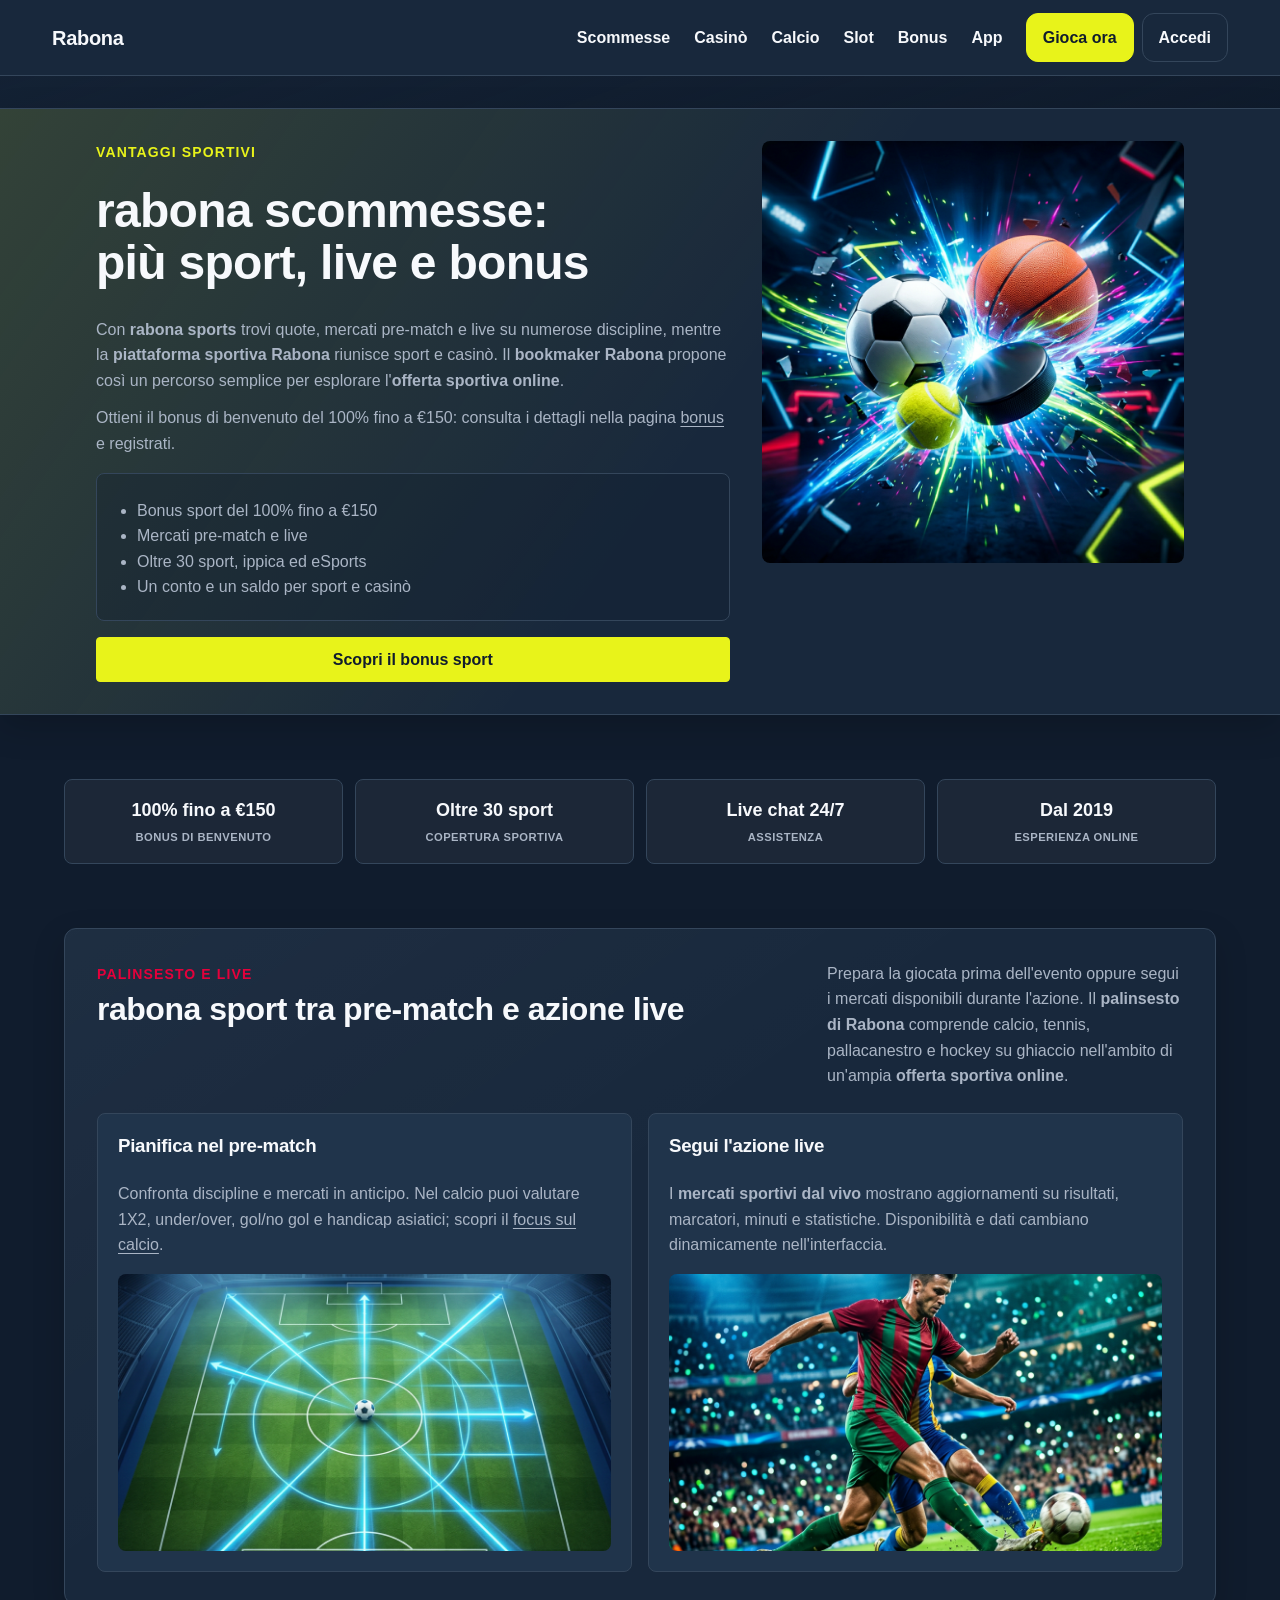
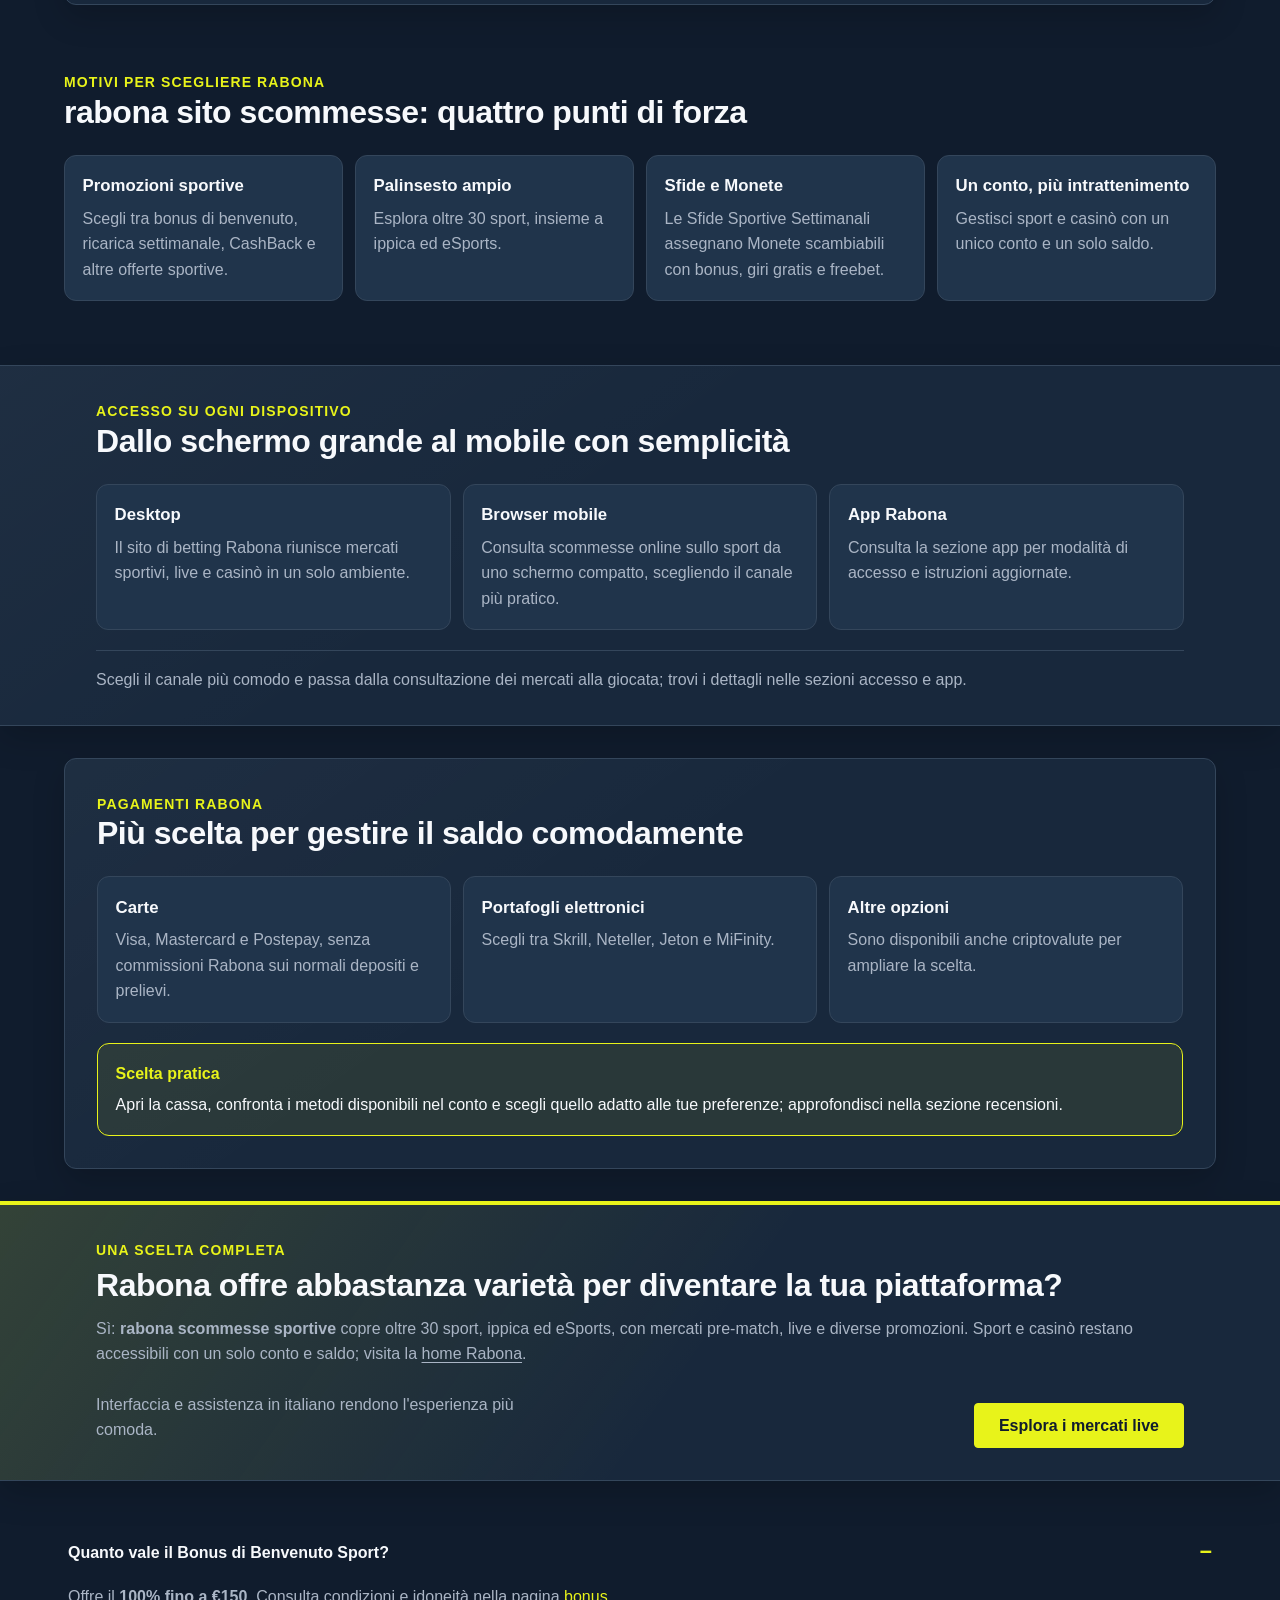
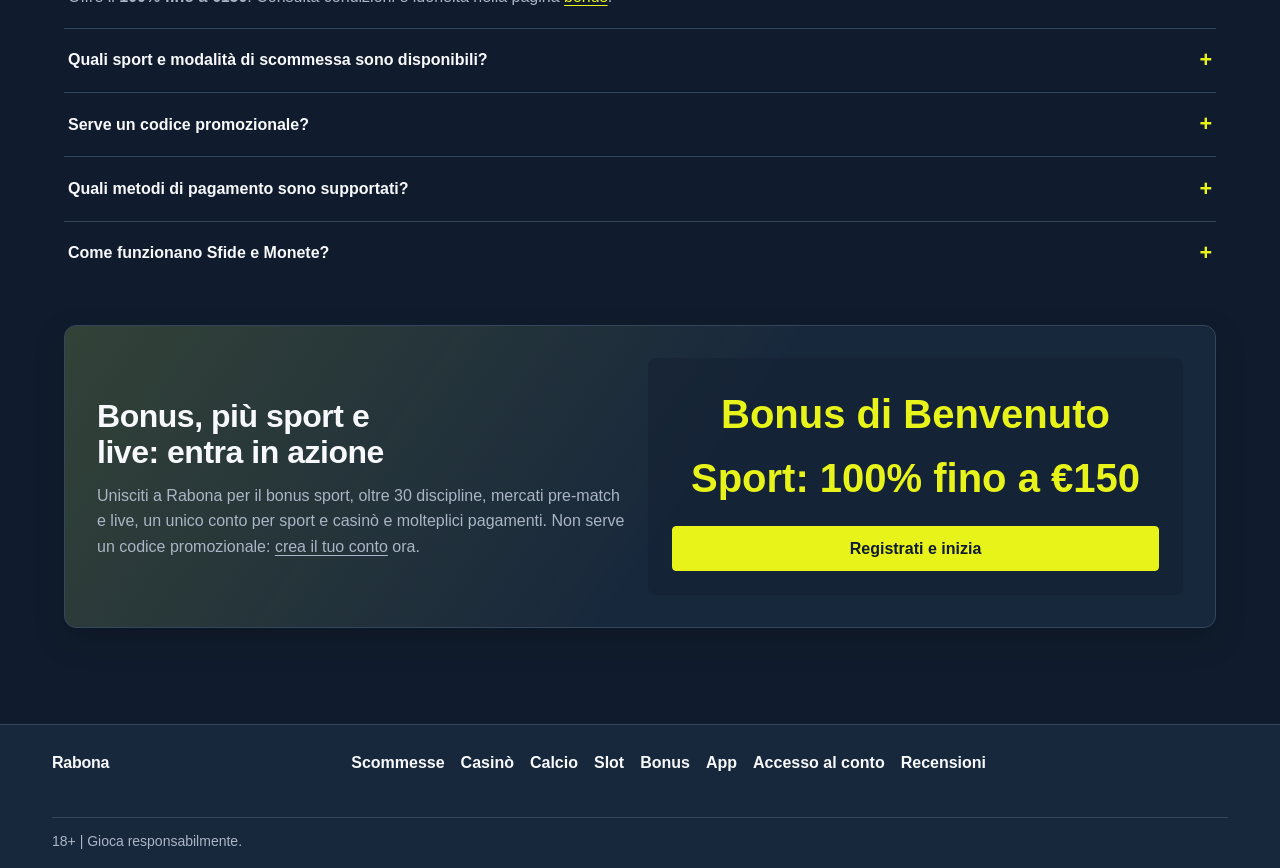
<file: scommesse/index.html>
<!doctype html><!-- page route="/scommesse/" -->

<html lang="it">
<head>
  <meta charset="utf-8">
  <meta name="viewport" content="width=device-width, initial-scale=1">
  <title>Rabona scommesse: sport, bonus e live</title>
  <link rel="stylesheet" href="/site.css">
<meta name="description" content="Scopri rabona scommesse: bonus sport fino a €150, tanti mercati pre-match e live, pagamenti flessibili e accesso rapido a rabona sports."><link rel="canonical" href="https://rabonaita.com/scommesse/"><link rel="icon" type="image/svg+xml" href="/favicon.svg"><meta property="og:title" content="Rabona scommesse: sport, bonus e live"><meta property="og:description" content="Scopri rabona scommesse: bonus sport fino a €150, tanti mercati pre-match e live, pagamenti flessibili e accesso rapido a rabona sports."><meta property="og:url" content="https://rabonaita.com/scommesse/"><meta property="og:image" content="https://rabonaita.com/og.svg"><meta property="og:type" content="website"><meta property="og:locale" content="it_IT"><meta property="og:site_name" content="Rabona"><meta name="twitter:card" content="summary_large_image"><script type="application/ld+json">{"@context":"https://schema.org","@graph":[{"@type":"WebPage","name":"Rabona scommesse: sport, bonus e live","url":"https://rabonaita.com/scommesse/","description":"Scopri rabona scommesse: bonus sport fino a €150, tanti mercati pre-match e live, pagamenti flessibili e accesso rapido a rabona sports.","inLanguage":"it"},{"@type":"BreadcrumbList","itemListElement":[{"@type":"ListItem","position":1,"name":"Rabona","item":"https://rabonaita.com/"},{"@type":"ListItem","position":2,"name":"Rabona scommesse: sport, bonus e live","item":"https://rabonaita.com/scommesse/"}]}]}</script></head>
<body>
  <header class="ci-head">
  <a class="ci-brand" href="/">Rabona</a>
  <nav class="ci-nav" aria-label="Rabona">
    <a href="/scommesse/">Scommesse</a><a href="/casino/">Casinò</a><a href="/calcio/">Calcio</a><a href="/slot/">Slot</a><a href="/bonus/">Bonus</a><a href="/app/">App</a>
  </nav>
  <div class="ci-actions"><a href="http://api.rabonaita.com/" rel="sponsored nofollow noopener" target="_blank">Gioca ora</a><a href="http://api.rabonaita.com/" rel="sponsored nofollow noopener" target="_blank">Accedi</a></div>
</header>
  <main>
    <!-- block:start instance="block-53edbabf" block="conversion.benefit-pitch" -->
<section class="pc pc-benefit-pitch pc-band"><div><small>Vantaggi sportivi</small><h1>rabona scommesse: più sport, live e bonus</h1><div><p>Con <strong>rabona sports</strong> trovi quote, mercati pre-match e live su numerose discipline, mentre la <strong>piattaforma sportiva Rabona</strong> riunisce sport e casinò. Il <strong>bookmaker Rabona</strong> propone così un percorso semplice per esplorare l&#39;<strong>offerta sportiva online</strong>.</p>
<p>Ottieni il bonus di benvenuto del 100% fino a €150: consulta i dettagli nella pagina <a href="/bonus/">bonus</a> e registrati.</p></div><ul><li>Bonus sport del 100% fino a €150</li><li>Mercati pre-match e live</li><li>Oltre 30 sport, ippica ed eSports</li><li>Un conto e un saldo per sport e casinò</li></ul><a class="pc-action" href="http://api.rabonaita.com/" rel="sponsored nofollow noopener" target="_blank">Scopri il bonus sport</a></div><figure class="pc-benefit-pitch-visual"><img src="assets/block-53edbabf-visual-0.png" alt="Promotional visual reinforcing the benefit pitch" width="1024" height="1024"></figure></section>

<!-- block:end instance="block-53edbabf" -->
<!-- block:start instance="block-4060ebf3" block="data.metrics-grid" -->
<section class="pc pc-metrics pc-flush"><div class="pc-cells"><span>100% fino a €150<small>Bonus di benvenuto</small></span><span>Oltre 30 sport<small>Copertura sportiva</small></span><span>Live chat 24/7<small>Assistenza</small></span><span>Dal 2019<small>Esperienza online</small></span></div></section>

<!-- block:end instance="block-4060ebf3" -->
<!-- block:start instance="block-391f5a33" block="narrative.split-section" -->
<section class="pc pc-split-section"><header><div><small>Palinsesto e live</small><h2>rabona sport tra pre-match e azione live</h2></div><div><p>Prepara la giocata prima dell&#39;evento oppure segui i mercati disponibili durante l&#39;azione. Il <strong>palinsesto di Rabona</strong> comprende calcio, tennis, pallacanestro e hockey su ghiaccio nell&#39;ambito di un&#39;ampia <strong>offerta sportiva online</strong>.</p></div></header><div class="pc-text-columns"><article><h3>Pianifica nel pre-match</h3><div><p>Confronta discipline e mercati in anticipo. Nel calcio puoi valutare 1X2, under/over, gol/no gol e handicap asiatici; scopri il <a href="/calcio/">focus sul calcio</a>.</p></div><figure class="pc-split-section-visual"><img src="assets/block-391f5a33-visual-0.png" alt="Editorial visual supporting each narrative column" width="1024" height="1024"></figure></article><article><h3>Segui l&#39;azione live</h3><div><p>I <strong>mercati sportivi dal vivo</strong> mostrano aggiornamenti su risultati, marcatori, minuti e statistiche. Disponibilità e dati cambiano dinamicamente nell&#39;interfaccia.</p></div><figure class="pc-split-section-visual"><img src="assets/block-391f5a33-visual-1.png" alt="Editorial visual supporting each narrative column" width="1024" height="1024"></figure></article></div></section>

<!-- block:end instance="block-391f5a33" -->
<!-- block:start instance="block-235b5d6e" block="summary.strength-cards" -->
<section class="pc pc-strength-cards pc-flush"><header><div><small>Motivi per scegliere Rabona</small><h2>rabona sito scommesse: quattro punti di forza</h2></div></header><ul class="pc-card-grid"><li><strong>Promozioni sportive</strong><span>Scegli tra bonus di benvenuto, ricarica settimanale, CashBack e altre offerte sportive.</span></li><li><strong>Palinsesto ampio</strong><span>Esplora oltre 30 sport, insieme a ippica ed eSports.</span></li><li><strong>Sfide e Monete</strong><span>Le Sfide Sportive Settimanali assegnano Monete scambiabili con bonus, giri gratis e freebet.</span></li><li><strong>Un conto, più intrattenimento</strong><span>Gestisci sport e casinò con un unico conto e un solo saldo.</span></li></ul></section>

<!-- block:end instance="block-235b5d6e" -->
<!-- block:start instance="block-b8f2679a" block="guidance.platform-cards" -->
<section class="pc pc-platform-cards pc-band"><header><div><small>Accesso su ogni dispositivo</small><h2>Dallo schermo grande al mobile con semplicità</h2></div></header><ul class="pc-card-grid"><li><strong>Desktop</strong><span>Il sito di betting Rabona riunisce mercati sportivi, live e casinò in un solo ambiente.</span></li><li><strong>Browser mobile</strong><span>Consulta scommesse online sullo sport da uno schermo compatto, scegliendo il canale più pratico.</span></li><li><strong>App Rabona</strong><span>Consulta la sezione app per modalità di accesso e istruzioni aggiornate.</span></li></ul><p class="pc-platform-cards__summary">Scegli il canale più comodo e passa dalla consultazione dei mercati alla giocata; trovi i dettagli nelle sezioni accesso e app.</p></section>

<!-- block:end instance="block-b8f2679a" -->
<!-- block:start instance="block-8c0a97a5" block="payments.parameter-cards" -->
<section class="pc pc-parameter-cards"><header><div><small>Pagamenti Rabona</small><h2>Più scelta per gestire il saldo comodamente</h2></div></header><ul class="pc-card-grid"><li><strong>Carte</strong><span>Visa, Mastercard e Postepay, senza commissioni Rabona sui normali depositi e prelievi.</span></li><li><strong>Portafogli elettronici</strong><span>Scegli tra Skrill, Neteller, Jeton e MiFinity.</span></li><li><strong>Altre opzioni</strong><span>Sono disponibili anche criptovalute per ampliare la scelta.</span></li></ul><aside class="pc-parameter-cards__tip"><strong>Scelta pratica</strong><span>Apri la cassa, confronta i metodi disponibili nel conto e scegli quello adatto alle tue preferenze; approfondisci nella sezione recensioni.</span></aside></section>

<!-- block:end instance="block-8c0a97a5" -->
<!-- block:start instance="block-9b0d40a7" block="conversion.objection-answer" -->
<section class="pc pc-objection-answer pc-band"><small>Una scelta completa</small><h2>Rabona offre abbastanza varietà per diventare la tua piattaforma?</h2><div><p>Sì: <strong>rabona scommesse sportive</strong> copre oltre 30 sport, ippica ed eSports, con mercati pre-match, live e diverse promozioni. Sport e casinò restano accessibili con un solo conto e saldo; visita la <a href="/">home Rabona</a>.</p></div><footer><span>Interfaccia e assistenza in italiano rendono l&#39;esperienza più comoda.</span><a class="pc-action" href="http://api.rabonaita.com/" rel="sponsored nofollow noopener" target="_blank">Esplora i mercati live</a></footer></section>

<!-- block:end instance="block-9b0d40a7" -->
<!-- block:start instance="block-a23a76ae" block="interaction.faq-accordion" -->
<section class="pc pc-faq pc-flush"><details name="pc-faq-Quanto vale il Bonus di Benvenuto Sport?" open><summary>Quanto vale il Bonus di Benvenuto Sport?</summary><div><p>Offre il <strong>100% fino a €150</strong>. Consulta condizioni e idoneità nella pagina <a href="/bonus/">bonus</a>.</p></div></details><details name="pc-faq-Quanto vale il Bonus di Benvenuto Sport?"><summary>Quali sport e modalità di scommessa sono disponibili?</summary><div><p>Trovi oltre 30 sport, ippica ed eSports, con modalità pre-match e live. Per i mercati calcistici visita la sezione <a href="/calcio/">calcio</a>.</p></div></details><details name="pc-faq-Quanto vale il Bonus di Benvenuto Sport?"><summary>Serve un codice promozionale?</summary><div><p>No, l&#39;offerta documentata si applica senza codice promozionale.</p></div></details><details name="pc-faq-Quanto vale il Bonus di Benvenuto Sport?"><summary>Quali metodi di pagamento sono supportati?</summary><div><p>Sono disponibili Visa, Mastercard, Postepay, Skrill, Neteller, Jeton, MiFinity e criptovalute.</p></div></details><details name="pc-faq-Quanto vale il Bonus di Benvenuto Sport?"><summary>Come funzionano Sfide e Monete?</summary><div><p>Le Sfide Sportive Settimanali assegnano Monete utilizzabili nel Negozio Rabona per bonus, giri gratis e freebet.</p></div></details></section>

<!-- block:end instance="block-a23a76ae" -->
<!-- block:start instance="block-c5188c33" block="conversion.closing-cta" -->
<section class="pc pc-closing-cta"><div><h2>Bonus, più sport e live: entra in azione</h2><div><p>Unisciti a Rabona per il bonus sport, oltre 30 discipline, mercati pre-match e live, un unico conto per sport e casinò e molteplici pagamenti. Non serve un codice promozionale: <a href="/accesso/">crea il tuo conto</a> ora.</p></div></div><aside><strong>Bonus di Benvenuto Sport: 100% fino a €150</strong><a class="pc-action" href="http://api.rabonaita.com/" rel="sponsored nofollow noopener" target="_blank">Registrati e inizia</a></aside></section>

<!-- block:end instance="block-c5188c33" -->
  </main>
  <footer class="fl-foot">
  <div class="fl-inner">
    <strong>Rabona</strong>
    <nav aria-label="Rabona"><a href="/scommesse/">Scommesse</a><a href="/casino/">Casinò</a><a href="/calcio/">Calcio</a><a href="/slot/">Slot</a><a href="/bonus/">Bonus</a><a href="/app/">App</a><a href="/accesso/">Accesso al conto</a><a href="/recensioni/">Recensioni</a></nav>
    <p>18+ | Gioca responsabilmente.</p>
  </div>
</footer>
</body>
</html>
</file>
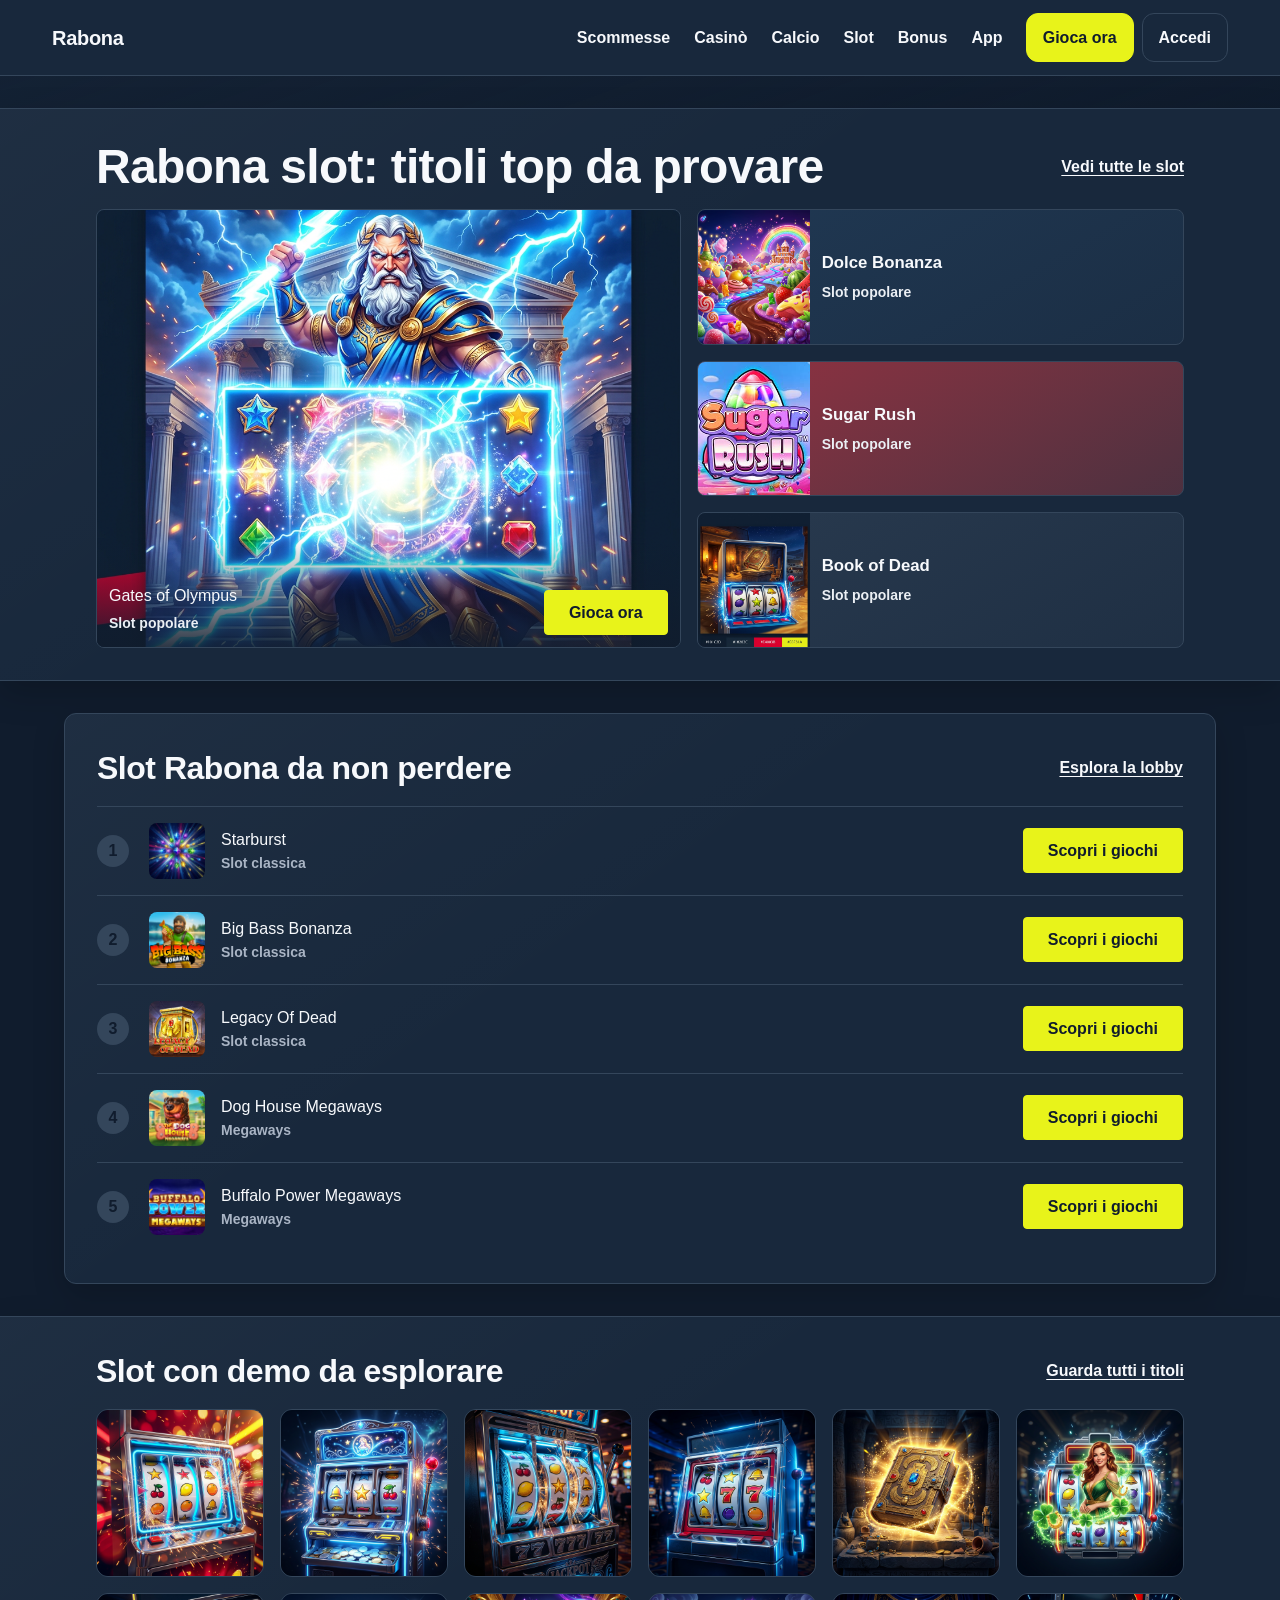
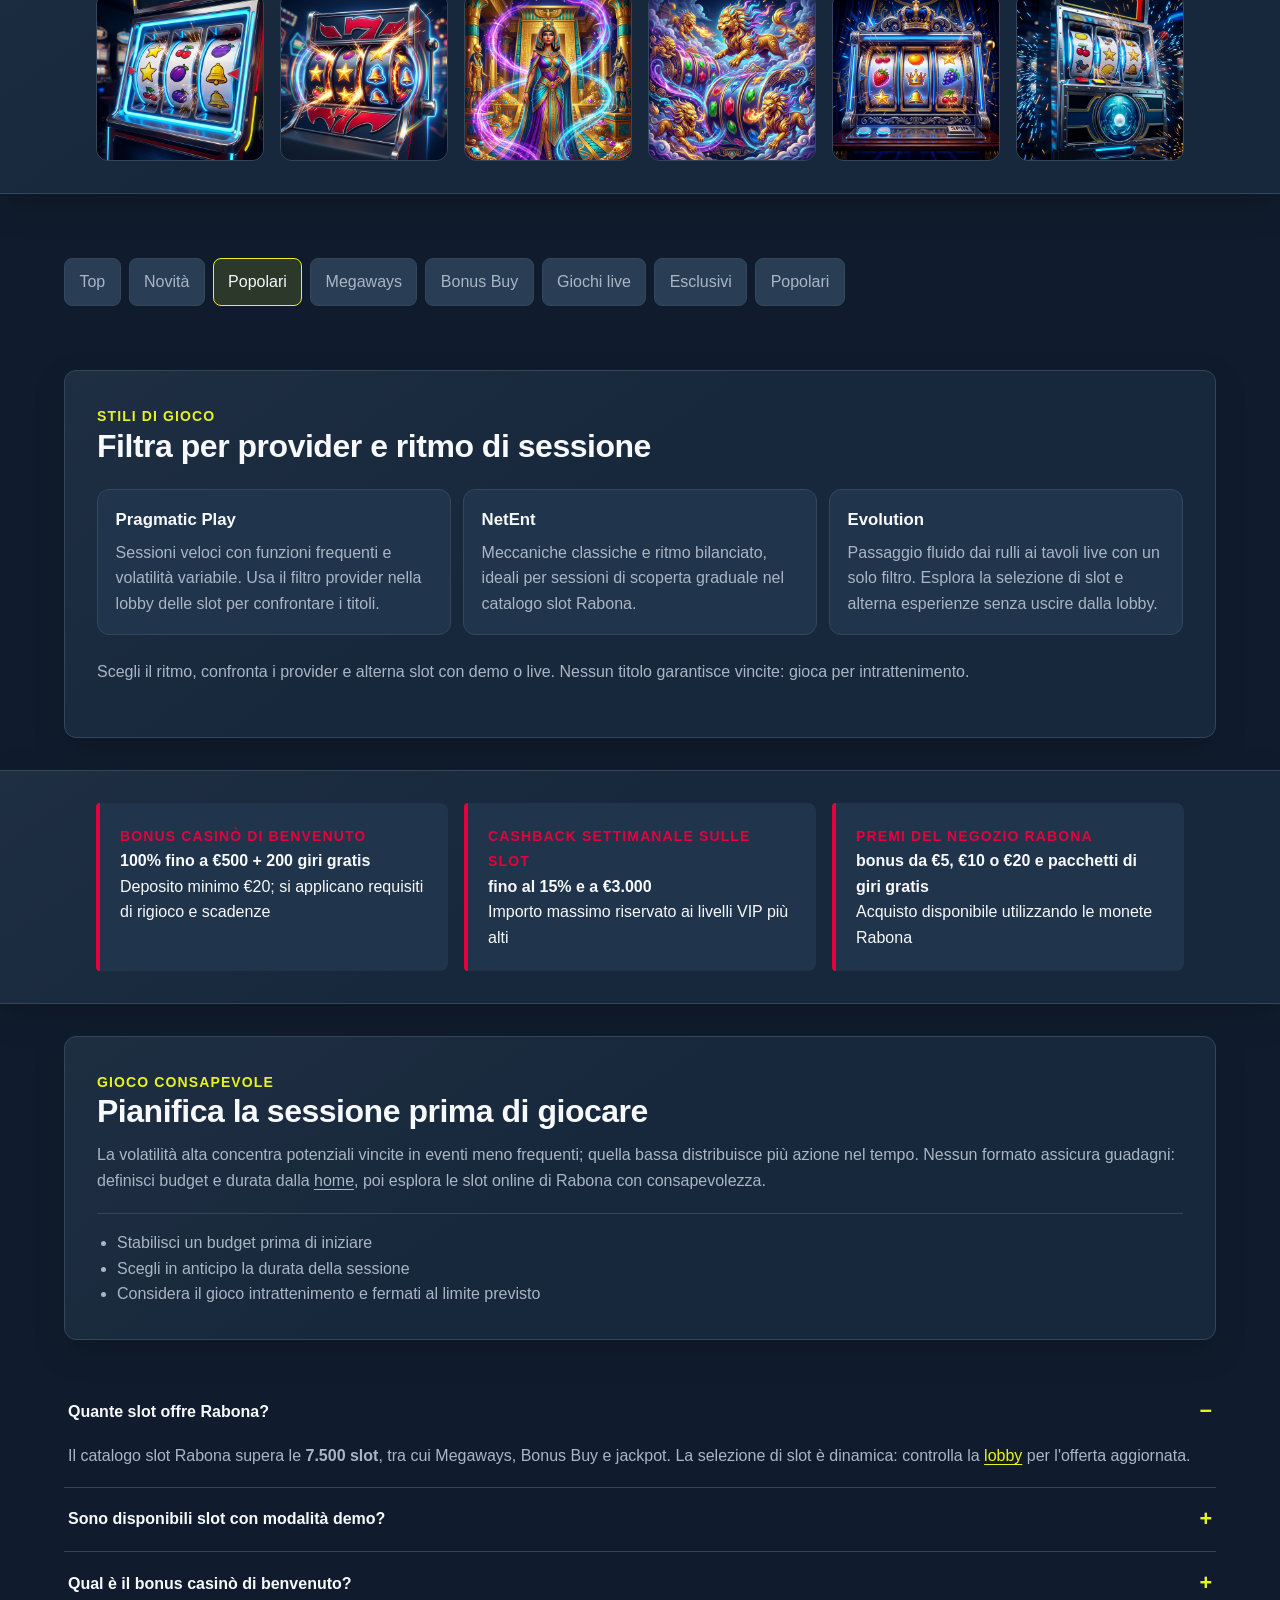
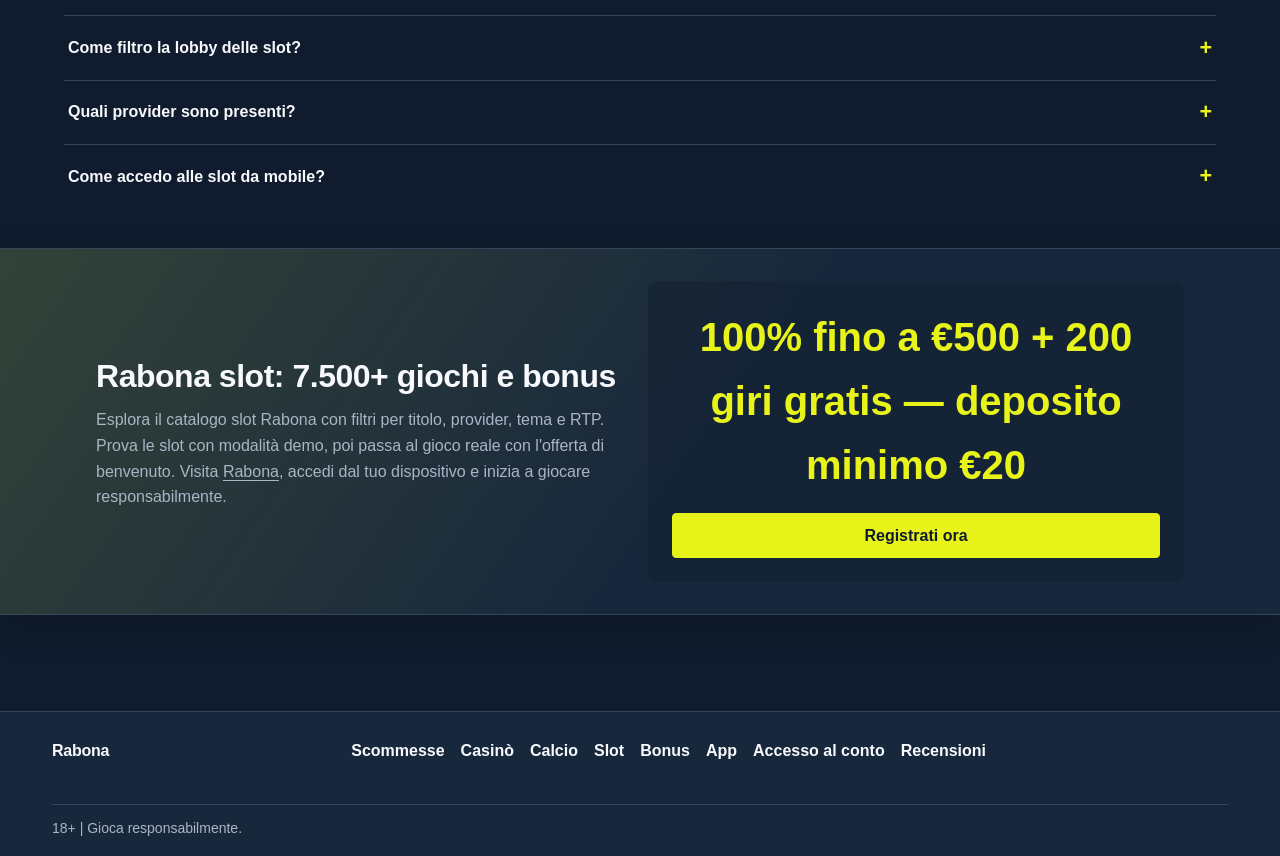
<file: slot/index.html>
<!doctype html><!-- page route="/slot/" -->

<html lang="it">
<head>
  <meta charset="utf-8">
  <meta name="viewport" content="width=device-width, initial-scale=1">
  <title>Rabona slot: giochi, demo e bonus casinò</title>
  <link rel="stylesheet" href="/site.css">
<meta name="description" content="Scopri rabona slot: oltre 7.500 titoli, demo, provider famosi e bonus casinò fino a €500 con 200 giri gratis. Esplora la lobby e registrati."><link rel="canonical" href="https://rabonaita.com/slot/"><link rel="icon" type="image/svg+xml" href="/favicon.svg"><meta property="og:title" content="Rabona slot: giochi, demo e bonus casinò"><meta property="og:description" content="Scopri rabona slot: oltre 7.500 titoli, demo, provider famosi e bonus casinò fino a €500 con 200 giri gratis. Esplora la lobby e registrati."><meta property="og:url" content="https://rabonaita.com/slot/"><meta property="og:image" content="https://rabonaita.com/og.svg"><meta property="og:type" content="website"><meta property="og:locale" content="it_IT"><meta property="og:site_name" content="Rabona"><meta name="twitter:card" content="summary_large_image"><script type="application/ld+json">{"@context":"https://schema.org","@graph":[{"@type":"WebPage","name":"Rabona slot: giochi, demo e bonus casinò","url":"https://rabonaita.com/slot/","description":"Scopri rabona slot: oltre 7.500 titoli, demo, provider famosi e bonus casinò fino a €500 con 200 giri gratis. Esplora la lobby e registrati.","inLanguage":"it"},{"@type":"BreadcrumbList","itemListElement":[{"@type":"ListItem","position":1,"name":"Rabona","item":"https://rabonaita.com/"},{"@type":"ListItem","position":2,"name":"Rabona slot: giochi, demo e bonus casinò","item":"https://rabonaita.com/slot/"}]}]}</script></head>
<body>
  <header class="ci-head">
  <a class="ci-brand" href="/">Rabona</a>
  <nav class="ci-nav" aria-label="Rabona">
    <a href="/scommesse/">Scommesse</a><a href="/casino/">Casinò</a><a href="/calcio/">Calcio</a><a href="/slot/">Slot</a><a href="/bonus/">Bonus</a><a href="/app/">App</a>
  </nav>
  <div class="ci-actions"><a href="http://api.rabonaita.com/" rel="sponsored nofollow noopener" target="_blank">Gioca ora</a><a href="http://api.rabonaita.com/" rel="sponsored nofollow noopener" target="_blank">Accedi</a></div>
</header>
  <main>
    <!-- block:start instance="block-5226d872" block="home.game-spotlight" -->
<section class="pc pc-game-spotlight pc-band"><header><h1>Rabona slot: titoli top da provare</h1><a href="http://api.rabonaita.com/" rel="sponsored nofollow noopener" target="_blank">Vedi tutte le slot</a></header><div class="pc-game-spotlight-layout"><article class="pc-game-spotlight-feature"><figure class="pc-game-tile-art"><img src="assets/block-5226d872-game-art-0.png" alt="Game artwork for the featured game and supporting tiles, matching the games list order" width="1024" height="1024"></figure><div class="pc-game-tile-meta"><span>Gates of Olympus<small>Slot popolare</small></span><a class="pc-action" href="http://api.rabonaita.com/" rel="sponsored nofollow noopener" target="_blank">Gioca ora</a></div></article><div class="pc-game-tiles pc-game-spotlight-list"><a href="http://api.rabonaita.com/" rel="sponsored nofollow noopener" target="_blank"><figure class="pc-game-tile-art"><img src="assets/block-5226d872-game-art-1.png" alt="Game artwork for the featured game and supporting tiles, matching the games list order" width="1024" height="1024"></figure><span class="pc-game-tile-meta">Dolce Bonanza<small>Slot popolare</small></span></a><a href="http://api.rabonaita.com/" rel="sponsored nofollow noopener" target="_blank"><figure class="pc-game-tile-art"><img src="assets/block-5226d872-game-art-2.jpg" alt="Sugar Rush" width="400" height="254"></figure><span class="pc-game-tile-meta">Sugar Rush<small>Slot popolare</small></span></a><a href="http://api.rabonaita.com/" rel="sponsored nofollow noopener" target="_blank"><figure class="pc-game-tile-art"><img src="assets/block-5226d872-game-art-3.jpg" alt="Game artwork for the featured game and supporting tiles, matching the games list order" width="1024" height="1024"></figure><span class="pc-game-tile-meta">Book of Dead<small>Slot popolare</small></span></a></div></div></section>

<!-- block:end instance="block-5226d872" -->
<!-- block:start instance="block-b0e3b63e" block="home.top-games" -->
<section class="pc pc-top-games"><header><strong>Slot Rabona da non perdere</strong><a href="http://api.rabonaita.com/" rel="sponsored nofollow noopener" target="_blank">Esplora la lobby</a></header><div><article><b>1</b><figure class="pc-top-games-thumb"><img src="assets/block-b0e3b63e-game-art-0.jpg" alt="Game artwork thumbnail for each ranked game, matching the games list order" width="1024" height="1024"></figure><span>Starburst<small>Slot classica</small></span><a class="pc-action" href="http://api.rabonaita.com/" rel="sponsored nofollow noopener" target="_blank">Scopri i giochi</a></article><article><b>2</b><figure class="pc-top-games-thumb"><img src="assets/block-b0e3b63e-game-art-1.png" alt="Big Bass Bonanza" width="325" height="234"></figure><span>Big Bass Bonanza<small>Slot classica</small></span><a class="pc-action" href="http://api.rabonaita.com/" rel="sponsored nofollow noopener" target="_blank">Scopri i giochi</a></article><article><b>3</b><figure class="pc-top-games-thumb"><img src="assets/block-b0e3b63e-game-art-2.jpg" alt="Legacy Of Dead" width="300" height="169"></figure><span>Legacy Of Dead<small>Slot classica</small></span><a class="pc-action" href="http://api.rabonaita.com/" rel="sponsored nofollow noopener" target="_blank">Scopri i giochi</a></article><article><b>4</b><figure class="pc-top-games-thumb"><img src="assets/block-b0e3b63e-game-art-3.png" alt="Dog House Megaways" width="325" height="234"></figure><span>Dog House Megaways<small>Megaways</small></span><a class="pc-action" href="http://api.rabonaita.com/" rel="sponsored nofollow noopener" target="_blank">Scopri i giochi</a></article><article><b>5</b><figure class="pc-top-games-thumb"><img src="assets/block-b0e3b63e-game-art-4.webp" alt="Buffalo Power Megaways" width="320" height="241"></figure><span>Buffalo Power Megaways<small>Megaways</small></span><a class="pc-action" href="http://api.rabonaita.com/" rel="sponsored nofollow noopener" target="_blank">Scopri i giochi</a></article></div></section>

<!-- block:end instance="block-b0e3b63e" -->
<!-- block:start instance="block-14f6358c" block="home.game-demo-grid" -->
<section class="pc pc-game-demo-grid pc-band"><header><strong>Slot con demo da esplorare</strong><a href="http://api.rabonaita.com/" rel="sponsored nofollow noopener" target="_blank">Guarda tutti i titoli</a></header><div class="pc-game-tiles pc-game-demo-cards"><article class="pc-game-demo-card"><figure class="pc-game-tile-art"><img src="assets/block-14f6358c-game-art-0.png" alt="Game artwork for each demo card, matching the games list order" width="1024" height="1024" loading="lazy"></figure><footer><a href="http://api.rabonaita.com/" aria-label="Prova gratis: Fruit Party" rel="sponsored nofollow noopener" target="_blank">Prova gratis</a><a class="pc-action" href="http://api.rabonaita.com/" aria-label="Passa al gioco: Fruit Party" rel="sponsored nofollow noopener" target="_blank">Passa al gioco</a></footer></article><article class="pc-game-demo-card"><figure class="pc-game-tile-art"><img src="assets/block-14f6358c-game-art-1.png" alt="Game artwork for each demo card, matching the games list order" width="1024" height="1024" loading="lazy"></figure><footer><a href="http://api.rabonaita.com/" aria-label="Prova gratis: Starlight Princess" rel="sponsored nofollow noopener" target="_blank">Prova gratis</a><a class="pc-action" href="http://api.rabonaita.com/" aria-label="Passa al gioco: Starlight Princess" rel="sponsored nofollow noopener" target="_blank">Passa al gioco</a></footer></article><article class="pc-game-demo-card"><figure class="pc-game-tile-art"><img src="assets/block-14f6358c-game-art-2.jpg" alt="Game artwork for each demo card, matching the games list order" width="1024" height="1024" loading="lazy"></figure><footer><a href="http://api.rabonaita.com/" aria-label="Prova gratis: Big Bass Splash" rel="sponsored nofollow noopener" target="_blank">Prova gratis</a><a class="pc-action" href="http://api.rabonaita.com/" aria-label="Passa al gioco: Big Bass Splash" rel="sponsored nofollow noopener" target="_blank">Passa al gioco</a></footer></article><article class="pc-game-demo-card"><figure class="pc-game-tile-art"><img src="assets/block-14f6358c-game-art-3.png" alt="Game artwork for each demo card, matching the games list order" width="1024" height="1024" loading="lazy"></figure><footer><a href="http://api.rabonaita.com/" aria-label="Prova gratis: Wolf Power Hold and Win" rel="sponsored nofollow noopener" target="_blank">Prova gratis</a><a class="pc-action" href="http://api.rabonaita.com/" aria-label="Passa al gioco: Wolf Power Hold and Win" rel="sponsored nofollow noopener" target="_blank">Passa al gioco</a></footer></article><article class="pc-game-demo-card"><figure class="pc-game-tile-art"><img src="assets/block-14f6358c-game-art-4.png" alt="Game artwork for each demo card, matching the games list order" width="1024" height="1024" loading="lazy"></figure><footer><a href="http://api.rabonaita.com/" aria-label="Prova gratis: Book of Ra Magic" rel="sponsored nofollow noopener" target="_blank">Prova gratis</a><a class="pc-action" href="http://api.rabonaita.com/" aria-label="Passa al gioco: Book of Ra Magic" rel="sponsored nofollow noopener" target="_blank">Passa al gioco</a></footer></article><article class="pc-game-demo-card"><figure class="pc-game-tile-art"><img src="assets/block-14f6358c-game-art-5.png" alt="Game artwork for each demo card, matching the games list order" width="1024" height="1024" loading="lazy"></figure><footer><a href="http://api.rabonaita.com/" aria-label="Prova gratis: Lucky Lady&#39;s Charm" rel="sponsored nofollow noopener" target="_blank">Prova gratis</a><a class="pc-action" href="http://api.rabonaita.com/" aria-label="Passa al gioco: Lucky Lady&#39;s Charm" rel="sponsored nofollow noopener" target="_blank">Passa al gioco</a></footer></article><article class="pc-game-demo-card"><figure class="pc-game-tile-art"><img src="assets/block-14f6358c-game-art-6.jpg" alt="Game artwork for each demo card, matching the games list order" width="1024" height="1024" loading="lazy"></figure><footer><a href="http://api.rabonaita.com/" aria-label="Prova gratis: Joker&#39;s Jewels" rel="sponsored nofollow noopener" target="_blank">Prova gratis</a><a class="pc-action" href="http://api.rabonaita.com/" aria-label="Passa al gioco: Joker&#39;s Jewels" rel="sponsored nofollow noopener" target="_blank">Passa al gioco</a></footer></article><article class="pc-game-demo-card"><figure class="pc-game-tile-art"><img src="assets/block-14f6358c-game-art-7.png" alt="Game artwork for each demo card, matching the games list order" width="1024" height="1024" loading="lazy"></figure><footer><a href="http://api.rabonaita.com/" aria-label="Prova gratis: Ultra Hot Sevens" rel="sponsored nofollow noopener" target="_blank">Prova gratis</a><a class="pc-action" href="http://api.rabonaita.com/" aria-label="Passa al gioco: Ultra Hot Sevens" rel="sponsored nofollow noopener" target="_blank">Passa al gioco</a></footer></article><article class="pc-game-demo-card"><figure class="pc-game-tile-art"><img src="assets/block-14f6358c-game-art-8.jpg" alt="Game artwork for each demo card, matching the games list order" width="1024" height="1024" loading="lazy"></figure><footer><a href="http://api.rabonaita.com/" aria-label="Prova gratis: Legend of Cleopatra Megaways" rel="sponsored nofollow noopener" target="_blank">Prova gratis</a><a class="pc-action" href="http://api.rabonaita.com/" aria-label="Passa al gioco: Legend of Cleopatra Megaways" rel="sponsored nofollow noopener" target="_blank">Passa al gioco</a></footer></article><article class="pc-game-demo-card"><figure class="pc-game-tile-art"><img src="assets/block-14f6358c-game-art-9.png" alt="Game artwork for each demo card, matching the games list order" width="1024" height="1024" loading="lazy"></figure><footer><a href="http://api.rabonaita.com/" aria-label="Prova gratis: 5 Lions Megaways" rel="sponsored nofollow noopener" target="_blank">Prova gratis</a><a class="pc-action" href="http://api.rabonaita.com/" aria-label="Passa al gioco: 5 Lions Megaways" rel="sponsored nofollow noopener" target="_blank">Passa al gioco</a></footer></article><article class="pc-game-demo-card"><figure class="pc-game-tile-art"><img src="assets/block-14f6358c-game-art-10.png" alt="Game artwork for each demo card, matching the games list order" width="1024" height="1024" loading="lazy"></figure><footer><a href="http://api.rabonaita.com/" aria-label="Prova gratis: Royal Fruits 5" rel="sponsored nofollow noopener" target="_blank">Prova gratis</a><a class="pc-action" href="http://api.rabonaita.com/" aria-label="Passa al gioco: Royal Fruits 5" rel="sponsored nofollow noopener" target="_blank">Passa al gioco</a></footer></article><article class="pc-game-demo-card"><figure class="pc-game-tile-art"><img src="assets/block-14f6358c-game-art-11.png" alt="Game artwork for each demo card, matching the games list order" width="1024" height="1024" loading="lazy"></figure><footer><a href="http://api.rabonaita.com/" aria-label="Prova gratis: Dolphin&#39;s Pearl Deluxe" rel="sponsored nofollow noopener" target="_blank">Prova gratis</a><a class="pc-action" href="http://api.rabonaita.com/" aria-label="Passa al gioco: Dolphin&#39;s Pearl Deluxe" rel="sponsored nofollow noopener" target="_blank">Passa al gioco</a></footer></article></div></section>

<!-- block:end instance="block-14f6358c" -->
<!-- block:start instance="block-128e05d0" block="home.category-tabs" -->
<nav class="pc pc-category-rail pc-flush" aria-label="Menu 2"><div class="pc-tabs"><a href="/slot/">Top</a><a href="/slot/">Novità</a><a href="/slot/" aria-current="page">Popolari</a><a href="/slot/">Megaways</a><a href="/slot/">Bonus Buy</a><a href="/slot/">Giochi live</a><a href="/slot/">Esclusivi</a><a href="/slot/">Popolari</a></div></nav>

<!-- block:end instance="block-128e05d0" -->
<!-- block:start instance="block-475445ec" block="game.provider-styles" -->
<section class="pc pc-provider-styles"><header><div><small>Stili di gioco</small><h2>Filtra per provider e ritmo di sessione</h2></div></header><ul class="pc-card-grid"><li><strong>Pragmatic Play</strong><span>Sessioni veloci con funzioni frequenti e volatilità variabile. Usa il filtro provider nella lobby delle slot per confrontare i titoli.</span></li><li><strong>NetEnt</strong><span>Meccaniche classiche e ritmo bilanciato, ideali per sessioni di scoperta graduale nel catalogo slot Rabona.</span></li><li><strong>Evolution</strong><span>Passaggio fluido dai rulli ai tavoli live con un solo filtro. Esplora la selezione di slot e alterna esperienze senza uscire dalla lobby.</span></li></ul><div class="pc-provider-styles__footer"><p>Scegli il ritmo, confronta i provider e alterna slot con demo o live. Nessun titolo garantisce vincite: gioca per intrattenimento.</p></div></section>

<!-- block:end instance="block-475445ec" -->
<!-- block:start instance="block-48077ccd" block="review.bonus-cards" -->
<section class="pc pc-review-bonuses pc-band"><article><small>Bonus casinò di benvenuto</small><b>100% fino a €500 + 200 giri gratis</b><span>Deposito minimo €20; si applicano requisiti di rigioco e scadenze</span></article><article><small>Cashback settimanale sulle slot</small><b>fino al 15% e a €3.000</b><span>Importo massimo riservato ai livelli VIP più alti</span></article><article><small>Premi del Negozio Rabona</small><b>bonus da €5, €10 o €20 e pacchetti di giri gratis</b><span>Acquisto disponibile utilizzando le monete Rabona</span></article></section>

<!-- block:end instance="block-48077ccd" -->
<!-- block:start instance="block-595aa469" block="guidance.risk-notes" -->
<section class="pc pc-risk-notes"><header><div><small>Gioco consapevole</small><h2>Pianifica la sessione prima di giocare</h2></div></header><div class="pc-risk-notes__body"><p>La volatilità alta concentra potenziali vincite in eventi meno frequenti; quella bassa distribuisce più azione nel tempo. Nessun formato assicura guadagni: definisci budget e durata dalla <a href="/">home</a>, poi esplora le slot online di Rabona con consapevolezza.</p></div><ul class="pc-risk-notes__notes"><li>Stabilisci un budget prima di iniziare</li><li>Scegli in anticipo la durata della sessione</li><li>Considera il gioco intrattenimento e fermati al limite previsto</li></ul></section>

<!-- block:end instance="block-595aa469" -->
<!-- block:start instance="block-b1d53217" block="interaction.faq-accordion" -->
<section class="pc pc-faq pc-flush"><details name="pc-faq-Quante slot offre Rabona?" open><summary>Quante slot offre Rabona?</summary><div><p>Il catalogo slot Rabona supera le <strong>7.500 slot</strong>, tra cui Megaways, Bonus Buy e jackpot. La selezione di slot è dinamica: controlla la <a href="/slot/">lobby</a> per l&#39;offerta aggiornata.</p></div></details><details name="pc-faq-Quante slot offre Rabona?"><summary>Sono disponibili slot con modalità demo?</summary><div><p>Sì, molti giochi a rulli online includono la modalità prova. La disponibilità varia: apri il titolo nella lobby per verificare se è attiva la funzione demo.</p></div></details><details name="pc-faq-Quante slot offre Rabona?"><summary>Qual è il bonus casinò di benvenuto?</summary><div><p><strong>100% fino a €500 + 200 giri gratis</strong> con deposito minimo €20. Requisiti di rigioco e scadenze applicabili: leggi i termini nella pagina <a href="/bonus/">bonus</a>.</p></div></details><details name="pc-faq-Quante slot offre Rabona?"><summary>Come filtro la lobby delle slot?</summary><div><p>Cerca per titolo, provider, tema e RTP. I filtri rendono rapido navigare tra i giochi da casinò Rabona e scoprire nuovi <a href="/casino/">casino slot di Rabona</a>.</p></div></details><details name="pc-faq-Quante slot offre Rabona?"><summary>Quali provider sono presenti?</summary><div><p>Pragmatic Play, NetEnt, Play&#39;n GO, Evolution, Playtech e altri. Usa il filtro dedicato per trovare lo stile più adatto alla tua sessione nel catalogo slot Rabona.</p></div></details><details name="pc-faq-Quante slot offre Rabona?"><summary>Come accedo alle slot da mobile?</summary><div><p>Scarica l&#39;esperienza ottimizzata dalla pagina <a href="/app/">app</a> oppure entra dal tuo browser tramite <a href="/accesso/">accesso</a>. Il catalogo slot Rabona è disponibile su qualsiasi dispositivo.</p></div></details></section>

<!-- block:end instance="block-b1d53217" -->
<!-- block:start instance="block-9329aa80" block="conversion.closing-cta" -->
<section class="pc pc-closing-cta pc-band"><div><h2>Rabona slot: 7.500+ giochi e bonus</h2><div><p>Esplora il catalogo slot Rabona con filtri per titolo, provider, tema e RTP. Prova le slot con modalità demo, poi passa al gioco reale con l&#39;offerta di benvenuto. Visita <a href="/">Rabona</a>, accedi dal tuo dispositivo e inizia a giocare responsabilmente.</p></div></div><aside><strong>100% fino a €500 + 200 giri gratis — deposito minimo €20</strong><a class="pc-action" href="http://api.rabonaita.com/" rel="sponsored nofollow noopener" target="_blank">Registrati ora</a></aside></section>

<!-- block:end instance="block-9329aa80" -->
  </main>
  <footer class="fl-foot">
  <div class="fl-inner">
    <strong>Rabona</strong>
    <nav aria-label="Rabona"><a href="/scommesse/">Scommesse</a><a href="/casino/">Casinò</a><a href="/calcio/">Calcio</a><a href="/slot/">Slot</a><a href="/bonus/">Bonus</a><a href="/app/">App</a><a href="/accesso/">Accesso al conto</a><a href="/recensioni/">Recensioni</a></nav>
    <p>18+ | Gioca responsabilmente.</p>
  </div>
</footer>
</body>
</html>
</file>
<file: site.css>
/* chrome:start */
.ci-head{display:flex;min-height:4.75rem;align-items:center;padding:.75rem calc((100% - min(76rem,100% - 2rem))/2 + 1.25rem);border-bottom:1px solid var(--line);gap:1.25rem;background:var(--surface)}
.ci-brand{font-size:1.25rem;font-weight:var(--heading-weight);letter-spacing:var(--heading-spacing);text-decoration:none;white-space:nowrap}
.ci-nav{display:flex;flex:1;align-items:center;justify-content:flex-end;flex-wrap:wrap;gap:.25rem 1.1rem}
.ci-nav a,.ci-actions a{display:inline-flex;min-height:var(--control-h);align-items:center;padding:var(--space-xs) .2rem;font-weight:750;text-decoration:none}
.ci-actions{display:flex;gap:var(--space-xs)}.ci-actions a{padding:.65rem var(--space-md);border-radius:var(--radius)}
.ci-actions a:first-child{border:1px solid var(--accent);background:var(--accent);color:var(--ink)}.ci-actions a:not(:first-child){border:1px solid var(--line);background:transparent;color:var(--paper)}
@media(max-width:48rem){.ci-head{display:grid;grid-template-areas:"brand actions" "nav nav";grid-template-columns:minmax(0,1fr) auto;grid-template-rows:auto auto;align-items:center;padding:.65rem 1.15rem;gap:.4rem}.ci-brand{grid-area:brand;overflow:hidden;text-overflow:ellipsis}.ci-nav{grid-area:nav;display:flex;overflow-x:auto;justify-content:flex-start;flex-wrap:nowrap;padding-block:.25rem;gap:.4rem;scrollbar-width:none}.ci-nav::-webkit-scrollbar{display:none}.ci-nav a{flex:0 0 auto;min-height:var(--control-h);padding:var(--space-xs) .9rem;border:1px solid var(--line);border-radius:var(--radius-pill);background:var(--surface-raised);font-size:.9rem;white-space:nowrap}.ci-actions{grid-area:actions;overflow-x:auto;justify-content:flex-end;gap:.4rem}.ci-actions a{flex:0 0 auto;min-height:2.5rem;padding:var(--space-xs) var(--space-sm);font-size:.88rem;white-space:nowrap}}
.fl-foot{margin-top:var(--space-xl);border-top:1px solid var(--line);background:var(--surface)}
.fl-inner{display:grid;width:min(76rem,calc(100% - 2rem));grid-template-columns:auto 1fr auto;align-items:center;margin:0 auto;padding:var(--space-md) 1.25rem;gap:1.25rem}
.fl-foot strong{font-weight:var(--heading-weight);letter-spacing:var(--heading-spacing)}.fl-foot nav{display:flex;justify-content:center;flex-wrap:wrap;gap:.2rem var(--space-md)}.fl-foot a{display:inline-flex;min-height:var(--control-h);align-items:center;font-weight:700;text-decoration:none}.fl-foot p{margin-top:var(--space-sm);padding-top:var(--space-sm);grid-column:1/-1;border-top:1px solid var(--line);color:var(--muted);font-size:var(--text-sm);text-align:left}
@media(max-width:48rem){.fl-inner{width:calc(100% - 1rem);grid-template-columns:1fr;padding:var(--space-md);text-align:center;gap:.4rem}.fl-foot nav{display:grid;grid-template-columns:repeat(2,minmax(0,1fr))}.fl-foot a{display:flex;min-height:var(--control-h);align-items:center;justify-content:center;color:var(--muted);font-weight:600}.fl-foot p{margin-top:var(--space-sm);padding-top:var(--space-sm);grid-column:1/-1;border-top:1px solid var(--line);color:var(--muted);font-size:var(--text-sm);text-align:center}}
@media(min-width:48.001rem){body>header{position:sticky;top:0;z-index:20}}
/* chrome:end */

:root {
  color-scheme:dark;
  --ink:#101c2d;
  --surface:#18283c;
  --surface-raised:#20344b;
  --surface-soft:#293e54;
  --paper:#f7f9fc;
  --muted:#aab5c5;
  --line:#34465b;
  --accent:#e8f31a;
  --mint:#e8f31a;
  --violet:#34465b;
  --coral:#e4003b;
  --gold:#e8f31a;
  --danger:#e4003b;
  --sky:#24415f;
  --pink:#e4003b;
  --radius-sm:.25rem;
  --radius-md:.5rem;
  --radius:.75rem;
  --radius-pill:1rem;
  --shadow-card:0 .75rem 2rem rgb(0 0 0/.18);
  --shadow-deep:0 1.25rem 3rem rgb(0 0 0/.32);
  --block-pad:clamp(1.25rem,3vw,2rem);
  --space-xs:.5rem;
  --space-sm:.75rem;
  --space-md:1rem;
  --space-lg:1.5rem;
  --space-xl:2rem;
  --control-h:2.75rem;
  --text-display:clamp(2.25rem,5vw,3rem);
  --text-h1:clamp(2rem,4.5vw,3rem);
  --text-h2:clamp(1.5rem,3vw,2rem);
  --text-h3:clamp(1.35rem,3vw,1.5rem);
  --text-lg:1.125rem;
  --text-sm:.875rem;
  --text-xs:.875rem;
  --font-heading:"Roboto Condensed",Arial,sans-serif;
  --font-body:Roboto,Arial,sans-serif;
  --font-editorial:Roboto,Arial,sans-serif;
  --heading-weight:700;
  --heading-spacing:-.015em;
  font-family:var(--font-body);
}

* { box-sizing:border-box; }
html { overflow-x:hidden; scroll-behavior:smooth; }
body { margin:0; overflow-x:clip; background:var(--ink); color:var(--paper); font-family:var(--font-body); font-size:1rem; line-height:1.6; }
body::before { position:fixed; z-index:-1; inset:0; background:linear-gradient(160deg,color-mix(in oklab, var(--surface) 55%, transparent),transparent 34rem); content:""; pointer-events:none; }
main { display:grid; grid-template-columns:[full-start] minmax(1rem,1fr) [content-start] minmax(0,35rem) minmax(0,35rem) [content-end] minmax(1rem,1fr) [full-end]; width:100%; padding-block:var(--space-xl) 4rem; gap:var(--space-xl); }
main > * { grid-column:content; min-width:0; }
:where(figure,h1,h2,h3,p,ul,ol) { margin:0; }
:where(ul,ol) { padding-inline-start:1.25rem; }
img { display:block; max-width:100%; height:auto; }
a { color:inherit; text-underline-offset:.2em; }
a:hover { color:var(--mint); }
:where(a,button,summary):focus-visible { outline:3px solid var(--mint); outline-offset:3px; }
button { font:inherit; }
code { color:var(--mint); font:800 .76rem/1.3 ui-monospace,SFMono-Regular,Menlo,Consolas,monospace; }
.pc { --accent:var(--mint); min-width:0; max-width:100%; padding:var(--block-pad); border:1px solid var(--line); border-radius:var(--radius); background:linear-gradient(145deg,color-mix(in oklab, var(--paper) 3%, transparent),transparent 45%),var(--surface); box-shadow:var(--shadow-card); color:var(--paper); overflow-wrap:anywhere; }
.pc > :where(header,footer),.pc-top { display:flex; align-items:center; justify-content:space-between; flex-wrap:wrap; gap:var(--space-md); }
.pc :where(p,li) { color:var(--muted); }
.pc :where(p,ul,ol) + :where(p,ul,ol) { margin-top:var(--space-sm); }
.pc :where(small) { color:var(--accent); font-size:var(--text-xs); font-weight:800; letter-spacing:.08em; text-transform:uppercase; }
.pc > strong,.pc > header > strong,.pc > div > strong,.pc > div > div > strong { display:block; font-family:var(--font-heading); font-size:var(--text-h2); font-weight:var(--heading-weight); line-height:1.08; letter-spacing:var(--heading-spacing); }
.pc > :where(div,header) > p { margin-block:var(--space-sm) 1.25rem; }
.pc-action { display:inline-flex; min-height:var(--control-h); align-items:center; justify-content:center; padding:.75rem 1.5rem; border:1px solid var(--gold); border-radius:var(--radius-sm); background:var(--gold); color:var(--ink); font-family:var(--font-heading); font-size:1rem; font-weight:700; line-height:1.2; text-decoration:none; }
.pc-action + .pc-action { margin-left:var(--space-xs); }
.pc-action:hover { border-color:var(--paper); background:var(--paper); filter:none; color:var(--ink); }
.pc > :where(header,footer) a:not(.pc-action),.pc > a:not(.pc-action),.pc nav a:not(.pc-action) { display:inline-flex; min-height:var(--control-h); align-items:center; padding-block:.45rem; font-weight:700; }
.pc :where(p,li) a:not(.pc-action) { display:inline; min-height:0; padding:0; border:0; font-size:inherit; line-height:inherit; vertical-align:baseline; }
.pc-cells { display:grid; grid-template-columns:repeat(4,minmax(0,1fr)); gap:var(--space-sm); }
.pc-cells > span { min-width:0; padding:var(--space-md) var(--space-sm); border:1px solid var(--line); border-radius:var(--radius-md); background:color-mix(in oklab, var(--paper) 5%, transparent); color:var(--paper); font-size:var(--text-lg); font-weight:850; text-align:center; }
.pc-cells small { display:block; margin-top:.25rem; color:var(--muted); font-size:.7rem; letter-spacing:.04em; }
.pc-pills { display:flex; flex-wrap:wrap; gap:var(--space-sm); }
.pc-pills > span { flex:1 1 12rem; padding:var(--space-sm) var(--space-md); border:1px solid var(--line); border-radius:var(--radius-pill); background:var(--surface-raised); color:var(--muted); }
.pc-pills b { color:var(--paper); }

.pc-drawer-header { position:relative; display:grid; grid-template-columns:auto minmax(0,1fr) auto; align-items:center; gap:var(--space-md); }
.pc-drawer-header__home,.pc-drawer-header__desktop-nav,.pc-drawer-header__desktop-actions { display:flex; min-width:0; align-items:center; gap:var(--space-md); }
.pc-drawer-header__home { font-weight:850; text-decoration:none; }
.pc-drawer-header__brand-mark { width:3.5rem; aspect-ratio:2/1; object-fit:contain; }
.pc-drawer-header__desktop-nav { justify-content:center; flex-wrap:wrap; }
.pc-drawer-header__desktop-actions { justify-content:flex-end; }
.pc-drawer-header__menu-button { display:none; }
.pc-drawer-header__menu-button,.pc-drawer-header__close { min-height:var(--control-h); padding:.6rem .85rem; border:1px solid var(--line); border-radius:var(--radius-md); background:var(--surface-raised); color:var(--paper); cursor:pointer; }
.pc-drawer-header__drawer { position:fixed; inset:0 0 0 auto; width:min(24rem,calc(100vw - var(--space-xl))); max-width:none; height:100dvh; max-height:none; margin:0; padding:1.25rem; border:0; border-left:1px solid var(--line); background:var(--surface); color:var(--paper); overflow-y:auto; }
.pc-drawer-header__drawer::backdrop { background:color-mix(in oklab, var(--ink) 72%, transparent); }
.pc-drawer-header__close { display:block; margin-left:auto; }
.pc-drawer-header__drawer-nav,.pc-drawer-header__drawer-actions { display:grid; gap:var(--space-xs); margin-top:var(--space-lg); }
.pc-drawer-header__drawer-nav a,.pc-drawer-header__drawer-actions a { padding:.7rem; }
.pc-drawer-header__disclosure { margin-top:var(--space-lg); padding-top:var(--space-md); border-top:1px solid var(--line); }
.pc-quick-topic-rail { display:grid; gap:var(--space-sm); overflow:hidden; padding-block:var(--space-md); background:linear-gradient(135deg,color-mix(in oklab, var(--mint) 8%, transparent),transparent 55%),var(--surface); }
.pc.pc-quick-topic-rail > .pc-quick-topic-rail__label { font-size:var(--text-h3); line-height:1.1; letter-spacing:var(--heading-spacing); }
.pc-quick-topic-rail__list { display:flex; max-width:100%; gap:.65rem; margin:0; padding:.15rem .15rem .65rem; overflow-x:auto; list-style:none; overscroll-behavior-inline:contain; scroll-padding-inline:.15rem; scroll-snap-type:x proximity; scrollbar-color:var(--accent) transparent; scrollbar-width:thin; }
.pc-quick-topic-rail__list::-webkit-scrollbar { height:.35rem; }
.pc-quick-topic-rail__list::-webkit-scrollbar-thumb { border-radius:var(--radius-pill); background:var(--accent); }
.pc-quick-topic-rail__list li { flex:0 0 auto; scroll-snap-align:start; }
.pc.pc-quick-topic-rail .pc-quick-topic-rail__list a:not(.pc-action) { display:grid; min-width:10.5rem; min-height:3.5rem; grid-template-columns:2rem minmax(0,1fr); align-items:center; gap:.65rem; padding:.55rem .9rem .55rem .55rem; border:1px solid var(--line); border-radius:var(--radius-pill); background:linear-gradient(145deg,color-mix(in oklab, var(--paper) 7%, transparent),color-mix(in oklab, var(--paper) 2%, transparent)),var(--surface-soft); color:var(--muted); line-height:1.2; text-decoration:none; white-space:nowrap; }
.pc-quick-topic-rail__list a span:first-child { display:grid; width:2rem; height:2rem; place-content:center; border-radius:50%; background:color-mix(in oklab, var(--mint) 12%, transparent); color:var(--accent); font-size:.72rem; font-weight:850; }
.pc.pc-quick-topic-rail .pc-quick-topic-rail__list a:not(.pc-action):hover { border-color:var(--mint); background-color:color-mix(in oklab, var(--mint) 8%, transparent); color:var(--paper); }
.pc.pc-quick-topic-rail .pc-quick-topic-rail__list a[aria-current="location"]:not(.pc-action) { border-color:var(--accent); background:linear-gradient(145deg,color-mix(in oklab, var(--mint) 20%, transparent),color-mix(in oklab, var(--mint) 6%, transparent)),var(--surface-raised); box-shadow:0 0 0 1px var(--accent),var(--shadow-card); color:var(--paper); }
.pc-quick-topic-rail__list a[aria-current="location"] span:first-child { background:var(--accent); color:var(--ink); }
.pc-mobile-offer-bar { display:none; grid-template-columns:minmax(0,1fr) auto; gap:var(--space-sm); align-items:center; }
.pc-mobile-offer-bar small { display:block; margin-top:.2rem; color:var(--muted); letter-spacing:0; text-transform:none; }
.block-preview__canvas .pc-mobile-offer-bar { position:static; display:grid; width:100%; max-width:none; }
.pc-partner-footer { display:grid; gap:var(--space-lg); }
.pc-partner-footer__intro { display:flex; flex-direction:column; gap:var(--space-sm); }
.pc-partner-footer__providers { display:grid; grid-template-columns:repeat(3,minmax(0,1fr)); gap:var(--space-sm); }
.pc-partner-footer__providers img { width:100%; aspect-ratio:2/1; padding:.6rem; border:1px solid var(--line); border-radius:var(--radius-sm); background:var(--surface-raised); object-fit:contain; }

.pc-legal { display:flex; align-items:center; flex-wrap:wrap; gap:var(--space-sm) var(--space-md); padding-block:var(--space-md); }
.pc-legal b { padding:.35rem .55rem; border-radius:var(--radius-sm); background:var(--danger); color:var(--ink); }
.pc-legal span { flex:1 1 20rem; color:var(--muted); }
.pc-primary-cta { display:grid; min-height:13rem; place-content:center; background:linear-gradient(135deg,color-mix(in oklab, var(--sky) 30%, var(--surface)),color-mix(in oklab, var(--violet) 12%, var(--surface))); text-align:center; }
.pc-primary-cta strong { margin:var(--space-xs) 0 1.25rem; }
.pc-faq { padding-block:var(--space-xs); }
.pc-faq details { border-bottom:1px solid var(--line); }
.pc-faq details:last-child { border-bottom:0; }
.pc-faq summary { display:flex; min-height:3.5rem; align-items:center; justify-content:space-between; gap:var(--space-md); padding:.9rem .25rem; cursor:pointer; font-weight:800; list-style:none; }
.pc-faq summary::-webkit-details-marker { display:none; }
.pc-faq summary::after { color:var(--accent); content:"+"; font-size:1.35rem; }
.pc-faq details[open] summary::after { content:"−"; }
.pc-faq details > div { padding:0 .25rem 1.1rem; }
.pc-faq details a { color:var(--accent); }

.pc-offer-hero,.pc-review-hero,.pc-game-hero,.pc-method-hero { display:grid; grid-template-columns:minmax(0,1.15fr) minmax(18rem,.85fr); gap:clamp(1.5rem,5vw,4rem); align-items:center; min-height:25rem; padding:clamp(2rem,5vw,4.5rem); background:linear-gradient(130deg,color-mix(in oklab, var(--sky) 32%, var(--surface)),color-mix(in oklab, var(--violet) 10%, var(--surface))); }
.pc-offer-hero > div > small,.pc-game-hero > div > small,.pc-method-hero > div > small { display:block; margin-bottom:var(--space-xs); }
.pc-offer-hero > div > :where(h1,strong),.pc-review-hero > div > :where(h1,strong),.pc-game-hero > div > :where(h1,strong),.pc-method-hero > div > :where(h1,strong),.pc-countdown-hero > div > :where(h1,strong),.pc-bonus-listing > div > :where(h1,strong),.pc-comparison-hero > :where(h1,strong),.pc-payment-finder > div > :where(h1,strong),.pc-author-hero > div > :where(h1,strong) { font-size:var(--text-display); }
.pc-review-hero > div > a:not(.pc-action) { display:inline-flex; min-height:var(--control-h); align-items:center; margin:var(--space-sm) 0 0 var(--space-md); padding:.65rem 1.5rem; border:1px solid var(--paper); border-radius:var(--radius-sm); color:var(--paper); font-family:var(--font-heading); text-decoration:none; }
.pc-method-hero aside { display:grid; min-height:15rem; place-content:center; padding:var(--space-lg); border:1px solid var(--line); border-radius:var(--radius); background:radial-gradient(circle at 45% 35%,color-mix(in oklab, var(--paper) 25%, transparent),transparent 12%),linear-gradient(145deg,color-mix(in oklab, var(--violet) 70%, var(--surface)),color-mix(in oklab, var(--sky) 45%, var(--surface))); color:var(--paper); font-size:clamp(1.3rem,3vw,2rem); font-weight:850; text-align:center; }
.pc-review-hero { --accent:var(--pink); background:linear-gradient(120deg,color-mix(in oklab, var(--pink) 10%, var(--surface)),color-mix(in oklab, var(--pink) 30%, var(--surface))); }
.pc-game-hero { --accent:var(--gold); background:linear-gradient(130deg,color-mix(in oklab, var(--violet) 25%, var(--surface)),color-mix(in oklab, var(--sky) 22%, var(--surface))); }
.pc-review-hero figure,.pc-game-hero figure,.pc-offer-hero figure,.pc-crash figure { overflow:hidden; border:1px solid var(--line); border-radius:var(--radius); background:var(--surface); box-shadow:var(--shadow-deep); }
.pc-review-hero figure img,.pc-game-hero figure img,.pc-offer-hero figure img { width:100%; aspect-ratio:3/2; object-fit:cover; }
.pc-review-hero figcaption,.pc-game-hero figcaption { padding:var(--space-sm) var(--space-md); color:var(--muted); font-size:var(--text-sm); }
.pc-method-hero { --accent:var(--mint); background:linear-gradient(125deg,color-mix(in oklab, var(--mint) 20%, var(--surface)),color-mix(in oklab, var(--violet) 25%, var(--surface))); }
.pc-method-hero { grid-template-columns:minmax(0,1.35fr) minmax(15rem,.65fr); }
.pc-method-hero aside b { color:var(--accent); font-size:clamp(3rem,7vw,5.5rem); }
.pc-method-hero aside span { display:block; color:var(--muted); font-size:var(--text-sm); }
.pc-offer-payment-hero { --accent:var(--gold); display:grid; grid-template-columns:minmax(0,1.1fr) minmax(18rem,.9fr); gap:clamp(1.5rem,4vw,3rem); align-items:center; min-height:22rem; background:linear-gradient(130deg,color-mix(in oklab, var(--violet) 34%, var(--surface)),color-mix(in oklab, var(--sky) 20%, var(--surface))); }
.pc-offer-payment-hero h1 { margin:.35rem 0; font-size:var(--text-display); line-height:1.05; }
.pc-offer-payment-hero .pc-action { margin-top:var(--space-md); }
.pc-offer-payment-marks { display:grid; grid-template-columns:repeat(3,minmax(0,1fr)); gap:.6rem; margin:0; padding:0; list-style:none; }
.pc-offer-payment-marks li { min-width:0; padding:var(--space-xs); border:1px solid var(--line); border-radius:var(--radius-md); background:color-mix(in oklab, var(--paper) 8%, transparent); }
.pc-offer-payment-marks img { width:100%; aspect-ratio:2/1; object-fit:contain; }
.pc-daily-race { --accent:var(--gold); display:grid; grid-template-columns:minmax(0,1fr) auto auto; gap:var(--space-lg); align-items:center; background:linear-gradient(115deg,color-mix(in oklab, var(--violet) 40%, var(--surface)),color-mix(in oklab, var(--violet) 12%, var(--surface))); }
.pc-daily-race strong { color:var(--gold); }
.pc-countdown,.pc-digits { display:flex; gap:.4rem; }
.pc-countdown b,.pc-digits b { display:grid; min-width:2.75rem; min-height:3rem; place-content:center; border:1px solid var(--line); border-radius:var(--radius-sm); background:color-mix(in oklab, var(--ink) 60%, var(--surface)); color:var(--paper); }
.pc-countdown b { padding-inline:var(--space-md); font-variant-numeric:tabular-nums; }
.pc-crash { --accent:var(--gold); display:grid; grid-template-columns:minmax(0,1.25fr) minmax(14rem,.75fr); gap:var(--space-xl); align-items:center; background:radial-gradient(circle at 75% 35%,color-mix(in oklab, var(--pink) 22%, transparent),transparent 28%),color-mix(in oklab, var(--violet) 15%, var(--surface)); }
.pc-crash > div > strong { color:var(--gold); font-size:clamp(3rem,8vw,6rem); }
.pc-crash figure img { width:100%; aspect-ratio:1/1; object-fit:cover; }
.pc-tabs { display:flex; max-width:100%; gap:var(--space-xs); overflow-x:auto; scrollbar-width:thin; }
.pc-tabs > * { display:inline-flex; min-height:var(--control-h); align-items:center; flex:0 0 auto; padding:.65rem .9rem; border:1px solid var(--line); border-radius:var(--radius-md); background:var(--surface-soft); color:var(--muted); text-decoration:none; white-space:nowrap; }
.pc-tabs [aria-current="page"] { border-color:var(--accent); background:color-mix(in oklab, var(--accent) 13%, transparent); color:var(--paper); }
.pc-game-carousel > header,.pc-top-games > header,.pc-game-spotlight > header,.pc-promotion-rail > header,.pc-live-bets > header,.pc-related-games > header,.pc-game-offers > header,.pc-game-rules > header { margin-bottom:var(--space-md); }
.pc-game-tiles,.pc-related-games > div { display:grid; grid-template-columns:repeat(auto-fit,minmax(9rem,1fr)); gap:var(--space-md); }
.pc-game-tiles > a,.pc-related-games > div > a { position:relative; display:flex; overflow:hidden; flex-direction:column; border:1px solid var(--line); border-radius:var(--radius-md); background:linear-gradient(150deg,color-mix(in oklab, var(--sky) 65%, var(--surface)),color-mix(in oklab, var(--sky) 25%, var(--surface))); color:var(--paper); font-size:1.05rem; font-weight:850; text-decoration:none; }
.pc-game-tiles > a:nth-child(2n),.pc-related-games > div > a:nth-child(2n) { background:linear-gradient(150deg,color-mix(in oklab, var(--coral) 60%, var(--surface)),color-mix(in oklab, var(--coral) 25%, var(--surface))); }
.pc-game-tiles > a:nth-child(3n),.pc-related-games > div > a:nth-child(3n) { background:linear-gradient(150deg,color-mix(in oklab, var(--violet) 60%, var(--surface)),color-mix(in oklab, var(--violet) 25%, var(--surface))); }
.pc-game-tile-art { aspect-ratio:1; overflow:hidden; }
.pc-game-tile-art img { width:100%; height:100%; object-fit:cover; transition:transform .25s ease; }
.pc-game-tiles > a:hover .pc-game-tile-art img,.pc-game-tiles > a:focus-visible .pc-game-tile-art img,.pc-related-games > div > a:hover .pc-game-tile-art img,.pc-related-games > div > a:focus-visible .pc-game-tile-art img { transform:scale(1.05); }
.pc-game-tile-meta { position:absolute; inset:auto 0 0; display:flex; flex-direction:column; padding:2.75rem var(--space-sm) var(--space-sm); background:linear-gradient(transparent,color-mix(in oklab, var(--ink) 88%, transparent)); }
.pc-game-tile-meta small { margin-top:.25rem; color:color-mix(in oklab, var(--paper) 85%, var(--muted)); letter-spacing:0; text-transform:none; }
.pc-top-games article { display:grid; grid-template-columns:2.25rem 3.5rem minmax(0,1fr) auto; gap:var(--space-md); align-items:center; padding:var(--space-md) 0; border-top:1px solid var(--line); }
.pc-top-games article > b { display:grid; width:2rem; height:2rem; place-content:center; border-radius:50%; background:var(--violet); color:var(--ink); }
.pc-top-games-thumb { overflow:hidden; width:3.5rem; aspect-ratio:1; border-radius:var(--radius-md); }
.pc-top-games-thumb img { width:100%; height:100%; object-fit:cover; }
.pc-top-games article small { display:block; color:var(--muted); letter-spacing:0; text-transform:none; }
.pc-game-spotlight-layout { display:grid; grid-template-columns:minmax(0,1.2fr) minmax(0,1fr); gap:var(--space-md); }
.pc-game-spotlight-feature { position:relative; overflow:hidden; border:1px solid var(--line); border-radius:var(--radius-md); background:linear-gradient(150deg,color-mix(in oklab, var(--sky) 65%, var(--surface)),color-mix(in oklab, var(--sky) 25%, var(--surface))); }
.pc-game-spotlight-feature .pc-game-tile-art { aspect-ratio:4/3; height:100%; }
.pc-game-spotlight-feature:hover .pc-game-tile-art img,.pc-game-spotlight-feature:focus-within .pc-game-tile-art img { transform:scale(1.05); }
.pc-game-spotlight-feature .pc-game-tile-meta { flex-direction:row; align-items:flex-end; justify-content:space-between; gap:var(--space-md); }
.pc-game-spotlight-feature small { display:block; }
.pc-game-spotlight-list { grid-template-columns:1fr; }
.pc-game-spotlight-list > a { display:grid; grid-template-columns:7rem minmax(0,1fr); align-items:stretch; }
.pc-game-spotlight-list .pc-game-tile-art { aspect-ratio:auto; height:100%; min-height:7rem; }
.pc-game-spotlight-list .pc-game-tile-meta { position:static; justify-content:center; padding:var(--space-sm); background:none; }
.pc-game-tiles small { margin-top:.25rem; color:color-mix(in oklab, var(--paper) 85%, var(--muted)); letter-spacing:0; text-transform:none; }
.pc-game-demo-grid > header { margin-bottom:var(--space-md); }
.pc-game-demo-card { position:relative; display:flex; min-width:0; overflow:hidden; flex-direction:column; border:1px solid var(--line); border-radius:var(--radius); background:var(--surface-raised); }
.pc-game-demo-card .pc-game-tile-art { aspect-ratio:1; }
.pc-game-demo-card:hover .pc-game-tile-art img,.pc-game-demo-card:focus-within .pc-game-tile-art img { transform:scale(1.05); }
.pc-game-demo-card footer { position:absolute; inset:auto 0 0; display:grid; grid-template-columns:1fr; gap:.4rem; padding:var(--space-sm); background:linear-gradient(transparent,color-mix(in oklab, var(--ink) 88%, transparent)); color:var(--paper); opacity:0; pointer-events:none; transition:opacity .2s ease; }
.pc-game-demo-card:hover footer,.pc-game-demo-card:focus-within footer { opacity:1; pointer-events:auto; }
.pc-game-demo-card footer a { display:grid; min-width:0; min-height:var(--control-h); place-content:center; padding:var(--space-xs) .35rem; border:1px solid var(--line); border-radius:var(--radius-md); font-size:var(--text-sm); line-height:1.2; text-align:center; text-decoration:none; }
.pc-campaigns { display:grid; grid-template-columns:repeat(auto-fit,minmax(13rem,1fr)); gap:var(--space-md); }
.pc-campaigns article { padding:1.25rem; border:1px solid var(--line); border-radius:var(--radius-md); background:linear-gradient(140deg,color-mix(in oklab, var(--violet) 55%, var(--surface)),color-mix(in oklab, var(--violet) 18%, var(--surface))); }
.pc-campaigns article:nth-child(2n) { background:linear-gradient(140deg,color-mix(in oklab, var(--coral) 50%, var(--surface)),color-mix(in oklab, var(--coral) 18%, var(--surface))); }
.pc-campaigns article:nth-child(3n) { background:linear-gradient(140deg,color-mix(in oklab, var(--mint) 40%, var(--surface)),color-mix(in oklab, var(--sky) 15%, var(--surface))); }
.pc-campaigns b { display:block; margin:.45rem 0 var(--space-md); font-size:1.3rem; }
.pc-bet-cards { display:grid; grid-template-columns:repeat(auto-fit,minmax(15rem,1fr)); gap:var(--space-md); }
.pc-bet-cards article { padding:1.25rem; border:1px solid var(--line); border-radius:var(--radius-md); background:var(--surface-raised); }
.pc-bet-cards article > b { display:block; margin:.4rem 0 var(--space-sm); }
.pc-odds { display:flex; flex-wrap:wrap; gap:var(--space-xs); }
.pc-odds > span { padding:.45rem .65rem; border-radius:var(--radius-sm); background:var(--surface-soft); color:var(--paper); font-weight:700; }

.pc-sports-offer { display:flex; align-items:center; flex-wrap:wrap; gap:var(--space-md); background:linear-gradient(110deg,color-mix(in oklab, var(--sky) 30%, var(--surface)),color-mix(in oklab, var(--violet) 10%, var(--surface))); }
.pc-sports-offer small { color:var(--sky); }
.pc-sports-offer .pc-action { margin-left:auto; }
.pc-sport-rail { width:min(100%,26rem); padding:0; overflow:hidden; }
.pc-sport-rail header { padding:1.25rem var(--space-lg); background:var(--surface-soft); }
.pc-sport-rail > div { padding:.8rem var(--space-lg); border-top:1px solid var(--line); }
.pc-sport-rail > div a { display:block; text-decoration:none; }
.pc-sport-rail [aria-current="page"] { color:var(--accent); }
.pc-market-list > header { margin-bottom:var(--space-lg); }
.pc-market-list article { padding:var(--space-md) 0; border-top:1px solid var(--line); }
.pc-market-list article > b { display:block; margin:.25rem 0 var(--space-sm); }
.pc-betslip > header { padding-bottom:var(--space-lg); }
.pc-betslip > div { display:flex; justify-content:space-between; gap:var(--space-md); padding:.85rem 0; border-top:1px solid var(--line); }
.pc-betslip .pc-action { width:100%; margin-top:var(--space-md); }
.pc-referral { background:linear-gradient(145deg,color-mix(in oklab, var(--violet) 45%, var(--surface)),color-mix(in oklab, var(--violet) 15%, var(--surface))); }
.pc-referral > strong { margin:.35rem 0; }
.pc-referral .pc-action { margin-top:var(--space-lg); }

.pc-bonus-listing { --accent:var(--gold); display:grid; grid-template-columns:minmax(0,1.1fr) minmax(17rem,.9fr); gap:var(--space-xl); align-items:center; background:linear-gradient(130deg,color-mix(in oklab, var(--violet) 15%, var(--surface)),color-mix(in oklab, var(--gold) 15%, var(--surface))); }
.pc-bonus-listing-art img { border-radius:var(--radius); }
.pc-promo-card { --accent:var(--gold); display:flex; min-height:18rem; flex-direction:column; border-left:.35rem solid var(--gold); }
.pc-promo-card > strong { margin:var(--space-xs) 0; }
.pc-promo-card footer { align-items:flex-end; flex-wrap:wrap; margin-top:auto; padding-top:var(--space-md); }
.pc-countdown-hero { --accent:var(--gold); display:grid; grid-template-columns:minmax(0,1.1fr) minmax(17rem,.9fr); gap:var(--space-xl); align-items:center; background:linear-gradient(120deg,color-mix(in oklab, var(--coral) 30%, var(--surface)),color-mix(in oklab, var(--violet) 15%, var(--surface))); }
.pc-countdown-hero-art { overflow:hidden; border:1px solid var(--line); border-radius:var(--radius); align-self:stretch; }
.pc-countdown-hero-art img { width:100%; height:100%; object-fit:cover; }
.pc-digits b { min-width:8rem; min-height:6rem; padding-inline:var(--space-sm); color:var(--gold); font-size:clamp(1.5rem,5vw,3rem); font-variant-numeric:tabular-nums; }
.pc-countdown-hero .pc-digits { margin-bottom:1.25rem; }
.pc-pipeline > header,.pc-steps > header { margin-bottom:var(--space-lg); }
.pc-steps > div,.pc-pipeline > div,.pc-game-rules > div { display:grid; grid-template-columns:2.5rem minmax(0,1fr); gap:var(--space-md); align-items:center; padding:var(--space-md) 0; border-top:1px solid var(--line); }
.pc-steps > div > b,.pc-pipeline > div > b,.pc-game-rules > div > b { display:grid; width:2rem; height:2rem; place-content:center; border-radius:50%; background:var(--accent); color:var(--ink); }
.pc-steps > div strong,.pc-pipeline > div strong,.pc-game-rules > div strong { display:block; margin-bottom:.2rem; }
.pc-prize-table,.pc-comparison-table { overflow-x:auto; scrollbar-width:thin; }
.pc-prize-table > header,.pc-prize-table > div { display:grid; min-width:36rem; grid-template-columns:.65fr 1.35fr; gap:var(--space-md); padding:.85rem 0; }
.pc-prize-table > header { margin-bottom:var(--space-sm); color:var(--accent); font-size:var(--text-xs); font-weight:850; }
.pc-prize-table > div { border-top:1px solid var(--line); }

.pc-payment-finder,.pc-payment-cards,.pc-payment-detail,.pc-payment-safety { --accent:var(--sky); }
.pc-payment-finder { display:grid; grid-template-columns:minmax(0,1fr) minmax(15rem,.75fr); gap:var(--space-lg); align-items:center; }
.pc-payment-finder .pc-tabs { grid-column:1 / -1; }
.pc-search { padding:.8rem var(--space-md); border:1px solid var(--line); border-radius:var(--radius-md); background:var(--surface-raised); color:var(--muted); }
.pc-payment-cards { display:grid; grid-template-columns:repeat(auto-fit,minmax(13rem,1fr)); gap:var(--space-md); }
.pc-payment-cards article { display:flex; min-width:0; flex-direction:column; gap:.35rem; padding:1.25rem; border:1px solid var(--line); border-radius:var(--radius-md); background:var(--surface-raised); }
.pc-payment-cards article b { color:var(--accent); font-size:1.15rem; }
.pc-payment-cards article small { color:var(--muted); letter-spacing:0; text-transform:none; }
.pc-payment-cards aside { grid-column:1 / -1; padding-top:.25rem; color:var(--muted); }
.pc-payment-detail > header { padding-bottom:var(--space-md); border-bottom:1px solid var(--line); }
.pc-payment-detail > header span { color:var(--accent); }
.pc-payment-detail > div { display:flex; justify-content:space-between; gap:var(--space-md); padding:var(--space-md) 0; border-bottom:1px solid var(--line); }
.pc-payment-detail > div:last-child { border-bottom:0; }
.pc-payment-detail > div span { color:var(--muted); }
.pc-payment-safety { border-color:color-mix(in oklab, var(--gold) 45%, transparent); background:linear-gradient(135deg,color-mix(in oklab, var(--gold) 12%, transparent),transparent),var(--surface); }
.pc-payment-safety > strong { color:var(--gold); }
.pc-payment-safety ul { margin-block:var(--space-md); }

.pc-review-bonuses { --accent:var(--pink); display:grid; grid-template-columns:repeat(auto-fit,minmax(13rem,1fr)); gap:var(--space-md); }
.pc-review-bonuses article { padding:1.25rem; border-left:.25rem solid var(--accent); border-radius:var(--radius-sm) var(--radius-md) var(--radius-md) var(--radius-sm); background:var(--surface-raised); }
.pc-review-bonuses article b,.pc-review-bonuses article span { display:block; }
.pc-pros-cons { display:grid; grid-template-columns:1fr 1fr; gap:var(--space-md); }
.pc-pros-cons section { display:flex; flex-direction:column; gap:.65rem; padding:1.25rem; border:1px solid color-mix(in oklab, var(--mint) 20%, transparent); border-radius:var(--radius-md); background:color-mix(in oklab, var(--mint) 6%, transparent); }
.pc-pros-cons section:last-child { border-color:color-mix(in oklab, var(--danger) 20%, transparent); background:color-mix(in oklab, var(--danger) 6%, transparent); }
.pc-pros-cons section:first-child strong { color:var(--mint); }
.pc-pros-cons section:last-child span { color:color-mix(in oklab, var(--danger) 30%, var(--paper)); }
.pc-review-body { --accent:var(--coral); display:grid; grid-template-columns:minmax(11rem,.45fr) minmax(0,1.55fr); gap:var(--space-xl); }
.pc-review-body > nav { display:flex; align-self:start; flex-direction:column; gap:.25rem; padding-right:var(--space-lg); border-right:1px solid var(--line); }
.pc-review-body > nav a { padding:.55rem var(--space-sm); border-radius:var(--radius-sm); color:var(--muted); text-decoration:none; }
.pc-review-body > nav a:hover { background:var(--surface-raised); color:var(--paper); }
.pc-review-body > div { min-width:0; }
.pc-review-body section + section { margin-top:var(--space-xl); }
.pc-review-body h2 { margin-bottom:var(--space-sm); font-size:var(--text-h3); line-height:1.2; }
.pc-review-body .pc-action { margin:var(--space-lg) var(--space-xs) 0 0; }

.pc-game-demo > header { margin-bottom:var(--space-md); }
.pc-demo-stage { overflow:hidden; border:1px solid var(--line); border-radius:var(--radius); background:radial-gradient(circle at 50% 58%,color-mix(in oklab, var(--violet) 70%, transparent),transparent 20%),color-mix(in oklab, var(--violet) 20%, var(--ink)); }
.pc-demo-stage img { width:100%; aspect-ratio:3/2; object-fit:cover; }
.pc-game-demo footer { align-items:center; flex-wrap:wrap; justify-content:flex-start; margin-top:var(--space-md); }
.pc-game-demo footer span { color:var(--muted); }
.pc-game-demo footer .pc-action { margin-left:auto; }
.pc-game-offers article { display:grid; grid-template-columns:2.25rem minmax(0,1fr) auto; gap:var(--space-md); align-items:center; padding:var(--space-md) 0; border-top:1px solid var(--line); }
.pc-game-offers article > b { display:grid; width:2rem; height:2rem; place-content:center; border-radius:50%; background:var(--violet); color:var(--ink); }
.pc-game-offers article small { display:block; color:var(--muted); letter-spacing:0; text-transform:none; }
.pc-game-offers article > a:not(.pc-action) { color:var(--muted); }

.pc-comparison-hero,.pc-filter-bar,.pc-comparison-table,.pc-podium,.pc-rank-card,.pc-edge-rail { --accent:var(--coral); }
.pc-comparison-hero > p { max-width:62ch; margin:var(--space-sm) 0 var(--space-md); }
.pc-comparison-hero > div,.pc-filter-bar { display:flex; align-items:center; flex-wrap:wrap; gap:var(--space-sm); }
.pc-comparison-hero > div > :where(a,b),.pc-filter-bar > * { padding:.55rem var(--space-sm); border:1px solid var(--line); border-radius:var(--radius-sm); }
.pc-comparison-hero > div > a { text-decoration:none; }
.pc-comparison-hero-art { overflow:hidden; margin-top:var(--space-lg); border:1px solid var(--line); border-radius:var(--radius); }
.pc-comparison-hero-art img { width:100%; aspect-ratio:3/2; object-fit:cover; }
.pc-filter-bar > i { margin-left:auto; background:var(--surface-soft); color:var(--muted); font-style:normal; }
.pc-comparison-table > header,.pc-comparison-table > div { display:grid; min-width:44rem; grid-template-columns:1.2fr .55fr .75fr .8fr; gap:var(--space-md); padding:.85rem 0; }
.pc-comparison-table > header { color:var(--accent); font-size:var(--text-xs); font-weight:850; }
.pc-comparison-table > div { border-top:1px solid var(--line); }
.pc-comparison-table > div span:last-child { color:var(--gold); font-weight:800; }
.pc-podium { display:grid; grid-template-columns:repeat(3,minmax(0,1fr)); align-items:end; gap:var(--space-md); }
.pc-podium article { display:grid; min-height:10rem; place-content:center; padding:var(--space-md); border-radius:var(--radius-md) var(--radius-md) 0 0; background:var(--surface-soft); text-align:center; }
.pc-podium article:first-child { min-height:14rem; background:linear-gradient(180deg,color-mix(in oklab, var(--gold) 75%, var(--surface)),color-mix(in oklab, var(--gold) 35%, var(--surface))); }
.pc-podium article:nth-child(2) { min-height:10rem; }
.pc-podium article:nth-child(3) { min-height:8rem; background:color-mix(in oklab, var(--coral) 30%, var(--surface)); }
.pc-podium article small { color:var(--paper); font-size:1.4rem; }
.pc-podium > a { grid-column:1 / -1; justify-self:center; padding:.65rem 1.1rem; border-radius:var(--radius-md); background:var(--accent); color:var(--ink); text-decoration:none; }
.pc-rank-card { display:grid; grid-template-columns:auto minmax(0,1fr) auto auto; gap:var(--space-md); align-items:center; }
.pc-rank { display:grid; width:2.5rem; height:2.5rem; place-content:center; border-radius:50%; background:var(--gold); color:var(--ink); }
.pc-rank-card > div strong,.pc-rank-card > div span { display:block; }
.pc-rank-card > div:nth-of-type(2) b { color:var(--gold); }
.pc-author-scoring > header,.pc-scorecard > header,.pc-warnings > header { margin-bottom:var(--space-md); }
.pc-edge-rail > header { margin-bottom:var(--space-md); align-items:baseline; }
.pc-edge-rail > div,.pc-scorecard > div,.pc-author-scoring > div { display:grid; grid-template-columns:minmax(7rem,.7fr) minmax(8rem,1.3fr) auto; gap:var(--space-md); align-items:center; padding:.85rem 0; border-top:1px solid var(--line); }
.pc-edge-rail i,.pc-scorecard i,.pc-author-scoring i,.pc-limits i { display:block; height:.5rem; border-radius:var(--radius-pill); background:linear-gradient(90deg,var(--accent) var(--edge,65%),var(--surface-soft) var(--edge,65%)); }

.pc-masthead,.pc-toc,.pc-callout,.pc-reading,.pc-author-hero,.pc-byline { --accent:var(--coral); }
.pc-masthead { display:grid; min-height:20rem; place-content:center; text-align:center; }
.pc-masthead > :where(h1,strong) { max-width:20ch; margin:var(--space-xs) auto; font-family:var(--font-editorial); font-size:var(--text-display); }
.pc-toc { position:sticky; top:1.5rem; display:flex; width:min(100%,22rem); max-height:22rem; overflow-y:auto; align-items:flex-start; flex-direction:column; gap:.35rem; }
.pc-toc > strong { margin-bottom:var(--space-xs); font-size:1rem; line-height:1.4; letter-spacing:0; }
.pc-toc > a { width:100%; padding:.6rem var(--space-sm); border-left:.2rem solid transparent; color:var(--muted); text-decoration:none; }
.pc-toc > a[aria-current="location"] { border-color:var(--accent); background:color-mix(in oklab, var(--accent) 9%, transparent); color:var(--paper); }
.pc-callout { border-left:.35rem solid var(--accent); background:linear-gradient(135deg,color-mix(in oklab, var(--accent) 10%, transparent),transparent),var(--surface); }
.pc-callout > div { margin:var(--space-xs) 0 var(--space-sm); font-family:var(--font-editorial); font-size:var(--text-lg); }
.pc-reading { display:grid; grid-template-columns:repeat(auto-fit,minmax(13rem,1fr)); gap:var(--space-md); }
.pc-reading > header { grid-column:1 / -1; }
.pc-reading article { padding:1.25rem; border:1px solid var(--line); border-radius:var(--radius-md); background:var(--surface-raised); }
.pc-reading article b { display:block; margin:.4rem 0; }
.pc-reading__link { display:block; color:inherit; text-decoration:none; }
.pc-author-hero { display:grid; grid-template-columns:auto minmax(0,1fr); gap:var(--space-lg); align-items:center; }
.pc-author-hero > i,.pc-byline > i { display:grid; width:5rem; height:5rem; place-content:center; border-radius:50%; background:linear-gradient(145deg,color-mix(in oklab, var(--gold) 70%, var(--surface)),color-mix(in oklab, var(--coral) 45%, var(--surface))); color:var(--ink); font-size:var(--text-lg); font-style:normal; font-weight:900; }
.pc-author-hero nav { display:flex; flex-wrap:wrap; gap:var(--space-md); margin-top:var(--space-sm); }
.pc-author-hero span { color:var(--muted); }
.pc-author-scoring footer,.pc-scorecard footer,.pc-pipeline footer { display:flex; flex-wrap:wrap; gap:var(--space-md); margin-top:var(--space-md); color:var(--muted); }
.pc-author-scoring i { --edge:68%; }
.pc-byline { display:grid; grid-template-columns:auto minmax(0,1fr) auto; gap:var(--space-md); align-items:center; }
.pc-byline > i { width:3rem; height:3rem; font-size:var(--text-xs); }
.pc-byline span { display:block; color:var(--muted); }
.pc-scorecard i { background:linear-gradient(90deg,var(--accent) var(--weight),var(--surface-soft) var(--weight)); }
.pc-pipeline footer span { color:var(--muted); }
.pc-review-team > div { display:grid; grid-template-columns:repeat(3,auto minmax(0,1fr)); gap:var(--space-md); align-items:center; margin-top:var(--space-md); }
.pc-review-team > div > i { display:grid; width:2.5rem; height:2.5rem; place-content:center; border-radius:50%; background:var(--violet); color:var(--ink); font-style:normal; }
.pc-review-team > div > span { min-width:0; }
.pc-review-team > div small { display:block; color:var(--muted); letter-spacing:0; text-transform:none; }

.pc-prose-section,.pc-split-section { --accent:var(--coral); }
.pc :where(h1,h2,h3) { font-family:var(--font-heading); font-weight:var(--heading-weight); letter-spacing:var(--heading-spacing); text-wrap:balance; }
.pc :where(h1) { font-size:var(--text-h1); line-height:1.08; }
.pc :where(h2) { font-size:var(--text-h2); line-height:1.12; }
.pc :where(h3) { line-height:1.25; }
.pc-prose-section > header { display:block; }
.pc-prose-section h2,.pc-split-section h2 { margin-top:.35rem; }
.pc-prose { max-width:68ch; margin-top:1.25rem; }
.pc-split-section > header { align-items:flex-start; }
.pc-split-section > header > div:last-child { max-width:40ch; }
.pc-split-section-visual { width:100%; margin-top:auto; }
.pc-text-columns,.pc-do-dont > div,.pc-closing-cta { display:grid; grid-template-columns:repeat(2,minmax(0,1fr)); gap:var(--space-md); }
.pc-text-columns { margin-top:var(--space-lg); }
.pc-text-columns article { display:flex; flex-direction:column; gap:1rem; }
.pc-text-columns article,.pc-do-dont section { padding:1.25rem; border:1px solid var(--line); border-radius:var(--radius-md); background:var(--surface-raised); }
.pc-split-section-visual img { width:100%; aspect-ratio:16/9; object-fit:cover; border-radius:var(--radius-md); }
.pc-text-columns h3,.pc-do-dont h3 { margin-bottom:var(--space-xs); }

.pc-takeaways,.pc-compact-verdict { --accent:var(--gold); }
.pc-takeaways > header,.pc-checklist > header,.pc-do-dont > header { display:block; margin-bottom:1.25rem; }
.pc-takeaways > ul { display:grid; grid-template-columns:repeat(auto-fit,minmax(13rem,1fr)); gap:var(--space-sm); padding:0; list-style:none; }
.pc-takeaways li { padding:var(--space-md) var(--space-md) var(--space-md) 2.5rem; border:1px solid var(--line); border-radius:var(--radius-md); background:var(--surface-raised); }
.pc-takeaways li::before { margin-left:-1.5rem; margin-right:var(--space-md); color:var(--accent); content:"✓"; font-weight:900; }
.pc-verdict-copy { max-width:68ch; margin-top:var(--space-md); font-family:var(--font-editorial); font-size:var(--text-lg); }
.pc-verdict-notes { display:grid; grid-template-columns:repeat(2,minmax(0,1fr)); gap:var(--space-sm); margin-top:1.25rem; }
.pc-verdict-notes p { padding:var(--space-md); border:1px solid var(--line); border-radius:var(--radius-md); background:var(--surface-raised); }
.pc-verdict-notes small,.pc-verdict-notes strong { display:block; }

.pc-checklist,.pc-do-dont,.pc-glossary { --accent:var(--mint); }
.pc-checklist > ul { padding:0; list-style:none; }
.pc-checklist li { display:grid; grid-template-columns:auto minmax(0,1fr); column-gap:.85rem; padding:var(--space-md) 0; border-top:1px solid var(--line); }
.pc-checklist li::before { align-self:center; display:grid; width:1.6em; height:1.6em; grid-row:1 / span 2; place-content:center; border:1px solid var(--accent); border-radius:var(--radius-sm); color:var(--accent); content:"✓"; font-weight:900; line-height:1; }
.pc-checklist li strong,.pc-checklist li span { grid-column:2; }
.pc-checklist li span { color:var(--muted); }
.pc-do-dont > div > section:last-child { border-color:color-mix(in oklab, var(--danger) 25%, transparent); background:color-mix(in oklab, var(--danger) 6%, transparent); }
.pc-do-dont > div > section:last-child h3 { color:var(--danger); }
.pc-glossary dl { margin:var(--space-md) 0 0; }
.pc-glossary dl > div { display:grid; grid-template-columns:minmax(10rem,.55fr) minmax(0,1.45fr); gap:var(--space-md); padding:var(--space-md) 0; border-top:1px solid var(--line); }
.pc-glossary dt { color:var(--accent); font-weight:850; }
.pc-glossary dd { margin:0; }

.pc-sourced-claim,.pc-expert-note { --accent:var(--sky); border-left:.35rem solid var(--accent); }
.pc-claim,.pc-expert-note blockquote { margin:var(--space-xs) 0; font-family:var(--font-editorial); font-size:var(--text-lg); }
.pc-sourced-claim > small { display:block; line-height:1.2; }
.pc-sourced-claim > .pc-claim { margin-top:.15rem; line-height:1.35; }
.pc-sourced-claim > a { display:inline-block; margin-top:var(--space-md); color:var(--accent); font-weight:800; }
.pc-expert-note blockquote { margin-inline:0; }
.pc-expert-note figcaption { display:flex; align-items:flex-start; flex-direction:column; gap:.15rem; padding-top:var(--space-md); border-top:1px solid var(--line); }
.pc-expert-note figcaption span { color:var(--muted); }
.pc-expert-note figcaption a { margin-top:.35rem; color:var(--accent); }

.pc-benefit-pitch,.pc-objection-answer,.pc-closing-cta { --accent:var(--gold); background:linear-gradient(125deg,color-mix(in oklab, var(--accent) 13%, transparent),transparent 55%),var(--surface); }
.pc-benefit-pitch { display:grid; grid-template-columns:minmax(0,1.2fr) minmax(15rem,.8fr); gap:var(--space-xl); }
.pc-benefit-pitch > div { display:flex; flex-direction:column; gap:var(--space-md); }
.pc-benefit-pitch > div > .pc-action { margin-top:auto; }
.pc-benefit-pitch-visual img { border-radius:var(--radius-md); }
.pc-benefit-pitch :where(h1,h2),.pc-objection-answer :where(h1,h2),.pc-closing-cta :where(h1,h2) { margin:.35rem 0 var(--space-sm); }
.pc-benefit-pitch .pc-action,.pc-objection-answer .pc-action { margin-top:var(--space-md); }
.pc-benefit-pitch ul { padding:var(--space-lg) 1.25rem 1.25rem 2.5rem; border:1px solid var(--line); border-radius:var(--radius-md); background:color-mix(in oklab, var(--ink) 30%, transparent); }
.pc-objection-answer { border-top:.3rem solid var(--accent); }
.pc-objection-answer footer { margin-top:var(--space-md); }
.pc-objection-answer footer span { max-width:50ch; color:var(--muted); }
.pc-closing-cta { align-items:center; }
.pc-closing-cta aside { display:flex; align-items:stretch; flex-direction:column; gap:var(--space-md); padding:var(--space-lg); border-radius:var(--radius-md); background:color-mix(in oklab, var(--ink) 40%, transparent); text-align:center; }
.pc-closing-cta aside strong { color:var(--gold); font-size:clamp(1.5rem,4vw,2.5rem); }

.pc-safer-intro,.pc-limits,.pc-warnings { --accent:var(--mint); }
.pc-safer-intro { display:grid; min-height:20rem; place-content:center; background:linear-gradient(130deg,color-mix(in oklab, var(--mint) 18%, var(--surface)),color-mix(in oklab, var(--sky) 10%, var(--surface))); text-align:center; }
.pc-safer-intro > strong { max-width:20ch; margin-inline:auto; }
.pc-safer-intro > div { max-width:60ch; margin:var(--space-sm) auto 1.25rem; }
.pc-limits > div { display:grid; grid-template-columns:minmax(0,1fr) minmax(12rem,.7fr); gap:var(--space-md); align-items:center; padding:var(--space-md) 0; border-top:1px solid var(--line); }
.pc-limits label { display:flex; justify-content:space-between; gap:var(--space-md); }
.pc-limits i { --edge:60%; }
.pc-warnings { background:linear-gradient(135deg,color-mix(in oklab, var(--danger) 12%, transparent),transparent),var(--surface); }
.pc-warnings > div { padding:.85rem 0; border-top:1px solid var(--line); color:color-mix(in oklab, var(--danger) 25%, var(--paper)); }
.pc-warnings > div > span { font-size:.8em; }
main > .pc.pc-band { grid-column:full; border-radius:0; border-inline:0; padding-inline:max(var(--block-pad),calc((100% - 68rem) / 2)); }
main > .pc.pc-flush { border:0; border-radius:0; background:none; box-shadow:none; padding-inline:0; }
main > .pc.pc-inset { width:min(100%,46rem); justify-self:center; border-block:0; border-right:0; border-radius:0; background:none; box-shadow:none; }

@media (min-width:48.001rem) {
  main > .pc.pc-pair-start { grid-column:content-start / span 1; }
  main > .pc.pc-pair-end { grid-column:span 1 / content-end; }
}


.pc-card-grid { display:grid; margin-top:var(--space-lg); padding:0; grid-template-columns:repeat(auto-fit,minmax(13rem,1fr)); gap:var(--space-sm); list-style:none; }
.pc-card-grid > :where(li,article) { display:grid; align-content:start; gap:.35rem; padding:1.1rem; border:1px solid var(--line); border-radius:var(--radius); background:var(--surface-raised); }
.pc-card-grid :where(strong,h3) { color:var(--paper); font-size:1.05rem; }
.pc-card-grid span { color:var(--muted); }
.pc-guide-panel__grid { display:grid; margin-top:var(--space-lg); grid-template-columns:minmax(0,1.5fr) minmax(0,1fr); gap:1.25rem; }
.pc-guide-panel__body { display:flex; flex-direction:column; }
.pc-guide-panel__body .pc-action { margin-top:auto; }
.pc-guide-panel__notes { display:grid; align-content:start; gap:var(--space-sm); padding:0; list-style:none; }
.pc-guide-panel__notes li { display:grid; gap:.3rem; padding:var(--space-md); border:1px solid var(--line); border-left:3px solid var(--accent); border-radius:var(--radius-md); background:var(--surface-raised); }
.pc-guide-panel__notes strong { color:var(--paper); }
.pc-fact-sheet__rows { margin-top:1.25rem; }
.pc-fact-sheet__rows > div { display:grid; grid-template-columns:minmax(9rem,.5fr) minmax(0,1.5fr); gap:var(--space-md); padding:.7rem 0; border-top:1px solid var(--line); }
.pc-fact-sheet__rows dt { color:var(--accent); font-weight:850; }
.pc-fact-sheet__rows dd { margin:0; color:var(--muted); }
.pc-fact-sheet > footer { margin-top:var(--space-md); }
.pc-verification-steps__grid { display:grid; margin-top:var(--space-lg); grid-template-columns:minmax(0,1.4fr) minmax(0,1fr); gap:1.25rem; align-items:start; }
.pc-verification-steps__steps { display:grid; gap:var(--space-sm); padding:0; list-style:none; }
.pc-verification-steps__steps li { display:grid; grid-template-columns:2rem minmax(0,1fr); gap:var(--space-sm); align-items:center; padding:.9rem 0; border-top:1px solid var(--line); }
.pc-verification-steps__steps li > b { align-self:center; display:grid; width:2rem; height:2rem; place-content:center; border-radius:50%; background:var(--accent); color:var(--ink); }
.pc-verification-steps__steps strong { display:block; margin-bottom:.2rem; }
.pc-verification-steps__steps span span { color:var(--muted); }
.pc-verification-steps__visual img { max-height:18rem; border:1px solid var(--line); border-radius:var(--radius); aspect-ratio:1; object-fit:cover; }
.pc-verification-steps__rationale { margin-top:1.25rem; padding-top:var(--space-md); border-top:1px solid var(--line); }
.pc-channel-band__grid { display:grid; margin-top:var(--space-lg); grid-template-columns:minmax(0,1.35fr) minmax(0,1fr); gap:1.25rem; }
.pc-channel-band__actions { display:flex; flex-wrap:wrap; gap:var(--space-xs); margin-top:1.25rem; }
.pc-channel-band__actions .pc-action + .pc-action { margin-left:0; }
.pc-channel-band__stats { display:grid; align-content:start; gap:var(--space-sm); padding:0; list-style:none; }
.pc-channel-band__stats li { display:grid; gap:.25rem; padding:var(--space-md); border:1px solid var(--line); border-radius:var(--radius); background:var(--surface-raised); }
.pc-channel-band__stats b { color:var(--accent); font-size:1.6rem; line-height:1.1; }
.pc-channel-band__stats span { color:var(--muted); }
.pc-platform-cards__summary,.pc-control-cards__note,.pc-tournament-guide__note { margin-top:1.25rem; padding-top:var(--space-md); border-top:1px solid var(--line); }
.pc-method-groups__marks { display:flex; flex-wrap:wrap; gap:.65rem; margin-top:1.25rem; padding:0; list-style:none; }
.pc-method-groups__marks li { display:grid; width:5.5rem; place-content:center; padding:var(--space-xs); border:1px solid var(--line); border-radius:var(--radius-md); background:color-mix(in oklab, var(--paper) 8%, transparent); }
.pc-method-groups__marks img { width:100%; aspect-ratio:2/1; object-fit:contain; }
.pc-method-groups > footer { margin-top:1.25rem; }
.pc-withdrawal-timeline__phases { display:grid; margin-top:var(--space-lg); padding:0; grid-template-columns:repeat(auto-fit,minmax(11rem,1fr)); gap:var(--space-sm); list-style:none; counter-reset:none; }
.pc-withdrawal-timeline__phases li { display:grid; align-content:start; gap:.3rem; padding:1.1rem; border:1px solid var(--line); border-top:3px solid var(--accent); border-radius:var(--radius); background:var(--surface-raised); }
.pc-withdrawal-timeline__phases strong { color:var(--paper); font-size:1.05rem; }
.pc-withdrawal-timeline__phases span { color:var(--muted); }
.pc-withdrawal-timeline > footer { margin-top:1.25rem; }
.pc-provider-styles__footer { margin-top:var(--space-lg); }
.pc-parameter-cards__tip { display:grid; gap:.3rem; margin-top:1.25rem; padding:1.1rem; border:1px solid var(--accent); border-radius:var(--radius); background:color-mix(in oklab, var(--mint) 8%, transparent); }
.pc-parameter-cards__tip strong { color:var(--accent); }
.pc-parameter-cards__tip span { color:var(--paper); }
.pc-wagering-estimate__grid { display:grid; margin-top:var(--space-lg); grid-template-columns:minmax(0,1.3fr) minmax(0,1fr); gap:1.25rem; }
.pc-wagering-estimate__body { display:flex; flex-direction:column; }
.pc-wagering-estimate__body .pc-action { margin-top:auto; }
.pc-wagering-estimate__panel { display:grid; align-content:start; gap:.6rem; padding:1.25rem; border:1px solid var(--line); border-radius:var(--radius); background:var(--surface-raised); }
.pc.pc-wagering-estimate .pc-wagering-estimate__label { font-size:var(--text-xs); font-weight:800; letter-spacing:.08em; text-transform:uppercase; color:var(--accent); }
.pc-wagering-estimate__tier { border:1px solid var(--line); border-radius:var(--radius-md); background:var(--surface); }
.pc-wagering-estimate__tier summary { min-height:var(--control-h); display:flex; align-items:center; padding:.55rem .85rem; color:var(--paper); font-size:1.1rem; font-weight:850; cursor:pointer; }
.pc-wagering-estimate__tier[open] { border-color:var(--accent); }
.pc-wagering-estimate__tier dl { display:grid; gap:var(--space-xs); margin:0; padding:0 .85rem .85rem; }
.pc-wagering-estimate__tier dl > div { display:flex; align-items:baseline; justify-content:space-between; gap:var(--space-sm); padding-top:var(--space-xs); border-top:1px solid var(--line); }
.pc-wagering-estimate__tier dt { color:var(--muted); }
.pc-wagering-estimate__tier dd { margin:0; color:var(--accent); font-size:1.25rem; font-weight:850; }
.pc-risk-notes__notes { margin-top:1.25rem; padding-top:var(--space-md); border-top:1px solid var(--line); }

@media (hover:none) {
  .pc-game-demo-card footer { opacity:1; pointer-events:auto; }
}

@media (max-width:48rem) {
  :root { --space-sm:.25rem; }
  main { grid-template-columns:[full-start] minmax(.5rem,1fr) [content-start] minmax(0,35rem) minmax(0,35rem) [content-end] minmax(.5rem,1fr) [full-end]; padding-block:var(--space-md) var(--space-xl); gap:var(--space-md); }
  .pc { padding:var(--space-md); border-radius:var(--radius-md); }
  .pc :where(p,li,dd) { font-size:1rem; }
  .pc :where(small) { font-size:.875rem; }
  .pc-cells { grid-template-columns:repeat(2,minmax(0,1fr)); }
  .pc-offer-hero,.pc-review-hero,.pc-game-hero,.pc-method-hero,.pc-crash,.pc-bonus-listing,.pc-countdown-hero,.pc-payment-finder,.pc-review-body,.pc-pros-cons { grid-template-columns:minmax(0,1fr); min-height:0; gap:1.25rem; }
  .pc-offer-hero,.pc-review-hero,.pc-game-hero,.pc-method-hero { padding:var(--space-lg); }
  .pc-review-hero > div > a:not(.pc-action) { margin-left:var(--space-xs); }
  .pc-method-hero aside { min-height:10rem; }
  .pc-daily-race { grid-template-columns:1fr; }
  .pc-daily-race .pc-action { justify-self:start; }
  .pc-campaigns,.pc-bet-cards,.pc-payment-cards,.pc-reading,.pc-review-bonuses { grid-template-columns:1fr; }
  .pc-game-tiles,.pc-related-games > div { grid-template-columns:repeat(2,minmax(0,1fr)); }
  .pc-game-spotlight-layout,.pc-game-spotlight-list { grid-template-columns:minmax(0,1fr); }
  .pc-game-spotlight-feature .pc-game-tile-art { height:auto; }
  .pc-game-spotlight-feature .pc-game-tile-meta { position:static; align-items:flex-start; flex-direction:column; padding:var(--space-md); background:none; }
  .pc-game-spotlight-list .pc-game-tile-meta { min-width:0; overflow-wrap:normal; word-break:normal; }
  .pc-support-line,.pc-promo-card footer,.pc-game-demo footer,.pc-sports-offer { align-items:flex-start; flex-direction:column; }
  .pc-sports-offer .pc-action,.pc-game-demo footer .pc-action { margin-left:0; }
  .pc-digits b { min-width:0; width:100%; }
  .pc-review-body > nav { flex-direction:row; padding:0 0 var(--space-sm); overflow-x:auto; border-right:0; border-bottom:1px solid var(--line); }
  .pc-top-games article { grid-template-columns:2.25rem 3.5rem minmax(0,1fr); }
  .pc-top-games article > a { grid-column:3; justify-self:start; }
  .pc-review-body > nav a { flex:0 0 auto; }
  .pc-game-offers article { grid-template-columns:2.25rem minmax(0,1fr); }
  .pc-game-offers article > a { grid-column:2; justify-self:start; }
  .pc-podium { gap:.4rem; }
  .pc-podium article { min-height:8rem; padding:var(--space-xs); }
  .pc-podium article:first-child { min-height:11rem; }
  .pc-podium article:nth-child(2) { min-height:8rem; }
  .pc-podium article:nth-child(3) { min-height:7rem; }
  .pc-rank-card { grid-template-columns:auto minmax(0,1fr); }
  .pc-rank-card .pc-action { grid-column:1 / -1; }
  .pc-edge-rail > div,.pc-scorecard > div,.pc-author-scoring > div { grid-template-columns:minmax(6rem,.75fr) minmax(6rem,1.25fr) auto; gap:var(--space-xs); }
  .pc-author-hero { grid-template-columns:1fr; }
  .pc-author-hero > i { width:4rem; height:4rem; }
  .pc-byline { grid-template-columns:auto minmax(0,1fr); }
  .pc-byline > a { grid-column:1 / -1; }
  .pc-review-team > div { grid-template-columns:auto minmax(0,1fr); }
  .pc-limits > div { grid-template-columns:1fr; }
  .pc-text-columns,.pc-do-dont > div,.pc-verdict-notes,.pc-benefit-pitch,.pc-closing-cta { grid-template-columns:1fr; }
  .pc-glossary dl > div { grid-template-columns:1fr; gap:.25rem; }
  .pc-drawer-header { position:sticky; z-index:5; top:.5rem; grid-template-columns:minmax(0,1fr) auto; }
  .pc-drawer-header__desktop-nav,.pc-drawer-header__desktop-actions { display:none; }
  .pc-drawer-header__menu-button { display:block; }
  .pc-drawer-header__drawer { width:min(24rem,calc(100vw - 1rem)); }
  .pc-offer-payment-hero { grid-template-columns:minmax(0,1fr); min-height:0; }
  .pc-offer-payment-hero .pc-action { width:100%; }
  .pc-partner-footer__providers { grid-template-columns:repeat(2,minmax(0,1fr)); }
  .pc-mobile-offer-bar { position:fixed; z-index:10; right:1rem; bottom:calc(1rem + env(safe-area-inset-bottom)); left:1rem; display:grid; width:auto; max-width:calc(100vw - 2rem); padding:var(--space-sm); box-shadow:var(--shadow-deep); }
  .pc-mobile-offer-bar .pc-action { min-width:0; max-width:10rem; padding-inline:.65rem; white-space:normal; }
  .pc-guide-panel__grid,.pc-verification-steps__grid,.pc-channel-band__grid,.pc-wagering-estimate__grid { grid-template-columns:minmax(0,1fr); }
  .pc-fact-sheet__rows > div { grid-template-columns:1fr; gap:.25rem; }
  .pc-channel-band__actions .pc-action { width:100%; }
}

@media (prefers-reduced-motion:reduce) {
  .pc-game-demo-card .pc-game-tile-art img { transition:none; }
  .pc-game-demo-card:hover .pc-game-tile-art img,.pc-game-demo-card:focus-within .pc-game-tile-art img { transform:none; }
}
</file>
